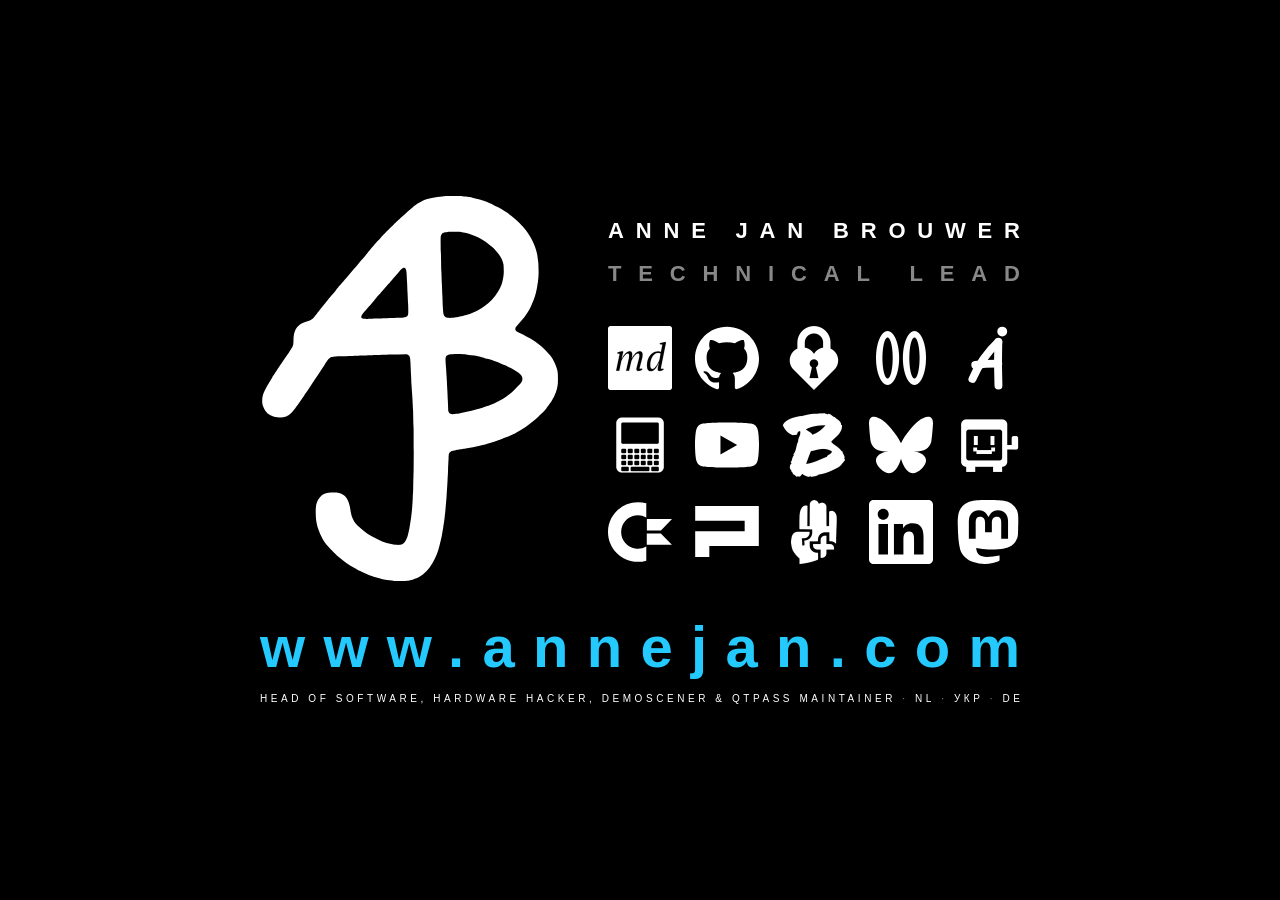
<file: index.html>
<!DOCTYPE html>
<html lang="en">
  <head>
    <meta charset="utf-8" />
    <meta name="viewport" content="width=device-width, initial-scale=1" />
    <title>Anne Jan Brouwer – technical lead, open source and hardware</title>
    <meta name="description" content="Anne Jan Brouwer (the_JinX): technical lead, 20+ years in software, infrastructure and hardware. Head of Engineering, Badge.Team co-founder, QtPass maintainer." />
    <meta name="author" content="Anne Jan Brouwer" />
    <meta name="google-site-verification" content="LHCblJujsrwv8VXX79l2VZ6NIiQAtNWG8qFaHrk1K-w" />
    <meta name="color-scheme" content="dark" />
    <meta name="theme-color" content="#000000" />
    <link rel="me" href="https://mastodon.social/@annejan" />
    <link rel="icon" href="/favicon.ico" sizes="any" />
    <link rel="canonical" href="https://annejan.com/" />
    <meta property="og:type" content="profile" />
    <meta property="og:locale" content="en_GB" />
    <meta property="og:url" content="https://annejan.com/" />
    <meta property="og:site_name" content="Anne Jan Brouwer" />
    <meta property="og:title" content="Anne Jan Brouwer – technical lead, open source and hardware" />
    <meta property="og:description" content="Anne Jan Brouwer (the_JinX): technical lead, 20+ years in software, infrastructure and hardware. Head of Engineering, Badge.Team co-founder, QtPass maintainer." />
    <meta property="og:image" content="https://annejan.com/og.png" />
    <meta property="og:image:width" content="1200" />
    <meta property="og:image:height" content="630" />
    <meta property="og:image:alt" content="AJB monogram with the name Anne Jan Brouwer" />
    <meta property="profile:first_name" content="Anne Jan" />
    <meta property="profile:last_name" content="Brouwer" />
    <meta name="twitter:card" content="summary_large_image" />
    <meta name="twitter:image:alt" content="AJB monogram with the name Anne Jan Brouwer" />
    <meta name="fediverse:creator" content="@annejan@mastodon.social" />
    <link rel="apple-touch-icon" href="/apple-touch-icon.png" />
    <link rel="author" href="/humans.txt" type="text/plain" />
    <script type="application/ld+json">
      {
        "@context": "https://schema.org",
        "@type": "Person",
        "@id": "https://annejan.com/#person",
        "name": "Anne Jan Brouwer",
        "alternateName": "the_JinX",
        "url": "https://annejan.com/",
        "jobTitle": "Head of Engineering",
        "worksFor": {
          "@type": "GovernmentOrganization",
          "name": "Dutch Ministry of Health, Welfare and Sport",
          "url": "https://www.rijksoverheid.nl/ministeries/ministerie-van-volksgezondheid-welzijn-en-sport"
        },
        "memberOf": [
          {
            "@type": "Organization",
            "name": "Badge.Team",
            "url": "https://badge.team/"
          },
          {
            "@type": "Organization",
            "name": "deFEEST",
            "url": "https://www.pouet.net/groups.php?which=11310"
          }
        ],
        "knowsAbout": [
          "Software engineering",
          "DevSecOps",
          "Open source",
          "Embedded systems",
          "ESP32",
          "FPGA",
          "C",
          "C++",
          "Python",
          "PHP",
          "Rust",
          "Linux",
          "FreeBSD",
          "SBOM",
          "Cyber Resilience Act"
        ],
        "sameAs": [
          "https://www.linkedin.com/in/annejanbrouwer/",
          "https://github.com/annejan",
          "https://mastodon.social/@annejan",
          "https://maindeck.eu/md/annejanbrouwer",
          "https://bsky.app/profile/annejan.com",
          "https://www.youtube.com/@AnneJan",
          "https://www.pouet.net/user.php?who=25361",
          "https://csdb.dk/scener/?id=13647"
        ]
      }
    </script>
    <script type="application/ld+json">
      {
        "@context": "https://schema.org",
        "@type": "WebSite",
        "@id": "https://annejan.com/#website",
        "name": "Anne Jan Brouwer",
        "alternateName": [
          "annejan.com"
        ],
        "url": "https://annejan.com/",
        "publisher": {
          "@id": "https://annejan.com/#person"
        }
      }
    </script>
    <link rel="stylesheet" href="/style.css" />
    <script src="/fx/ajb-draw.js"></script>
    <script src="/site.js" defer></script>
    <script src="/fx/transit.js" defer></script>
  </head>
  <body class="home">
    <main id="card">
      <img id="mark" src="/ajb.svg" width="603" height="781" alt="AJB monogram of Anne Jan Brouwer" />
      <header>
        <h1>Anne Jan Brouwer</h1>
        <h2>Technical lead</h2>
      </header>
      <ul class="social">
        <li>
          <a href="/ai-key/" class="zoom" title="The AI key">
            <svg viewBox="24 -4 486 778" aria-hidden="true"><g fill="none" stroke="currentColor" stroke-width="96" stroke-linecap="round" stroke-linejoin="round"><path d="M78 640 Q190 380 392 190"/><path d="M392 190 Q384 470 394 720"/><path d="M112 470 Q250 452 392 454"/></g><circle cx="440" cy="64" r="60"/></svg>
            <span class="sr">The AI key</span>
          </a>
        </li>
        <li>
          <a href="https://www.linkedin.com/in/annejanbrouwer/" title="LinkedIn">
            <!-- SPDX-SnippetBegin -->
            <!-- SPDX-SnippetCopyrightText: Simple Icons contributors -->
            <!-- SPDX-License-Identifier: CC0-1.0 -->
            <svg viewBox="0 0 24 24" aria-hidden="true"><path d="M20.447 20.452h-3.554v-5.569c0-1.328-.027-3.037-1.852-3.037-1.853 0-2.136 1.445-2.136 2.939v5.667H9.351V9h3.414v1.561h.046c.477-.9 1.637-1.85 3.37-1.85 3.601 0 4.267 2.37 4.267 5.455v6.286zM5.337 7.433c-1.144 0-2.063-.926-2.063-2.065 0-1.138.92-2.063 2.063-2.063 1.14 0 2.064.925 2.064 2.063 0 1.139-.925 2.065-2.064 2.065zm1.782 13.019H3.555V9h3.564v11.452zM22.225 0H1.771C.792 0 0 .774 0 1.729v20.542C0 23.227.792 24 1.771 24h20.451C23.2 24 24 23.227 24 22.271V1.729C24 .774 23.2 0 22.222 0h.003z"/></svg>
            <!-- SPDX-SnippetEnd -->
            <span class="sr">LinkedIn</span>
          </a>
        </li>
        <li>
          <a href="https://github.com/annejan/" title="GitHub">
            <!-- SPDX-SnippetBegin -->
            <!-- SPDX-SnippetCopyrightText: Simple Icons contributors -->
            <!-- SPDX-License-Identifier: CC0-1.0 -->
            <svg viewBox="0 0 24 24" aria-hidden="true"><path d="M12 .297c-6.63 0-12 5.373-12 12 0 5.303 3.438 9.8 8.205 11.385.6.113.82-.258.82-.577 0-.285-.01-1.04-.015-2.04-3.338.724-4.042-1.61-4.042-1.61C4.422 18.07 3.633 17.7 3.633 17.7c-1.087-.744.084-.729.084-.729 1.205.084 1.838 1.236 1.838 1.236 1.07 1.835 2.809 1.305 3.495.998.108-.776.417-1.305.76-1.605-2.665-.3-5.466-1.332-5.466-5.93 0-1.31.465-2.38 1.235-3.22-.135-.303-.54-1.523.105-3.176 0 0 1.005-.322 3.3 1.23.96-.267 1.98-.399 3-.405 1.02.006 2.04.138 3 .405 2.28-1.552 3.285-1.23 3.285-1.23.645 1.653.24 2.873.12 3.176.765.84 1.23 1.91 1.23 3.22 0 4.61-2.805 5.625-5.475 5.92.42.36.81 1.096.81 2.22 0 1.606-.015 2.896-.015 3.286 0 .315.21.69.825.57C20.565 22.092 24 17.592 24 12.297c0-6.627-5.373-12-12-12"/></svg>
            <!-- SPDX-SnippetEnd -->
            <span class="sr">GitHub</span>
          </a>
        </li>
        <li>
          <a href="https://maindeck.eu/md/annejanbrouwer" title="MainDeck">
            <span class="icon maindeck" aria-hidden="true"></span>
            <span class="sr">MainDeck</span>
          </a>
        </li>
        <li>
          <a href="https://qtpass.org/" title="QtPass">
            <span class="icon qtpass" aria-hidden="true"></span>
            <span class="sr">QtPass</span>
          </a>
        </li>
        <li>
          <a href="https://badge.team/" title="Badge.Team">
            <span class="icon badgeteam" aria-hidden="true"></span>
            <span class="sr">Badge.Team</span>
          </a>
        </li>
        <li>
          <a href="/konsool/" class="zoom" title="Konsool apps">
            <span class="icon konsool" aria-hidden="true"></span>
            <span class="sr">Konsool apps</span>
          </a>
        </li>
        <li>
          <a href="/portals/" class="zoom" title="Portals for the Konsool">
            <span class="icon portals" aria-hidden="true"></span>
            <span class="sr">Portals for the Konsool</span>
          </a>
        </li>
        <li>
          <a href="/tic80/" class="zoom" title="TIC-80 for the Konsool">
            <span class="icon tic80" aria-hidden="true"></span>
            <span class="sr">TIC-80 for the Konsool</span>
          </a>
        </li>
        <li>
          <a href="https://aidtoukraine.nl/" title="Aid to Ukraine">
            <span class="icon aidtoukraine" aria-hidden="true"></span>
            <span class="sr">Aid to Ukraine</span>
          </a>
        </li>
        <li>
          <a href="https://mastodon.social/@annejan" rel="me" title="Mastodon">
            <!-- SPDX-SnippetBegin -->
            <!-- SPDX-SnippetCopyrightText: Simple Icons contributors -->
            <!-- SPDX-License-Identifier: CC0-1.0 -->
            <svg viewBox="0 0 24 24" aria-hidden="true"><path d="M23.268 5.313c-.35-2.578-2.617-4.61-5.304-5.004C17.51.242 15.792 0 11.813 0h-.03c-3.98 0-4.835.242-5.288.309C3.882.692 1.496 2.518.917 5.127.64 6.412.61 7.837.661 9.143c.074 1.874.088 3.745.26 5.611.118 1.24.325 2.47.62 3.68.55 2.237 2.777 4.098 4.96 4.857 2.336.792 4.849.923 7.256.38.265-.061.527-.132.786-.213.585-.184 1.27-.39 1.774-.753a.057.057 0 0 0 .023-.043v-1.809a.052.052 0 0 0-.02-.041.053.053 0 0 0-.046-.01 20.282 20.282 0 0 1-4.709.545c-2.73 0-3.463-1.284-3.674-1.818a5.593 5.593 0 0 1-.319-1.433.053.053 0 0 1 .066-.054c1.517.363 3.072.546 4.632.546.376 0 .75 0 1.125-.01 1.57-.044 3.224-.124 4.768-.422.038-.008.077-.015.11-.024 2.435-.464 4.753-1.92 4.989-5.604.008-.145.03-1.52.03-1.67.002-.512.167-3.63-.024-5.545zm-3.748 9.195h-2.561V8.29c0-1.309-.55-1.976-1.67-1.976-1.23 0-1.846.79-1.846 2.35v3.403h-2.546V8.663c0-1.56-.617-2.35-1.848-2.35-1.112 0-1.668.668-1.67 1.977v6.218H4.822V8.102c0-1.31.337-2.35 1.011-3.12.696-.77 1.608-1.164 2.74-1.164 1.311 0 2.302.5 2.962 1.498l.638 1.06.638-1.06c.66-.999 1.65-1.498 2.96-1.498 1.13 0 2.043.395 2.74 1.164.675.77 1.012 1.81 1.012 3.12z"/></svg>
            <!-- SPDX-SnippetEnd -->
            <span class="sr">Mastodon</span>
          </a>
        </li>
        <li>
          <a href="https://bsky.app/profile/annejan.com" title="Bluesky">
            <!-- SPDX-SnippetBegin -->
            <!-- SPDX-SnippetCopyrightText: Simple Icons contributors -->
            <!-- SPDX-License-Identifier: CC0-1.0 -->
            <svg viewBox="0 0 24 24" aria-hidden="true"><path d="M5.202 2.857C7.954 4.922 10.913 9.11 12 11.358c1.087-2.247 4.046-6.436 6.798-8.501C20.783 1.366 24 .213 24 3.883c0 .732-.42 6.156-.667 7.037-.856 3.061-3.978 3.842-6.755 3.37 4.854.826 6.089 3.562 3.422 6.299-5.065 5.196-7.28-1.304-7.847-2.97-.104-.305-.152-.448-.153-.327 0-.121-.05.022-.153.327-.568 1.666-2.782 8.166-7.847 2.97-2.667-2.737-1.432-5.473 3.422-6.3-2.777.473-5.899-.308-6.755-3.369C.42 10.04 0 4.615 0 3.883c0-3.67 3.217-2.517 5.202-1.026"/></svg>
            <!-- SPDX-SnippetEnd -->
            <span class="sr">Bluesky</span>
          </a>
        </li>
        <li>
          <a href="https://www.youtube.com/@AnneJan" title="YouTube">
            <!-- SPDX-SnippetBegin -->
            <!-- SPDX-SnippetCopyrightText: Simple Icons contributors -->
            <!-- SPDX-License-Identifier: CC0-1.0 -->
            <svg viewBox="0 0 24 24" aria-hidden="true"><path d="M23.498 6.186a3.016 3.016 0 0 0-2.122-2.136C19.505 3.545 12 3.545 12 3.545s-7.505 0-9.377.505A3.017 3.017 0 0 0 .502 6.186C0 8.07 0 12 0 12s0 3.93.502 5.814a3.016 3.016 0 0 0 2.122 2.136c1.871.505 9.376.505 9.376.505s7.505 0 9.377-.505a3.015 3.015 0 0 0 2.122-2.136C24 15.93 24 12 24 12s0-3.93-.502-5.814zM9.545 15.568V8.432L15.818 12l-6.273 3.568z"/></svg>
            <!-- SPDX-SnippetEnd -->
            <span class="sr">YouTube</span>
          </a>
        </li>
        <li>
          <a href="https://www.pouet.net/user.php?who=25361" title="pouët.net">
            <span class="icon pouet" aria-hidden="true"></span>
            <span class="sr">pouët.net</span>
          </a>
        </li>
        <li>
          <a href="https://csdb.dk/scener/?id=13647" title="CSDb">
            <!-- SPDX-SnippetBegin -->
            <!-- SPDX-SnippetCopyrightText: Simple Icons contributors -->
            <!-- SPDX-License-Identifier: CC0-1.0 -->
            <svg viewBox="0 0 24 24" aria-hidden="true"><path d="M11.202.798C5.016.798 0 5.814 0 12s5.016 11.202 11.202 11.202c1.094 0 2.153-.157 3.154-.45v-5.335a6.27 6.27 0 1 1 0-10.839v-5.33c-1-.293-2.057-.45-3.154-.45Zm3.375 6.343v4.304h5.27L24 7.14Zm-.037 5.377v4.304h9.423l-4.156-4.304z"/></svg>
            <!-- SPDX-SnippetEnd -->
            <span class="sr">CSDb</span>
          </a>
        </li>
      </ul>
      <p class="www">www.annejan.com</p>
      <p class="tag"><a class="fade" href="/portfolio/">Head of Software, hardware hacker, demoscener &amp; QtPass maintainer</a>&nbsp;·&nbsp;<a class="fade" href="/portfolio/nl/" lang="nl" hreflang="nl" title="Cv in het Nederlands">NL</a>&nbsp;·&nbsp;<a class="fade" href="/portfolio/uk/" lang="uk" hreflang="uk" title="Резюме українською">УКР</a>&nbsp;·&nbsp;<a class="fade" href="/portfolio/de/" lang="de" hreflang="de" title="Lebenslauf auf Deutsch">DE</a></p>
    </main>
  </body>
</html>
</file>
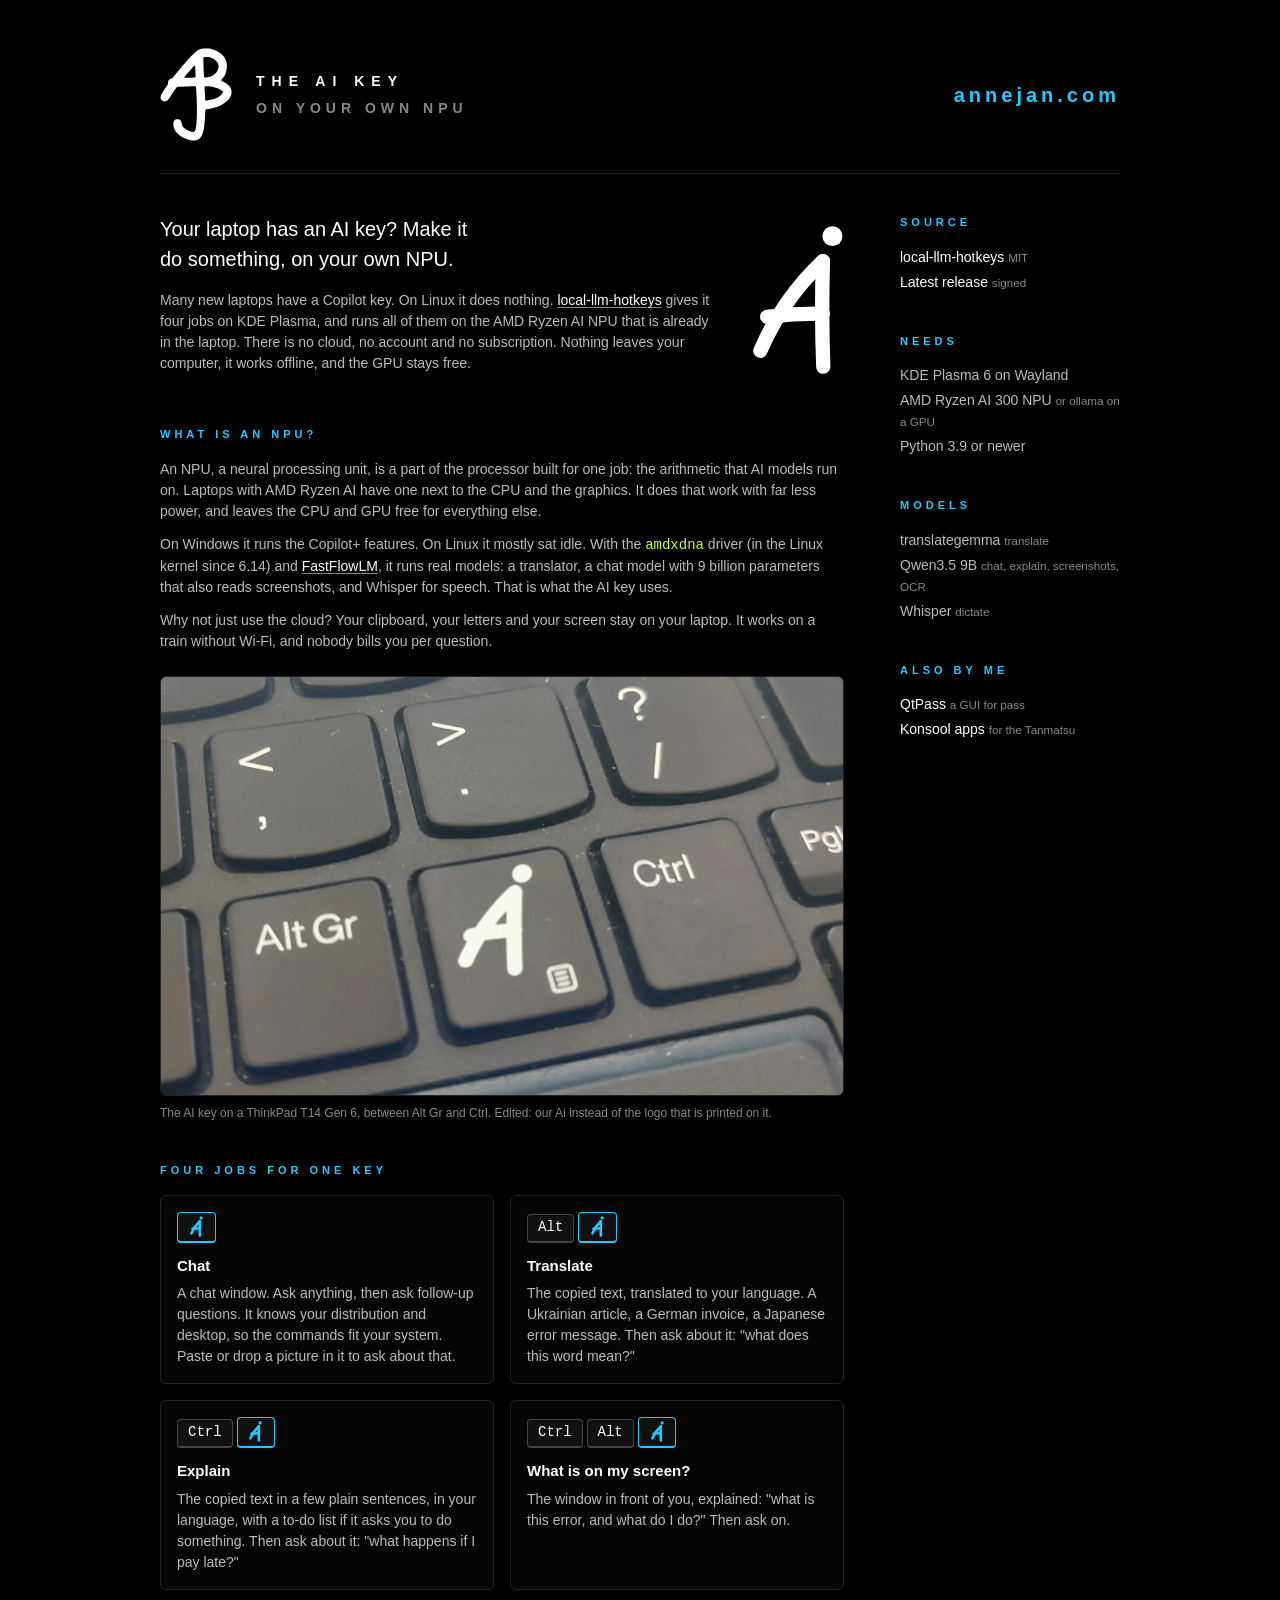
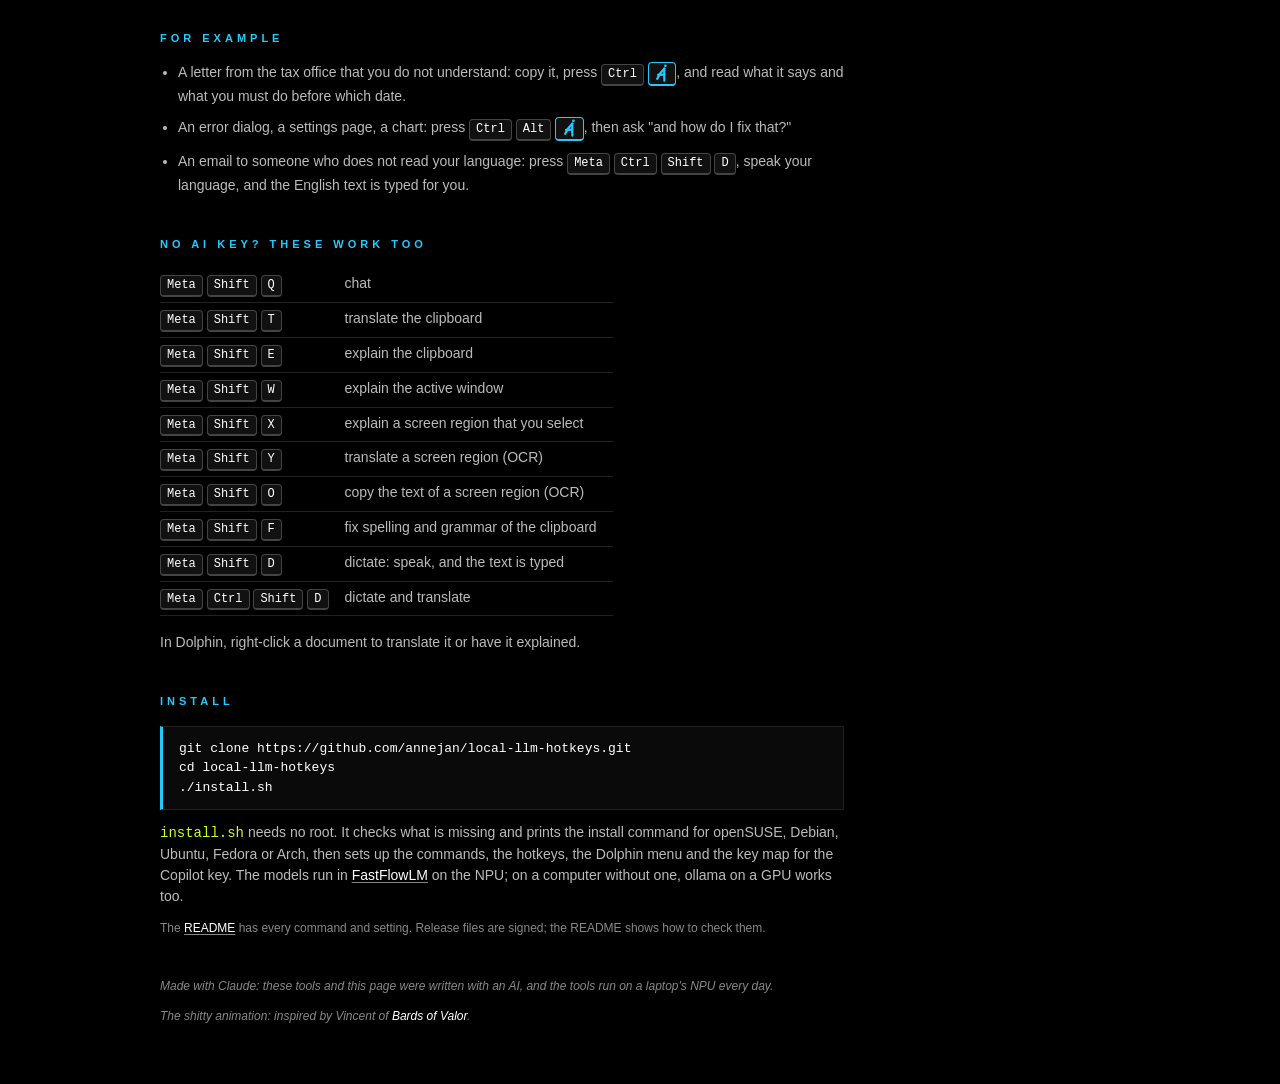
<file: ai-key/index.html>
<!DOCTYPE html>
<html lang="en">
  <head>
    <meta charset="utf-8" />
    <meta name="viewport" content="width=device-width, initial-scale=1" />
    <title>The AI key, on your own NPU – Anne Jan Brouwer</title>
    <meta name="description" content="Your laptop has an AI key? local-llm-hotkeys gives it four jobs on KDE Plasma: chat, translate, explain text and screenshots. Everything runs on the AMD Ryzen AI NPU in the laptop, offline." />
    <meta name="author" content="Anne Jan Brouwer" />
    <meta name="theme-color" content="#000000" />
    <link rel="icon" href="/ai-key/icon-32.png" sizes="32x32" type="image/png" />
    <link rel="icon" href="/ai-key/icon.svg" type="image/svg+xml" />
    <link rel="apple-touch-icon" href="/ai-key/apple-touch-icon.png" />
    <link rel="canonical" href="https://annejan.com/ai-key/" />
    <meta property="og:type" content="website" />
    <meta property="og:url" content="https://annejan.com/ai-key/" />
    <meta property="og:site_name" content="Anne Jan Brouwer" />
    <meta property="og:title" content="The AI key, on your own NPU" />
    <meta property="og:description" content="Make the Copilot key on your Linux laptop do something: chat, translate and explain, on the NPU, offline." />
    <meta property="og:image" content="https://annejan.com/ai-key/og.jpg" />
    <meta property="og:image:type" content="image/jpeg" />
    <meta property="og:image:width" content="1200" />
    <meta property="og:image:height" content="630" />
    <meta property="og:image:alt" content="A laptop key with a hand-drawn Ai on it, glowing cyan, next to the words: The AI key, on your own NPU, annejan.com/ai-key." />
    <meta name="twitter:card" content="summary_large_image" />
    <meta name="twitter:image:alt" content="A laptop key with a hand-drawn Ai on it, glowing cyan, next to the words: The AI key, on your own NPU, annejan.com/ai-key." />
    <meta name="fediverse:creator" content="@annejan@mastodon.social" />
    <script type="application/ld+json">
      {
        "@context": "https://schema.org",
        "@type": "SoftwareApplication",
        "name": "local-llm-hotkeys",
        "url": "https://annejan.com/ai-key/",
        "description": "KDE Plasma hotkeys for the Copilot (AI) key: chat, translate and explain text and screenshots, and dictate, with local models on the AMD Ryzen AI NPU.",
        "applicationCategory": "UtilitiesApplication",
        "operatingSystem": "Linux (KDE Plasma 6)",
        "softwareVersion": "0.2.0",
        "image": "https://annejan.com/ai-key/og.jpg",
        "license": "https://opensource.org/licenses/MIT",
        "author": {
          "@type": "Person",
          "@id": "https://annejan.com/#person",
          "name": "Anne Jan Brouwer",
          "url": "https://annejan.com/"
        },
        "downloadUrl": "https://github.com/annejan/local-llm-hotkeys/releases/latest",
        "codeRepository": "https://github.com/annejan/local-llm-hotkeys",
        "isAccessibleForFree": true,
        "offers": {
          "@type": "Offer",
          "price": "0",
          "priceCurrency": "EUR"
        }
      }
    </script>
    <link rel="stylesheet" href="/style.css" />
    <link rel="stylesheet" href="/ai-key/ai-key.css" />
    <script src="/ai-key/arrive.js"></script>
    <script src="/fx/transit.js" defer></script>
    <script src="/ai-key/agent.js" defer></script>
  </head>
  <body class="cv app">
    <div class="page">
      <header>
        <a href="/#draw" id="home" class="fade" title="Home"><img src="/ajb.svg" width="603" height="781" alt="Anne Jan Brouwer – home" /></a>
        <div>
          <h1>The AI key</h1>
          <h2>On your own NPU</h2>
        </div>
        <p class="www">annejan.com</p>
      </header>

      <div class="columns">
        <main>
          <section class="intro">
            <div>
              <p class="lede">Your laptop has an AI key? Make it do something, on your own NPU.</p>
              <p>Many new laptops have a Copilot key. On Linux it does nothing. <a href="https://github.com/annejan/local-llm-hotkeys">local-llm-hotkeys</a> gives it four jobs on KDE Plasma, and runs all of them on the AMD Ryzen AI NPU that is already in the laptop. There is no cloud, no account and no subscription. Nothing leaves your computer, it works offline, and the GPU stays free.</p>
            </div>
            <button type="button" class="mark-button" aria-label="Ai"><img class="mark" src="/ai-key/ai.svg" width="462" height="754" alt="" /></button>
          </section>

          <section class="npu" aria-labelledby="npu-title">
            <h3 id="npu-title">What is an NPU?</h3>
            <p>An NPU, a neural processing unit, is a part of the processor built for one job: the arithmetic that AI models run on. Laptops with AMD Ryzen AI have one next to the CPU and the graphics. It does that work with far less power, and leaves the CPU and GPU free for everything else.</p>
            <p>On Windows it runs the Copilot+ features. On Linux it mostly sat idle. With the <code>amdxdna</code> driver (in the Linux kernel since 6.14) and <a href="https://fastflowlm.com/">FastFlowLM</a>, it runs real models: a translator, a chat model with 9 billion parameters that also reads screenshots, and Whisper for speech. That is what the AI key uses.</p>
            <p>Why not just use the cloud? Your clipboard, your letters and your screen stay on your laptop. It works on a train without Wi-Fi, and nobody bills you per question.</p>
            <figure class="photo">
              <img src="/ai-key/keyboard.webp" srcset="/ai-key/keyboard.webp 1200w, /ai-key/keyboard-2x.webp 2000w" sizes="(max-width: 760px) 100vw, 680px" width="1200" height="736" loading="lazy" alt="A ThinkPad keyboard: Alt Gr, then the AI key with a hand-drawn Ai on it, then Ctrl." />
              <figcaption>The AI key on a ThinkPad T14 Gen 6, between Alt Gr and Ctrl. Edited: our Ai instead of the logo that is printed on it.</figcaption>
            </figure>
          </section>

          <section aria-labelledby="jobs-title">
            <h3 id="jobs-title">Four jobs for one key</h3>
            <ul class="jobs">
              <li>
                <p class="combo"><kbd class="ai" title="Copilot key"><span class="glyph" aria-hidden="true"></span><span class="sr">Copilot</span></kbd></p>
                <h4>Chat</h4>
                <p>A chat window. Ask anything, then ask follow-up questions. It knows your distribution and desktop, so the commands fit your system. Paste or drop a picture in it to ask about that.</p>
              </li>
              <li>
                <p class="combo"><kbd>Alt</kbd> <kbd class="ai" title="Copilot key"><span class="glyph" aria-hidden="true"></span><span class="sr">Copilot</span></kbd></p>
                <h4>Translate</h4>
                <p>The copied text, translated to your language. A Ukrainian article, a German invoice, a Japanese error message. Then ask about it: "what does this word mean?"</p>
              </li>
              <li>
                <p class="combo"><kbd>Ctrl</kbd> <kbd class="ai" title="Copilot key"><span class="glyph" aria-hidden="true"></span><span class="sr">Copilot</span></kbd></p>
                <h4>Explain</h4>
                <p>The copied text in a few plain sentences, in your language, with a to-do list if it asks you to do something. Then ask about it: "what happens if I pay late?"</p>
              </li>
              <li>
                <p class="combo"><kbd>Ctrl</kbd> <kbd>Alt</kbd> <kbd class="ai" title="Copilot key"><span class="glyph" aria-hidden="true"></span><span class="sr">Copilot</span></kbd></p>
                <h4>What is on my screen?</h4>
                <p>The window in front of you, explained: "what is this error, and what do I do?" Then ask on.</p>
              </li>
            </ul>
          </section>

          <section aria-labelledby="examples-title">
            <h3 id="examples-title">For example</h3>
            <ul class="examples">
              <li>A letter from the tax office that you do not understand: copy it, press <kbd>Ctrl</kbd> <kbd class="ai" title="Copilot key"><span class="glyph" aria-hidden="true"></span><span class="sr">Copilot</span></kbd>, and read what it says and what you must do before which date.</li>
              <li>An error dialog, a settings page, a chart: press <kbd>Ctrl</kbd> <kbd>Alt</kbd> <kbd class="ai" title="Copilot key"><span class="glyph" aria-hidden="true"></span><span class="sr">Copilot</span></kbd>, then ask "and how do I fix that?"</li>
              <li>An email to someone who does not read your language: press <kbd>Meta</kbd> <kbd>Ctrl</kbd> <kbd>Shift</kbd> <kbd>D</kbd>, speak your language, and the English text is typed for you.</li>
            </ul>
          </section>

          <section aria-labelledby="keys-title">
            <h3 id="keys-title">No AI key? These work too</h3>
            <table class="keys">
              <tr><th><kbd>Meta</kbd> <kbd>Shift</kbd> <kbd>Q</kbd></th><td>chat</td></tr>
              <tr><th><kbd>Meta</kbd> <kbd>Shift</kbd> <kbd>T</kbd></th><td>translate the clipboard</td></tr>
              <tr><th><kbd>Meta</kbd> <kbd>Shift</kbd> <kbd>E</kbd></th><td>explain the clipboard</td></tr>
              <tr><th><kbd>Meta</kbd> <kbd>Shift</kbd> <kbd>W</kbd></th><td>explain the active window</td></tr>
              <tr><th><kbd>Meta</kbd> <kbd>Shift</kbd> <kbd>X</kbd></th><td>explain a screen region that you select</td></tr>
              <tr><th><kbd>Meta</kbd> <kbd>Shift</kbd> <kbd>Y</kbd></th><td>translate a screen region (OCR)</td></tr>
              <tr><th><kbd>Meta</kbd> <kbd>Shift</kbd> <kbd>O</kbd></th><td>copy the text of a screen region (OCR)</td></tr>
              <tr><th><kbd>Meta</kbd> <kbd>Shift</kbd> <kbd>F</kbd></th><td>fix spelling and grammar of the clipboard</td></tr>
              <tr><th><kbd>Meta</kbd> <kbd>Shift</kbd> <kbd>D</kbd></th><td>dictate: speak, and the text is typed</td></tr>
              <tr><th><kbd>Meta</kbd> <kbd>Ctrl</kbd> <kbd>Shift</kbd> <kbd>D</kbd></th><td>dictate and translate</td></tr>
            </table>
            <p>In Dolphin, right-click a document to translate it or have it explained.</p>
          </section>

          <section aria-labelledby="install-title">
            <h3 id="install-title">Install</h3>
<pre class="chamber"><code>git clone https://github.com/annejan/local-llm-hotkeys.git
cd local-llm-hotkeys
./install.sh</code></pre>
            <p><code>install.sh</code> needs no root. It checks what is missing and prints the install command for openSUSE, Debian, Ubuntu, Fedora or Arch, then sets up the commands, the hotkeys, the Dolphin menu and the key map for the Copilot key. The models run in <a href="https://github.com/FastFlowLM/FastFlowLM">FastFlowLM</a> on the NPU; on a computer without one, ollama on a GPU works too.</p>
            <p class="note">The <a href="https://github.com/annejan/local-llm-hotkeys#readme">README</a> has every command and setting. Release files are signed; the README shows how to check them.</p>
          </section>

          <p class="made">Made with Claude: these tools and this page were written with an AI, and the tools run on a laptop's NPU every day.</p>
          <p class="made">The shitty animation: inspired by Vincent of <a href="https://bardsofvalor.nl/">Bards of Valor</a>.</p>
        </main>

        <aside>
          <section>
            <h3>Source</h3>
            <ul>
              <li><a href="https://github.com/annejan/local-llm-hotkeys">local-llm-hotkeys</a> <small>MIT</small></li>
              <li><a href="https://github.com/annejan/local-llm-hotkeys/releases/latest">Latest release</a> <small>signed</small></li>
            </ul>
          </section>
          <section>
            <h3>Needs</h3>
            <ul>
              <li>KDE Plasma 6 on Wayland</li>
              <li>AMD Ryzen AI 300 NPU <small>or ollama on a GPU</small></li>
              <li>Python 3.9 or newer</li>
            </ul>
          </section>
          <section>
            <h3>Models</h3>
            <ul>
              <li>translategemma <small>translate</small></li>
              <li>Qwen3.5 9B <small>chat, explain, screenshots, OCR</small></li>
              <li>Whisper <small>dictate</small></li>
            </ul>
          </section>
          <section>
            <h3>Also by me</h3>
            <ul>
              <li><a href="https://qtpass.org/">QtPass</a> <small>a GUI for pass</small></li>
              <li><a href="/konsool/?Anne%20Jan%20Brouwer">Konsool apps</a> <small>for the Tanmatsu</small></li>
            </ul>
          </section>
        </aside>
      </div>
    </div>
  </body>
</html>
</file>
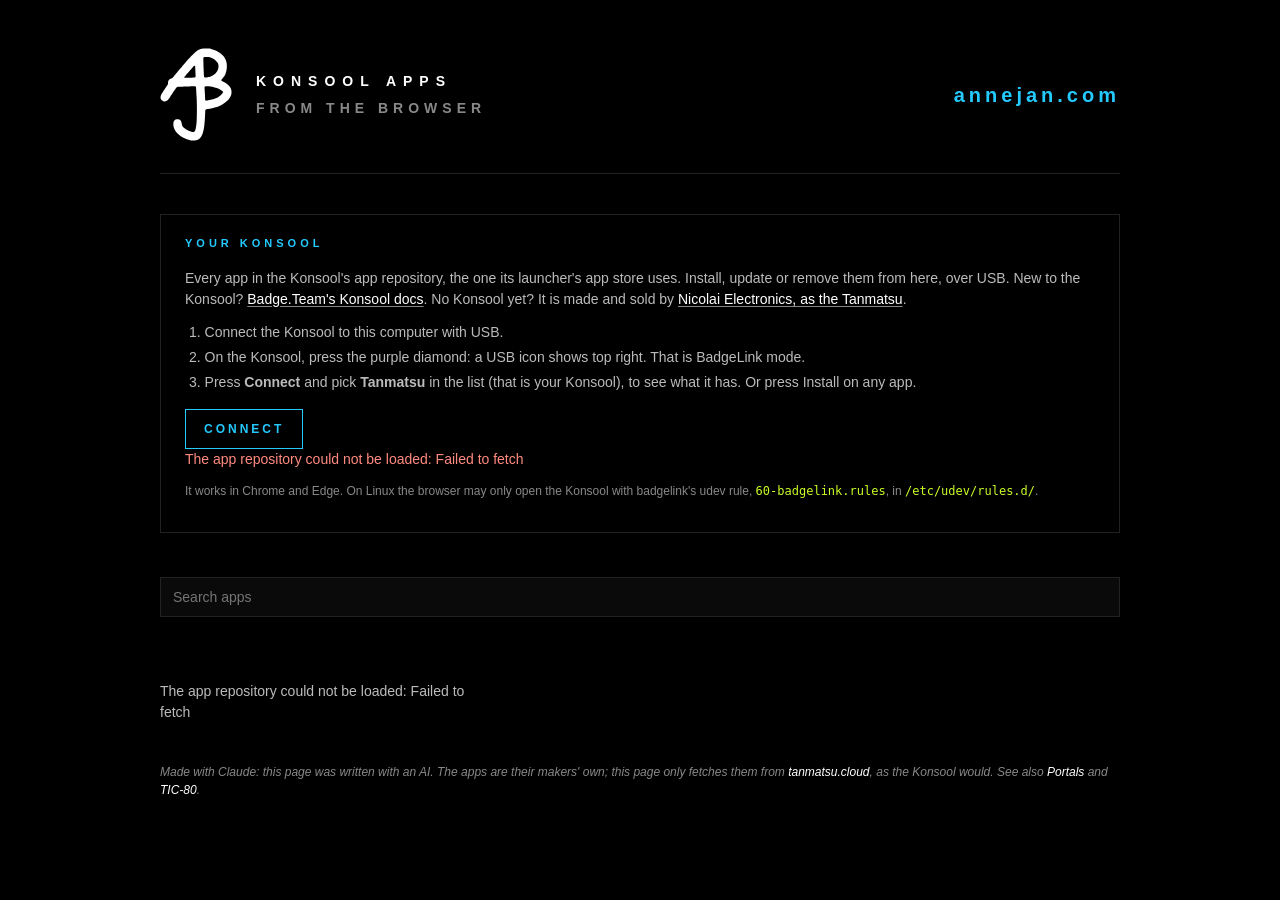
<file: konsool/index.html>
<!DOCTYPE html>
<html lang="en">
  <head>
    <meta charset="utf-8" />
    <meta name="viewport" content="width=device-width, initial-scale=1" />
    <title>Konsool apps – Anne Jan Brouwer</title>
    <meta name="description" content="Every app in the Konsool's (Tanmatsu's) app repository, to install, update or remove from the browser, over USB." />
    <meta name="author" content="Anne Jan Brouwer" />
    <meta name="theme-color" content="#000000" />
    <link rel="icon" href="/favicon.ico" sizes="any" />
    <link rel="canonical" href="https://annejan.com/konsool/" />
    <meta property="og:type" content="website" />
    <meta property="og:url" content="https://annejan.com/konsool/" />
    <meta property="og:site_name" content="Anne Jan Brouwer" />
    <meta property="og:title" content="Konsool apps" />
    <meta property="og:description" content="The Konsool's app store, in the browser: install apps on your badge over USB." />
    <meta property="og:image" content="https://annejan.com/og.png" />
    <meta property="og:image:width" content="1200" />
    <meta property="og:image:height" content="630" />
    <meta property="og:image:alt" content="AJB monogram with the name Anne Jan Brouwer" />
    <meta name="twitter:card" content="summary_large_image" />
    <meta name="fediverse:creator" content="@annejan@mastodon.social" />
    <link rel="stylesheet" href="/style.css" />
    <link rel="stylesheet" href="/konsool/konsool.css" />
    <script src="/fx/transit.js" defer></script>
    <script src="/konsool/badgelink.js" defer></script>
    <script src="/konsool/konsool.js" defer></script>
    <script src="/konsool/store.js" defer></script>
  </head>
  <body class="cv app">
    <div class="page">
      <header>
        <a href="/" id="home" class="fade" title="Home"><img src="/ajb.svg" width="603" height="781" alt="Anne Jan Brouwer – home" /></a>
        <div>
          <h1>Konsool apps</h1>
          <h2>From the browser</h2>
        </div>
        <p class="www">annejan.com</p>
      </header>

      <main class="store">
        <section class="konsool" aria-labelledby="connect-title">
          <h3 id="connect-title">Your Konsool</h3>
          <p>Every app in the Konsool's app repository, the one its launcher's app store uses. Install, update or remove them from here, over USB. New to the Konsool? <a href="https://badge.team/docs/badges/konsool/">Badge.Team's Konsool docs</a>. No Konsool yet? It is made and sold by <a href="https://nicolaielectronics.nl/tanmatsu/">Nicolai Electronics, as the Tanmatsu</a>.</p>
          <ol>
            <li>Connect the Konsool to this computer with USB.</li>
            <li>On the Konsool, press the purple diamond: a USB icon shows top right. That is BadgeLink mode.</li>
            <li>Press <strong>Connect</strong> and pick <strong>Tanmatsu</strong> in the list (that is your Konsool), to see what it has. Or press Install on any app.</li>
          </ol>
          <div class="actions">
            <button type="button" id="connect" class="install">Connect</button>
            <button type="button" id="update-all" class="install" hidden>Update all</button>
          </div>
          <p id="badge-status" class="status" role="status"></p>
          <p class="note">It works in Chrome and Edge. On Linux the browser may only open the Konsool with badgelink's udev rule, <code>60-badgelink.rules</code>, in <code>/etc/udev/rules.d/</code>.</p>
        </section>

        <section class="filters" aria-label="Find an app">
          <p id="repo" class="note"></p>
          <input id="search" type="search" placeholder="Search apps" aria-label="Search apps" autocomplete="off" />
          <div id="categories" class="chips" role="group" aria-label="Categories"></div>
          <div id="only" class="chips" role="group" aria-label="Show" hidden>
            <button type="button" data-only="" aria-pressed="true">every app</button>
            <button type="button" data-only="installed" aria-pressed="false">on my Konsool</button>
            <button type="button" data-only="updates" aria-pressed="false">updates</button>
          </div>
          <p id="shown" class="note" role="status"></p>
        </section>

        <section id="apps" class="cards" aria-label="Apps">
          <p>Loading the app repository…</p>
        </section>
        <p id="none" hidden>No app matches.</p>

        <p class="made">Made with Claude: this page was written with an AI. The apps are their makers' own; this page only fetches them from <a href="https://tanmatsu.cloud/">tanmatsu.cloud</a>, as the Konsool would. See also <a href="/portals/">Portals</a> and <a href="/tic80/">TIC-80</a>.</p>
      </main>
    </div>

    <template id="app-card">
      <article class="card">
        <img class="icon" width="64" height="64" alt="" loading="lazy" />
        <div class="body">
          <h4 class="name"><a></a></h4>
          <p class="facts"></p>
          <p class="about"></p>
          <details class="more"><summary>More</summary><dl></dl></details>
          <p class="badge" hidden></p>
          <div class="actions"></div>
          <div class="progress" role="progressbar" aria-label="Install progress" aria-valuemin="0" aria-valuemax="100" aria-valuenow="0" hidden><div class="bar"></div></div>
          <p class="line" role="status"></p>
        </div>
      </article>
    </template>
  </body>
</html>
</file>
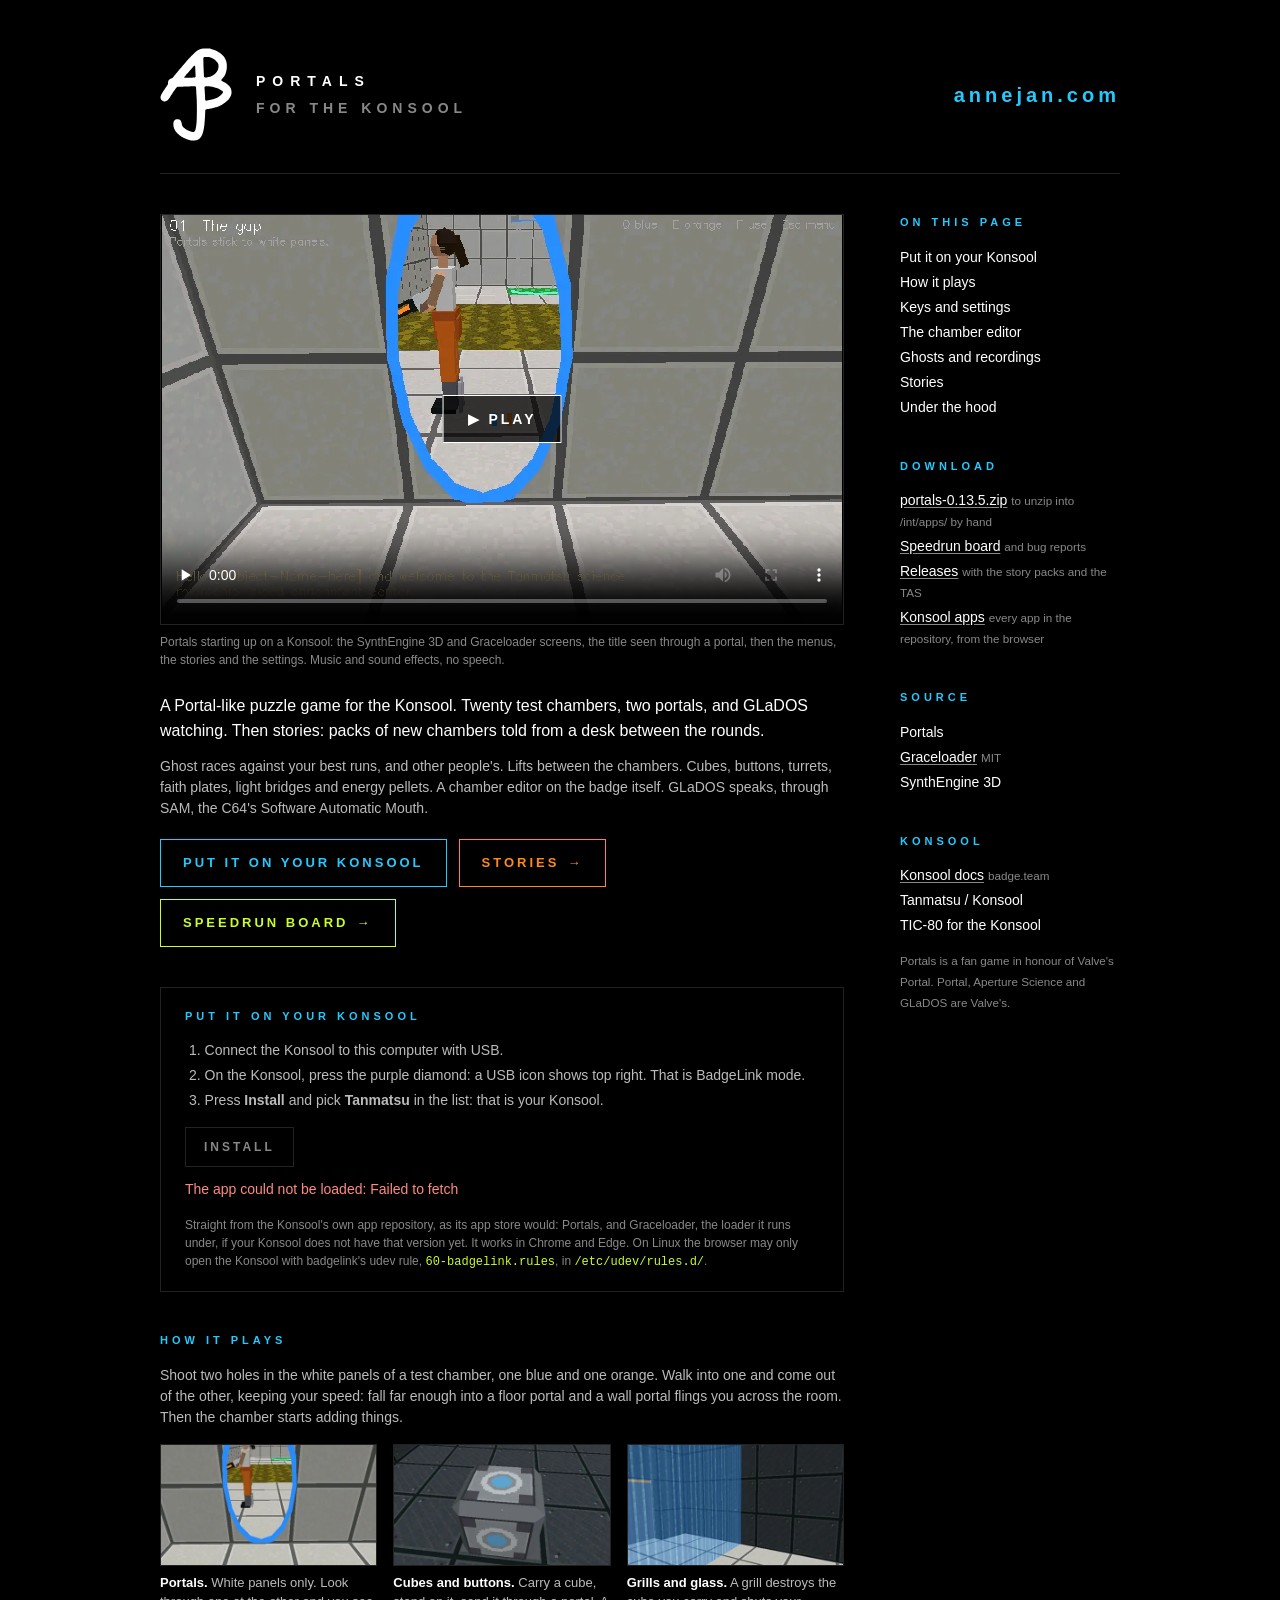
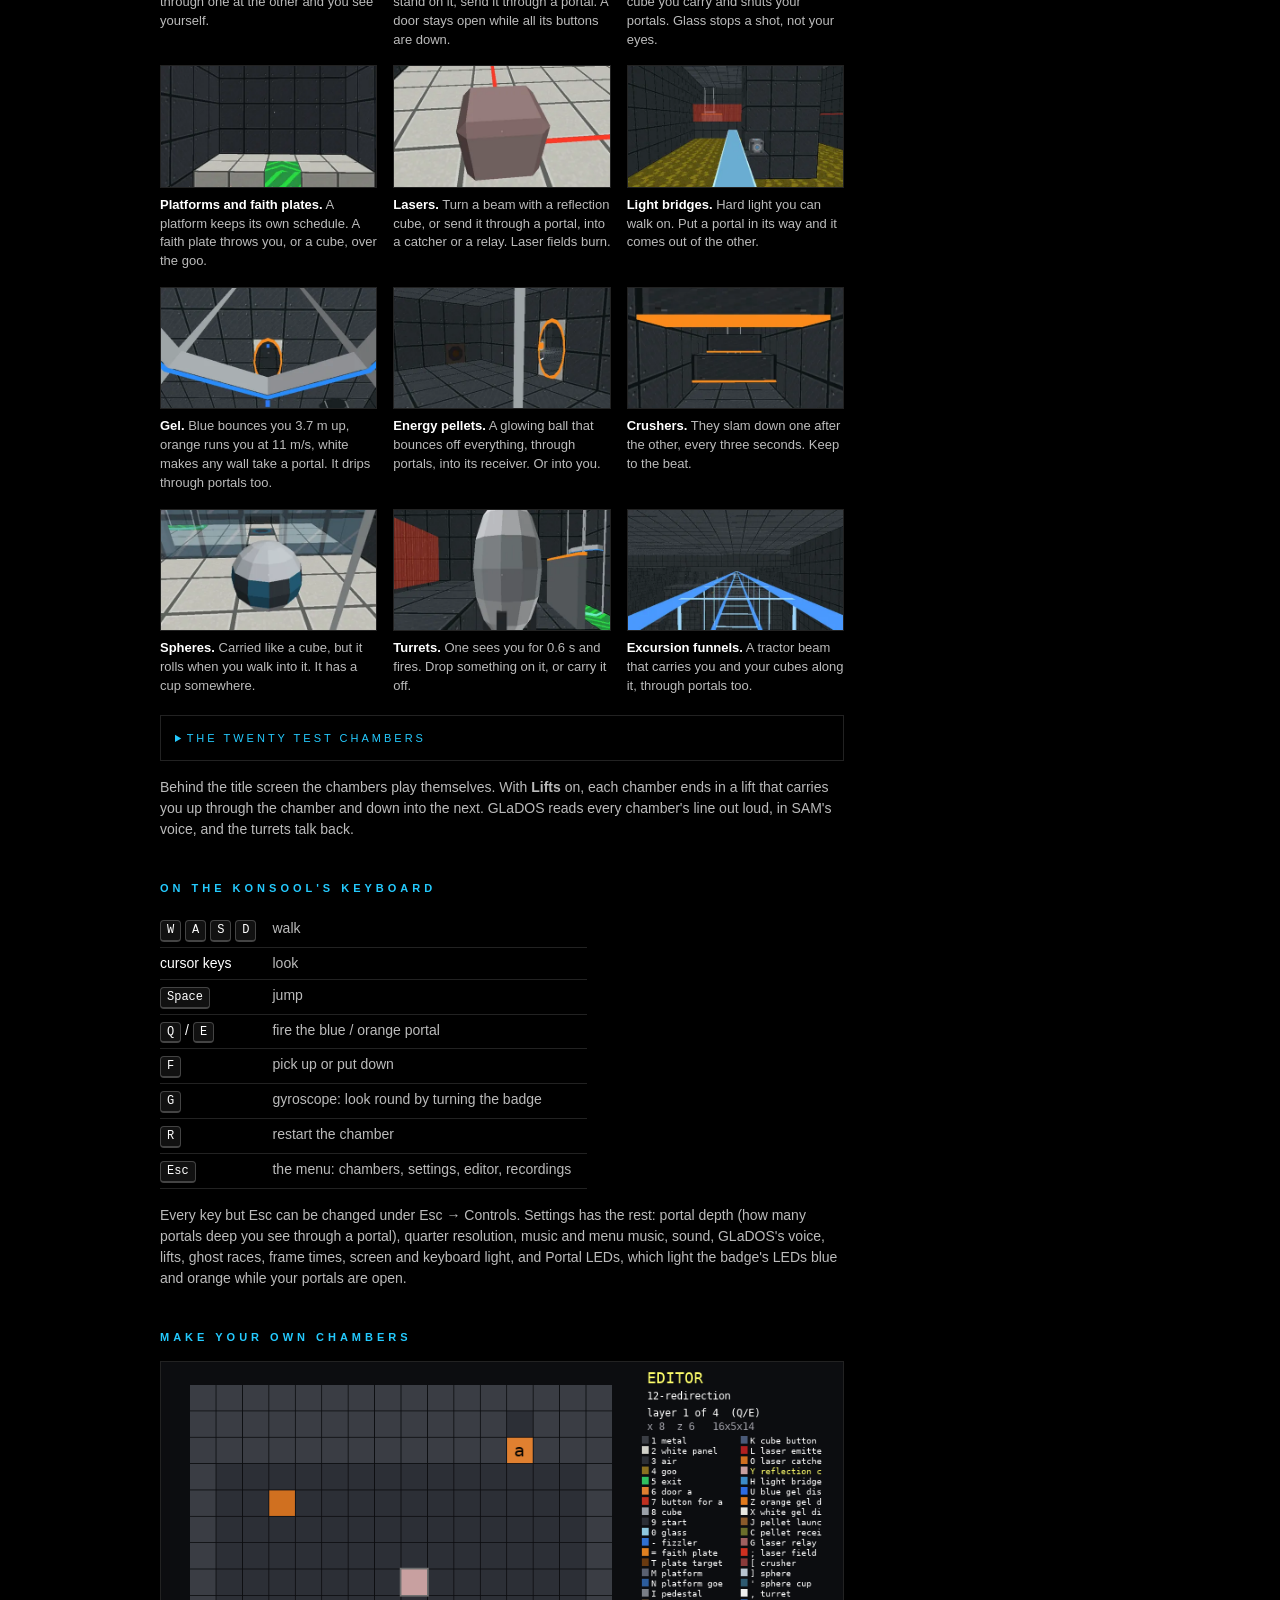
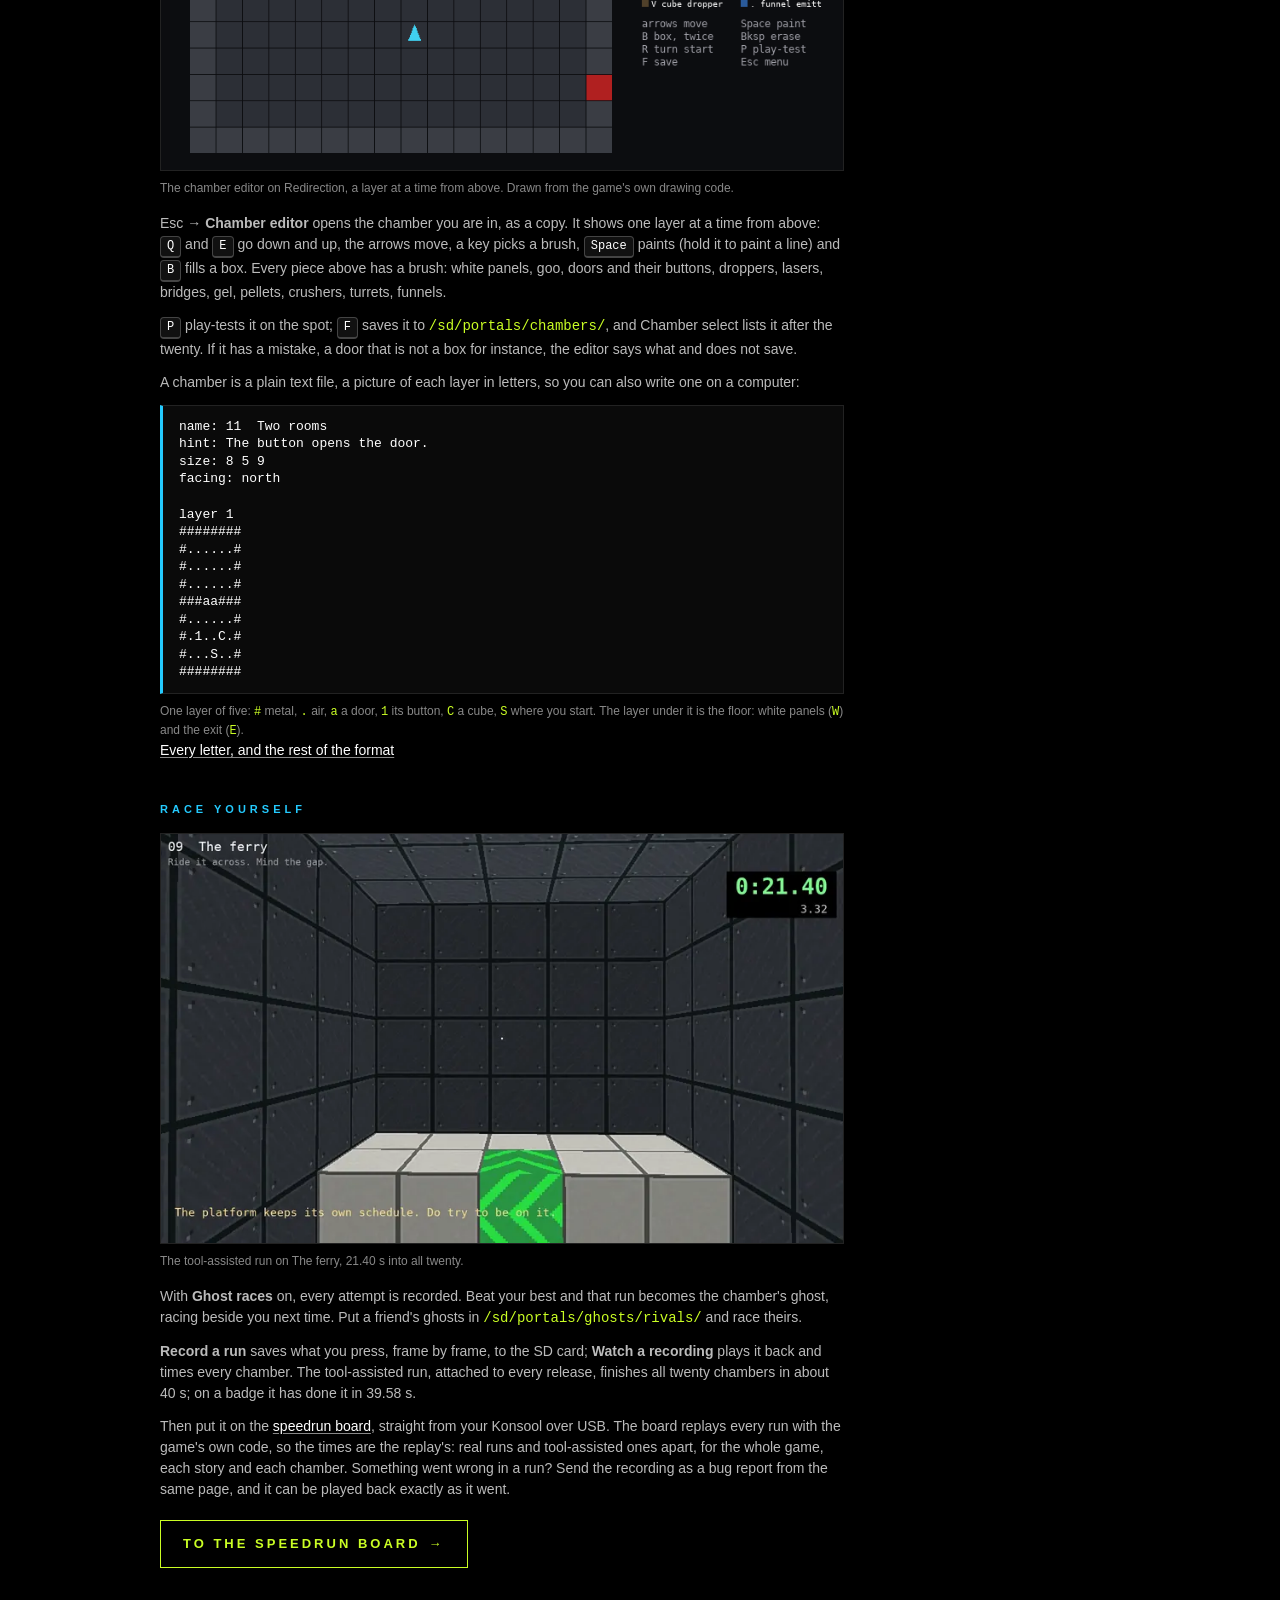
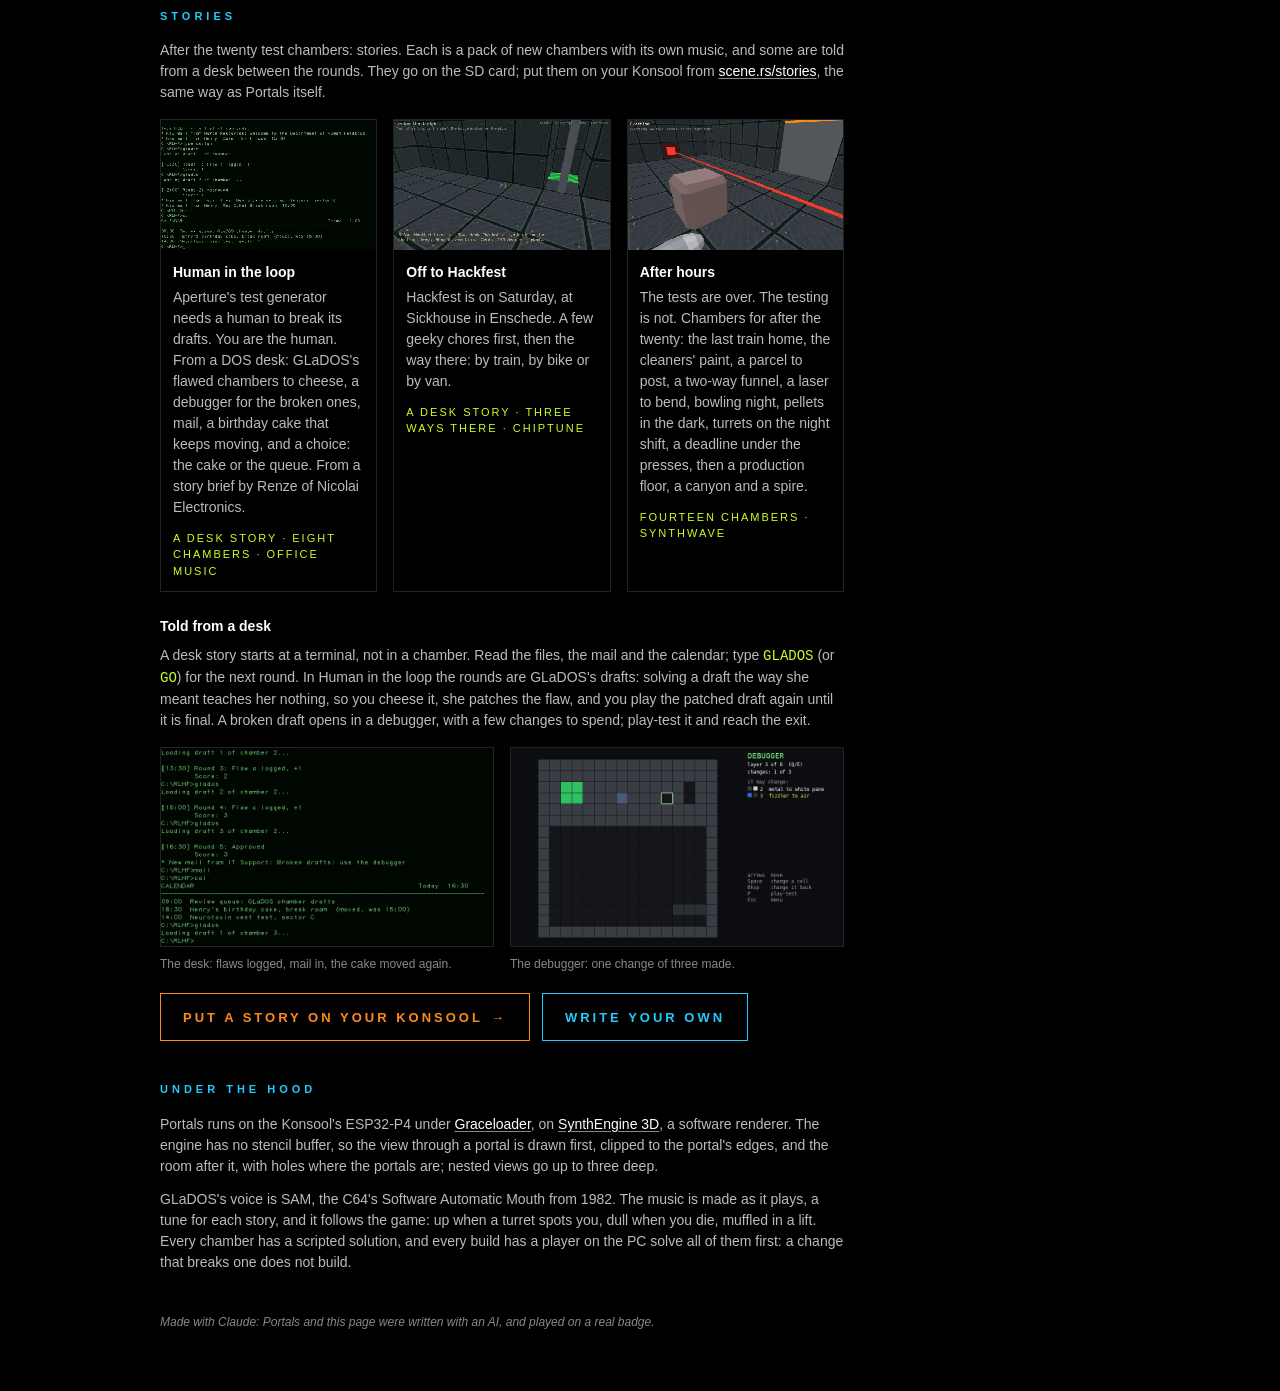
<file: portals/index.html>
<!DOCTYPE html>
<html lang="en">
  <head>
    <meta charset="utf-8" />
    <meta name="viewport" content="width=device-width, initial-scale=1" />
    <title>Portals for the Konsool – Anne Jan Brouwer</title>
    <meta name="description" content="Portals: a Portal-like puzzle game for the Konsool (Tanmatsu). Twenty test chambers, stories, ghost races and GLaDOS. Put it on your Konsool from this page, over USB." />
    <meta name="author" content="Anne Jan Brouwer" />
    <meta name="theme-color" content="#000000" />
    <link rel="icon" href="/favicon.ico" sizes="any" />
    <link rel="canonical" href="https://annejan.com/portals/" />
    <meta property="og:type" content="website" />
    <meta property="og:url" content="https://annejan.com/portals/" />
    <meta property="og:site_name" content="Anne Jan Brouwer" />
    <meta property="og:title" content="Portals for the Konsool" />
    <meta property="og:description" content="A Portal-like puzzle game for the Konsool. Put it on your badge from the browser, over USB." />
    <meta property="og:image" content="https://annejan.com/portals/poster.webp" />
    <meta property="og:image:width" content="800" />
    <meta property="og:image:height" content="480" />
    <meta property="og:image:alt" content="A test chamber in Portals, seen through a blue portal" />
    <meta name="twitter:card" content="summary_large_image" />
    <meta name="fediverse:creator" content="@annejan@mastodon.social" />
    <script type="application/ld+json">
      {
        "@context": "https://schema.org",
        "@type": "VideoGame",
        "name": "Portals",
        "url": "https://annejan.com/portals/",
        "description": "A Portal-like puzzle game for the Konsool (Tanmatsu): twenty test chambers, stories, ghost races and GLaDOS.",
        "image": "https://annejan.com/portals/poster.webp",
        "applicationCategory": "GameApplication",
        "gamePlatform": "Konsool (Tanmatsu)",
        "availableOnDevice": "Konsool (Tanmatsu)",
        "author": {
          "@type": "Person",
          "@id": "https://annejan.com/#person",
          "name": "Anne Jan Brouwer",
          "url": "https://annejan.com/"
        },
        "downloadUrl": "https://github.com/annejan/tanmatsu-portals-grace/releases",
        "isAccessibleForFree": true,
        "offers": {
          "@type": "Offer",
          "price": "0",
          "priceCurrency": "EUR"
        }
      }
    </script>
    <link rel="stylesheet" href="/style.css" />
    <link rel="stylesheet" href="/konsool/konsool.css" />
    <script src="/fx/transit.js" defer></script>
    <script src="/konsool/badgelink.js" defer></script>
    <script src="/konsool/konsool.js" defer></script>
    <script src="/konsool/install.js" defer></script>
    <script src="/konsool/video.js" defer></script>
  </head>
  <body class="cv app">
    <div class="page">
      <header>
        <a href="/" id="home" class="fade" title="Home"><img src="/ajb.svg" width="603" height="781" alt="Anne Jan Brouwer – home" /></a>
        <div>
          <h1>Portals</h1>
          <h2>For the Konsool</h2>
        </div>
        <p class="www">annejan.com</p>
      </header>

      <div class="columns">
        <main>
          <section>
            <div class="yt playable">
              <video class="film" src="/portals/portals-startup.mp4" poster="/portals/poster.webp" width="800" height="480" controls preload="none" aria-describedby="film-about"></video>
              <button type="button" class="yt-play" aria-label="Play the film of Portals starting up"><span aria-hidden="true">▶</span> Play</button>
            </div>
            <p class="caption" id="film-about">Portals starting up on a Konsool: the SynthEngine 3D and Graceloader screens, the title seen through a portal, then the menus, the stories and the settings. Music and sound effects, no speech.</p>
            <p class="lede">A Portal-like puzzle game for the Konsool. Twenty test chambers, two portals, and GLaDOS watching. Then stories: packs of new chambers told from a desk between the rounds.</p>
            <p>Ghost races against your best runs, and other people's. Lifts between the chambers. Cubes, buttons, turrets, faith plates, light bridges and energy pellets. A chamber editor on the badge itself. GLaDOS speaks, through SAM, the C64's Software Automatic Mouth.</p>
            <p class="ctas"><a class="cta" href="#install-title">Put it on your Konsool</a> <a class="cta orange" href="https://scene.rs/stories/">Stories <span aria-hidden="true">→</span></a> <a class="cta lime" href="https://scene.rs/runs/">Speedrun board <span aria-hidden="true">→</span></a></p>
          </section>

          <section class="konsool" data-app="com.annejan.portals" aria-labelledby="install-title">
            <h3 id="install-title">Put it on your Konsool</h3>
            <ol>
              <li>Connect the Konsool to this computer with USB.</li>
              <li>On the Konsool, press the purple diamond: a USB icon shows top right. That is BadgeLink mode.</li>
              <li>Press <strong>Install</strong> and pick <strong>Tanmatsu</strong> in the list: that is your Konsool.</li>
            </ol>
            <ul class="apps" aria-live="polite"></ul>
            <div class="actions">
              <button type="button" class="install">Install</button>
              <button type="button" class="start" hidden>Start it</button>
            </div>
            <div class="progress" role="progressbar" aria-label="Install progress" aria-valuemin="0" aria-valuemax="100" aria-valuenow="0" hidden><div class="bar"></div></div>
            <p class="status" role="status"></p>
            <p class="note">Straight from the Konsool's own app repository, as its app store would: Portals, and Graceloader, the loader it runs under, if your Konsool does not have that version yet. It works in Chrome and Edge. On Linux the browser may only open the Konsool with badgelink's udev rule, <code>60-badgelink.rules</code>, in <code>/etc/udev/rules.d/</code>.</p>
          </section>

          <section aria-labelledby="play-title">
            <h3 id="play-title">How it plays</h3>
            <p>Shoot two holes in the white panels of a test chamber, one blue and one orange. Walk into one and come out of the other, keeping your speed: fall far enough into a floor portal and a wall portal flings you across the room. Then the chamber starts adding things.</p>
            <div class="feats">
              <figure><img src="/portals/feat/portals.webp" width="480" height="270" alt="The player seen through a blue portal" loading="lazy" /><figcaption><b>Portals.</b> White panels only. Look through one at the other and you see yourself.</figcaption></figure>
              <figure><img src="/portals/feat/cubes.webp" width="480" height="270" alt="A cube on a floor button" loading="lazy" /><figcaption><b>Cubes and buttons.</b> Carry a cube, stand on it, send it through a portal. A door stays open while all its buttons are down.</figcaption></figure>
              <figure><img src="/portals/feat/fizzlers.webp" width="480" height="270" alt="A blue fizzler grill across a room" loading="lazy" /><figcaption><b>Grills and glass.</b> A grill destroys the cube you carry and shuts your portals. Glass stops a shot, not your eyes.</figcaption></figure>
              <figure><img src="/portals/feat/platforms.webp" width="480" height="270" alt="A moving platform over goo" loading="lazy" /><figcaption><b>Platforms and faith plates.</b> A platform keeps its own schedule. A faith plate throws you, or a cube, over the goo.</figcaption></figure>
              <figure><img src="/portals/feat/lasers.webp" width="480" height="270" alt="A reflection cube in a red laser beam" loading="lazy" /><figcaption><b>Lasers.</b> Turn a beam with a reflection cube, or send it through a portal, into a catcher or a relay. Laser fields burn.</figcaption></figure>
              <figure><img src="/portals/feat/bridges.webp" width="480" height="270" alt="A light bridge over goo" loading="lazy" /><figcaption><b>Light bridges.</b> Hard light you can walk on. Put a portal in its way and it comes out of the other.</figcaption></figure>
              <figure><img src="/portals/feat/gel.webp" width="480" height="270" alt="Blue gel under an orange portal" loading="lazy" /><figcaption><b>Gel.</b> Blue bounces you 3.7 m up, orange runs you at 11 m/s, white makes any wall take a portal. It drips through portals too.</figcaption></figure>
              <figure><img src="/portals/feat/pellets.webp" width="480" height="270" alt="An orange portal by a pellet receiver" loading="lazy" /><figcaption><b>Energy pellets.</b> A glowing ball that bounces off everything, through portals, into its receiver. Or into you.</figcaption></figure>
              <figure><img src="/portals/feat/crushers.webp" width="480" height="270" alt="Crushers in a corridor" loading="lazy" /><figcaption><b>Crushers.</b> They slam down one after the other, every three seconds. Keep to the beat.</figcaption></figure>
              <figure><img src="/portals/feat/spheres.webp" width="480" height="270" alt="A sphere on a white floor" loading="lazy" /><figcaption><b>Spheres.</b> Carried like a cube, but it rolls when you walk into it. It has a cup somewhere.</figcaption></figure>
              <figure><img src="/portals/feat/turrets.webp" width="480" height="270" alt="A turret in a test chamber" loading="lazy" /><figcaption><b>Turrets.</b> One sees you for 0.6 s and fires. Drop something on it, or carry it off.</figcaption></figure>
              <figure><img src="/portals/feat/funnels.webp" width="480" height="270" alt="An excursion funnel across a canyon" loading="lazy" /><figcaption><b>Excursion funnels.</b> A tractor beam that carries you and your cubes along it, through portals too.</figcaption></figure>
            </div>
            <details class="chambers">
              <summary>The twenty test chambers</summary>
              <ol>
                <li><b>The gap</b>: get across a pit of goo.</li>
                <li><b>The ledge</b>: up onto a ledge no jump reaches.</li>
                <li><b>The fling</b>: fall 10 m into a floor portal and fly out of a wall.</li>
                <li><b>The button</b>: a cube on a button holds a door open.</li>
                <li><b>Delivery</b>: the cube is up on a ledge, the button down below.</li>
                <li><b>Faith plate</b>: a plate throws you over the goo.</li>
                <li><b>The grill</b>: send the cube across through a portal instead.</li>
                <li><b>Through the glass</b>: you can see the exit, not shoot at it. Look over it.</li>
                <li><b>The ferry</b>: ride a moving platform across the goo.</li>
                <li><b>Two buttons</b>: a door that needs both at once.</li>
                <li><b>Against the clock</b>: three seconds of door, four seconds of walk.</li>
                <li><b>Redirection</b>: a laser, a catcher out of its line, and a cube to turn the beam.</li>
                <li><b>Hard light</b>: a bridge pointing the wrong way.</li>
                <li><b>Repulsion</b>: blue gel in the wrong place, a ledge too high.</li>
                <li><b>Catch</b>: an energy pellet, and a receiver out of its line.</li>
                <li><b>Relay</b>: a platform that waits for a laser, and a laser field on the ledge you hoped to use.</li>
                <li><b>Gauntlet</b>: a corridor under three crushers.</li>
                <li><b>Edgeless</b>: a sphere, and a cup behind glass.</li>
                <li><b>Sentry</b>: a turret guards the exit. It cannot see straight up.</li>
                <li><b>Excursion</b>: a tractor beam, and a ledge across the goo, high up.</li>
              </ol>
            </details>
            <p>Behind the title screen the chambers play themselves. With <strong>Lifts</strong> on, each chamber ends in a lift that carries you up through the chamber and down into the next. GLaDOS reads every chamber's line out loud, in SAM's voice, and the turrets talk back.</p>
          </section>

          <section aria-labelledby="keys-title">
            <h3 id="keys-title">On the Konsool's keyboard</h3>
            <table class="keys">
              <tbody>
                <tr><th scope="row"><kbd>W</kbd> <kbd>A</kbd> <kbd>S</kbd> <kbd>D</kbd></th><td>walk</td></tr>
                <tr><th scope="row">cursor keys</th><td>look</td></tr>
                <tr><th scope="row"><kbd>Space</kbd></th><td>jump</td></tr>
                <tr><th scope="row"><kbd>Q</kbd> / <kbd>E</kbd></th><td>fire the blue / orange portal</td></tr>
                <tr><th scope="row"><kbd>F</kbd></th><td>pick up or put down</td></tr>
                <tr><th scope="row"><kbd>G</kbd></th><td>gyroscope: look round by turning the badge</td></tr>
                <tr><th scope="row"><kbd>R</kbd></th><td>restart the chamber</td></tr>
                <tr><th scope="row"><kbd>Esc</kbd></th><td>the menu: chambers, settings, editor, recordings</td></tr>
              </tbody>
            </table>
            <p>Every key but Esc can be changed under Esc → Controls. Settings has the rest: portal depth (how many portals deep you see through a portal), quarter resolution, music and menu music, sound, GLaDOS's voice, lifts, ghost races, frame times, screen and keyboard light, and Portal LEDs, which light the badge's LEDs blue and orange while your portals are open.</p>
          </section>

          <section aria-labelledby="editor-title">
            <h3 id="editor-title">Make your own chambers</h3>
            <figure class="shot"><img src="/portals/feat/editor.webp" width="800" height="480" alt="The chamber editor: a top-down map of Redirection, with a list of brushes" loading="lazy" /><figcaption>The chamber editor on Redirection, a layer at a time from above. Drawn from the game's own drawing code.</figcaption></figure>
            <p>Esc → <strong>Chamber editor</strong> opens the chamber you are in, as a copy. It shows one layer at a time from above: <kbd>Q</kbd> and <kbd>E</kbd> go down and up, the arrows move, a key picks a brush, <kbd>Space</kbd> paints (hold it to paint a line) and <kbd>B</kbd> fills a box. Every piece above has a brush: white panels, goo, doors and their buttons, droppers, lasers, bridges, gel, pellets, crushers, turrets, funnels.</p>
            <p><kbd>P</kbd> play-tests it on the spot; <kbd>F</kbd> saves it to <code>/sd/portals/chambers/</code>, and Chamber select lists it after the twenty. If it has a mistake, a door that is not a box for instance, the editor says what and does not save.</p>
            <p>A chamber is a plain text file, a picture of each layer in letters, so you can also write one on a computer:</p>
            <pre class="chamber"><code>name: 11  Two rooms
hint: The button opens the door.
size: 8 5 9
facing: north

layer 1
########
#......#
#......#
#......#
###aa###
#......#
#.1..C.#
#...S..#
########</code></pre>
            <p class="caption">One layer of five: <code>#</code> metal, <code>.</code> air, <code>a</code> a door, <code>1</code> its button, <code>C</code> a cube, <code>S</code> where you start. The layer under it is the floor: white panels (<code>W</code>) and the exit (<code>E</code>).</p>
            <p><a href="https://github.com/annejan/tanmatsu-portals-grace/blob/main/chambers/README.md">Every letter, and the rest of the format</a></p>
          </section>

          <section aria-labelledby="race-title">
            <h3 id="race-title">Race yourself</h3>
            <figure class="shot"><img src="/portals/feat/tas.webp" width="800" height="480" alt="The ferry chamber with a race timer in the corner" loading="lazy" /><figcaption>The tool-assisted run on The ferry, 21.40 s into all twenty.</figcaption></figure>
            <p>With <strong>Ghost races</strong> on, every attempt is recorded. Beat your best and that run becomes the chamber's ghost, racing beside you next time. Put a friend's ghosts in <code>/sd/portals/ghosts/rivals/</code> and race theirs.</p>
            <p><strong>Record a run</strong> saves what you press, frame by frame, to the SD card; <strong>Watch a recording</strong> plays it back and times every chamber. The tool-assisted run, attached to every release, finishes all twenty chambers in about 40 s; on a badge it has done it in 39.58 s.</p>
            <p>Then put it on the <a href="https://scene.rs/runs/">speedrun board</a>, straight from your Konsool over USB. The board replays every run with the game's own code, so the times are the replay's: real runs and tool-assisted ones apart, for the whole game, each story and each chamber. Something went wrong in a run? Send the recording as a bug report from the same page, and it can be played back exactly as it went.</p>
            <p class="ctas"><a class="cta lime" href="https://scene.rs/runs/">To the speedrun board <span aria-hidden="true">→</span></a></p>
          </section>

          <section aria-labelledby="stories-title">
            <h3 id="stories-title">Stories</h3>
            <p>After the twenty test chambers: stories. Each is a pack of new chambers with its own music, and some are told from a desk between the rounds. They go on the SD card; put them on your Konsool from <a href="https://scene.rs/stories/">scene.rs/stories</a>, the same way as Portals itself.</p>
            <div class="stories">
              <article class="story">
                <img src="/portals/stories/human-in-the-loop.webp" width="400" height="240" alt="A round of Human in the loop" loading="lazy" />
                <h4>Human in the loop</h4>
                <p>Aperture's test generator needs a human to break its drafts. You are the human. From a DOS desk: GLaDOS's flawed chambers to cheese, a debugger for the broken ones, mail, a birthday cake that keeps moving, and a choice: the cake or the queue. From a story brief by Renze of Nicolai Electronics.</p>
                <p class="meta">A desk story · eight chambers · office music</p>
              </article>
              <article class="story">
                <img src="/portals/stories/hackfest.webp" width="400" height="240" alt="A round of Off to Hackfest" loading="lazy" />
                <h4>Off to Hackfest</h4>
                <p>Hackfest is on Saturday, at Sickhouse in Enschede. A few geeky chores first, then the way there: by train, by bike or by van.</p>
                <p class="meta">A desk story · three ways there · chiptune</p>
              </article>
              <article class="story">
                <img src="/portals/stories/after-hours.webp" width="400" height="240" alt="A chamber of After hours" loading="lazy" />
                <h4>After hours</h4>
                <p>The tests are over. The testing is not. Chambers for after the twenty: the last train home, the cleaners' paint, a parcel to post, a two-way funnel, a laser to bend, bowling night, pellets in the dark, turrets on the night shift, a deadline under the presses, then a production floor, a canyon and a spire.</p>
                <p class="meta">Fourteen chambers · synthwave</p>
              </article>
            </div>
            <h4 class="sub">Told from a desk</h4>
            <p>A desk story starts at a terminal, not in a chamber. Read the files, the mail and the calendar; type <code>GLADOS</code> (or <code>GO</code>) for the next round. In Human in the loop the rounds are GLaDOS's drafts: solving a draft the way she meant teaches her nothing, so you cheese it, she patches the flaw, and you play the patched draft again until it is final. A broken draft opens in a debugger, with a few changes to spend; play-test it and reach the exit.</p>
            <div class="pair">
              <figure><img src="/portals/feat/desk.webp" width="800" height="480" alt="The terminal: rounds logged, mail, the calendar" loading="lazy" /><figcaption>The desk: flaws logged, mail in, the cake moved again.</figcaption></figure>
              <figure><img src="/portals/feat/debugger.webp" width="800" height="480" alt="The debugger: a top-down map with a fizzler taken out" loading="lazy" /><figcaption>The debugger: one change of three made.</figcaption></figure>
            </div>
            <p class="ctas"><a class="cta orange" href="https://scene.rs/stories/">Put a story on your Konsool <span aria-hidden="true">→</span></a> <a class="cta" href="https://github.com/annejan/tanmatsu-portals-grace/blob/main/dlc/README.md">Write your own</a></p>
          </section>


          <section aria-labelledby="hood-title">
            <h3 id="hood-title">Under the hood</h3>
            <p>Portals runs on the Konsool's ESP32-P4 under <a href="https://github.com/nullislandspace/tanmatsu-graceloader">Graceloader</a>, on <a href="https://github.com/nullislandspace/synthengine3D">SynthEngine 3D</a>, a software renderer. The engine has no stencil buffer, so the view through a portal is drawn first, clipped to the portal's edges, and the room after it, with holes where the portals are; nested views go up to three deep.</p>
            <p>GLaDOS's voice is SAM, the C64's Software Automatic Mouth from 1982. The music is made as it plays, a tune for each story, and it follows the game: up when a turret spots you, dull when you die, muffled in a lift. Every chamber has a scripted solution, and every build has a player on the PC solve all of them first: a change that breaks one does not build.</p>
          </section>

          <p class="made">Made with Claude: Portals and this page were written with an AI, and played on a real badge.</p>
        </main>

        <aside>
          <section>
            <h3>On this page</h3>
            <ul>
              <li><a href="#install-title">Put it on your Konsool</a></li>
              <li><a href="#play-title">How it plays</a></li>
              <li><a href="#keys-title">Keys and settings</a></li>
              <li><a href="#editor-title">The chamber editor</a></li>
              <li><a href="#race-title">Ghosts and recordings</a></li>
              <li><a href="#stories-title">Stories</a></li>
              <li><a href="#hood-title">Under the hood</a></li>
            </ul>
          </section>
          <section>
            <h3>Download</h3>
            <ul>
              <li><a href="https://github.com/annejan/tanmatsu-portals-grace/releases/download/v0.13.5/portals-0.13.5.zip">portals-0.13.5.zip</a> <small>to unzip into /int/apps/ by hand</small></li>
              <li><a href="https://scene.rs/runs/">Speedrun board</a> <small>and bug reports</small></li>
              <li><a href="https://github.com/annejan/tanmatsu-portals-grace/releases">Releases</a> <small>with the story packs and the TAS</small></li>
              <li><a href="/konsool/">Konsool apps</a> <small>every app in the repository, from the browser</small></li>
            </ul>
          </section>
          <section>
            <h3>Source</h3>
            <ul>
              <li><a href="https://github.com/annejan/tanmatsu-portals-grace">Portals</a></li>
              <li><a href="https://github.com/nullislandspace/tanmatsu-graceloader">Graceloader</a> <small>MIT</small></li>
              <li><a href="https://github.com/nullislandspace/synthengine3D">SynthEngine 3D</a></li>
            </ul>
          </section>
          <section>
            <h3>Konsool</h3>
            <ul>
              <li><a href="https://badge.team/docs/badges/konsool/">Konsool docs</a> <small>badge.team</small></li>
              <li><a href="https://nicolaielectronics.nl/tanmatsu/">Tanmatsu / Konsool</a></li>
              <li><a href="/tic80/">TIC-80 for the Konsool</a></li>
            </ul>
          </section>
          <p><small>Portals is a fan game in honour of Valve's Portal. Portal, Aperture Science and GLaDOS are Valve's.</small></p>
        </aside>
      </div>
    </div>
  </body>
</html>
</file>
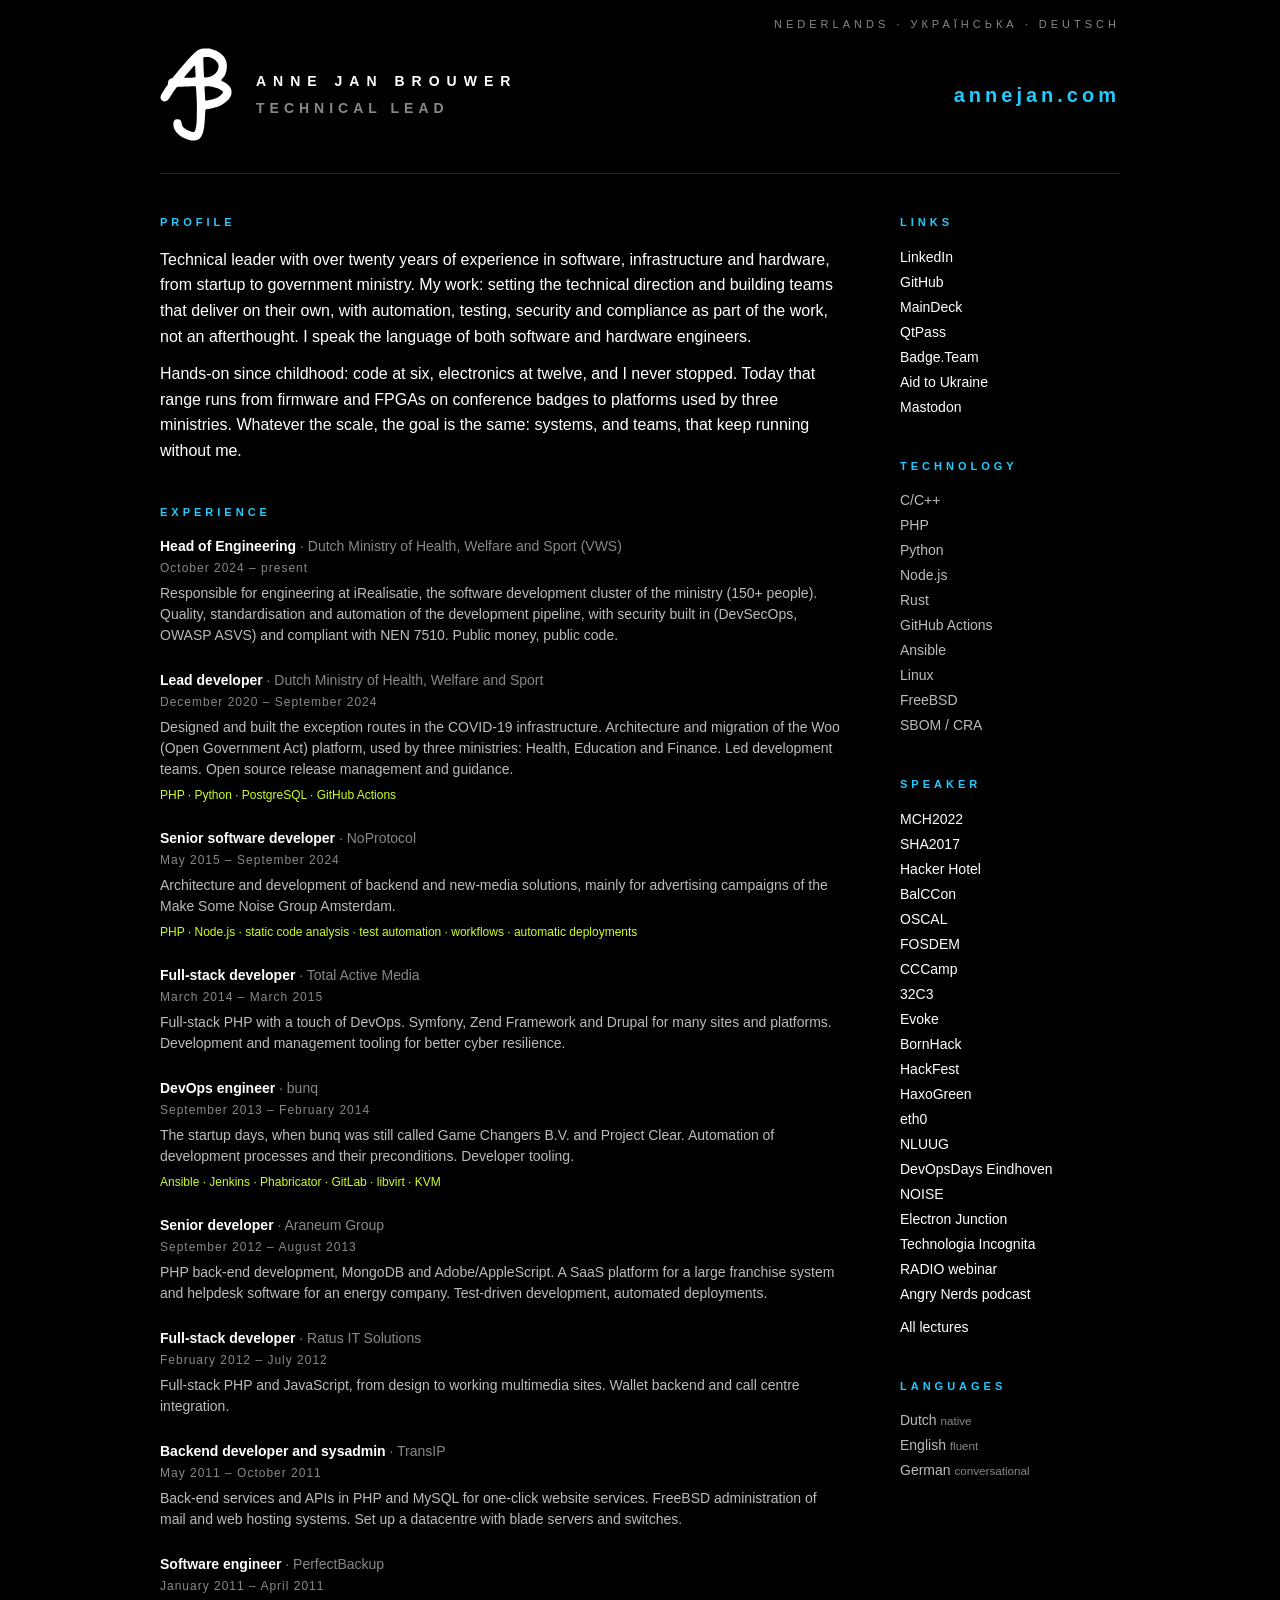
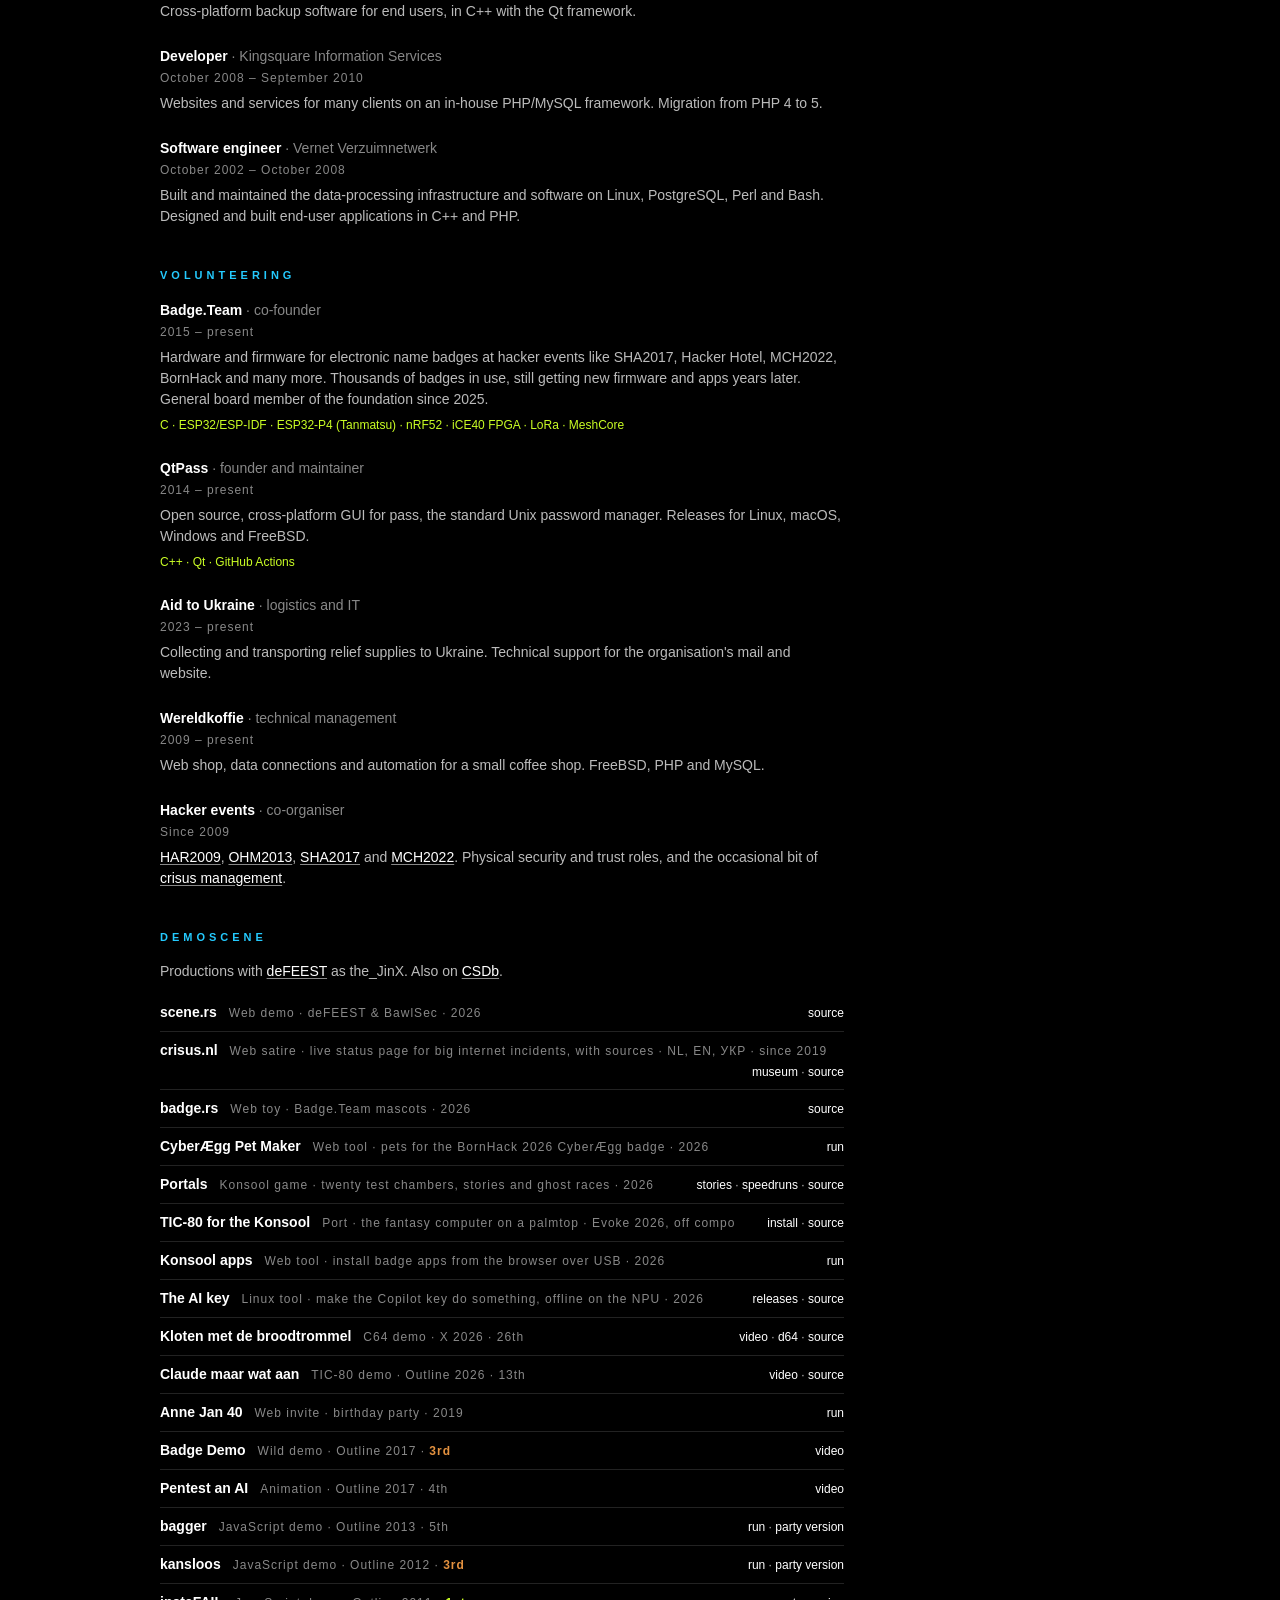
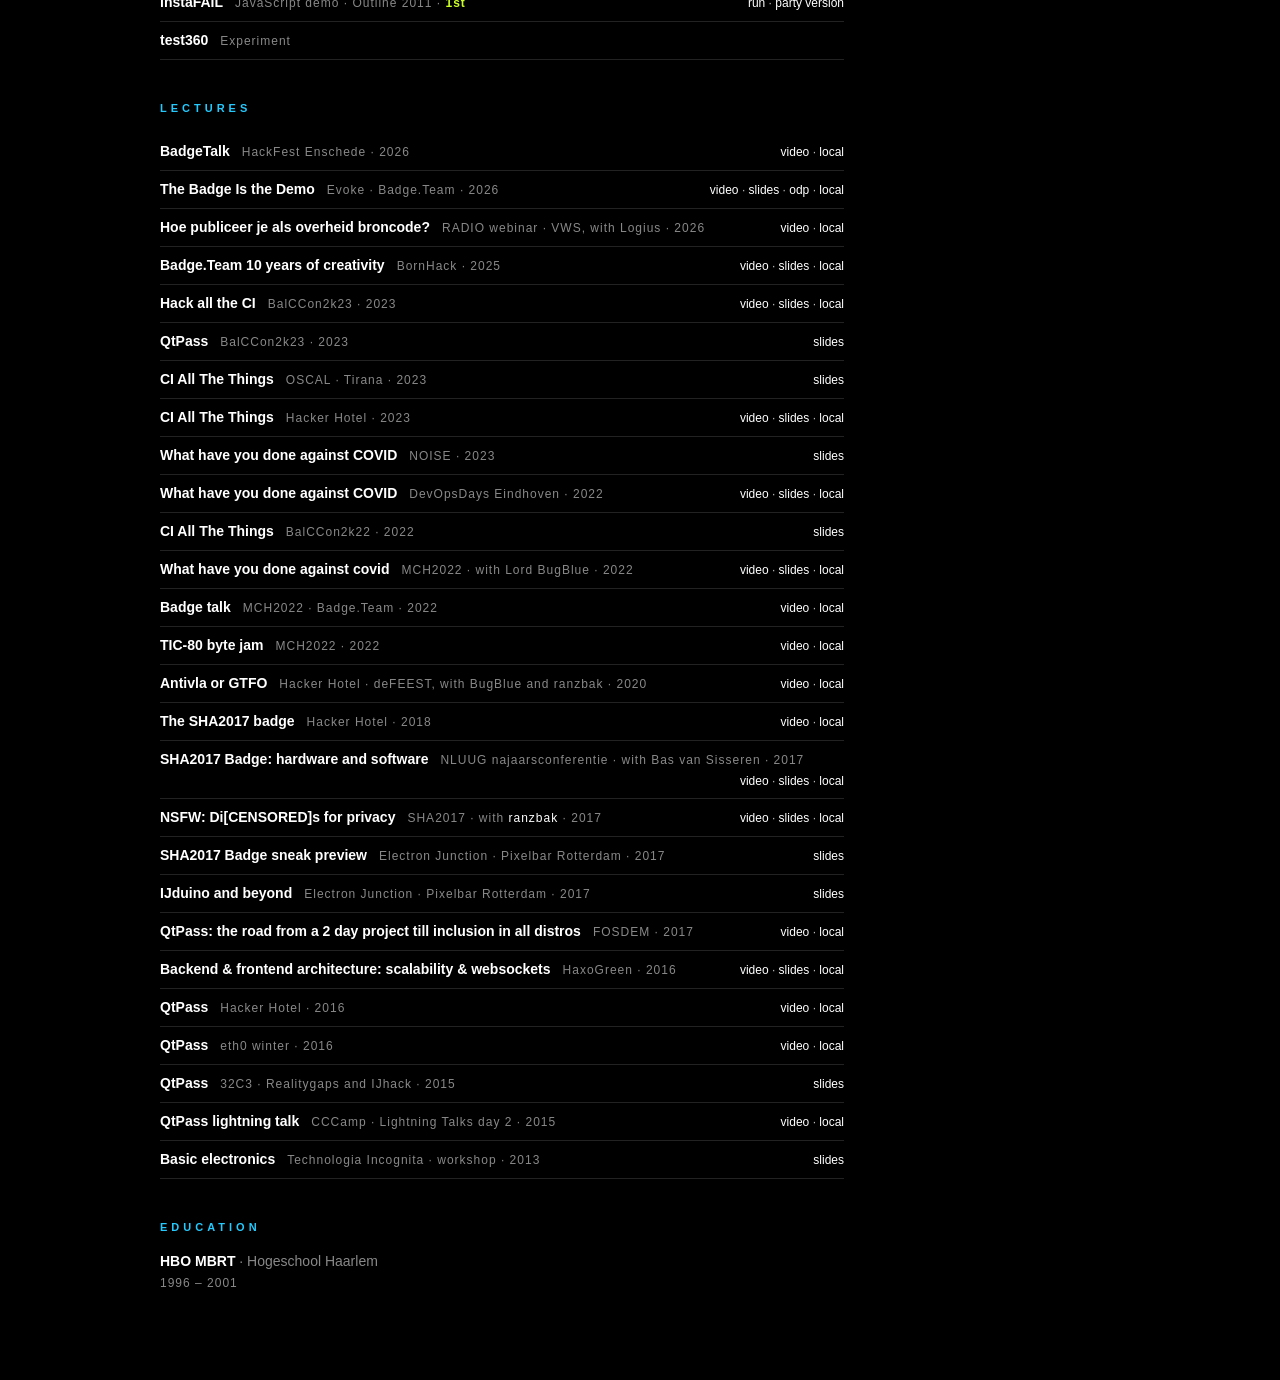
<file: portfolio/index.html>
<!DOCTYPE html>
<html lang="en">
  <head>
    <meta charset="utf-8" />
    <meta name="viewport" content="width=device-width, initial-scale=1" />
    <title>Anne Jan Brouwer – CV</title>
    <meta name="description" content="CV of Anne Jan Brouwer: Head of Engineering at the Dutch Ministry of Health (VWS), Badge.Team co-founder, QtPass maintainer and demoscener." />
    <meta name="author" content="Anne Jan Brouwer" />
    <meta name="theme-color" content="#000000" />
    <link rel="me" href="https://mastodon.social/@annejan" />
    <link rel="icon" href="/favicon.ico" sizes="any" />
    <link rel="canonical" href="https://annejan.com/portfolio/" />
    <link rel="alternate" hreflang="en" href="https://annejan.com/portfolio/" />
    <link rel="alternate" hreflang="nl" href="https://annejan.com/portfolio/nl/" />
    <link rel="alternate" hreflang="uk" href="https://annejan.com/portfolio/uk/" />
    <link rel="alternate" hreflang="de" href="https://annejan.com/portfolio/de/" />
    <link rel="alternate" hreflang="x-default" href="https://annejan.com/portfolio/" />
    <meta property="og:type" content="profile" />
    <meta property="og:url" content="https://annejan.com/portfolio/" />
    <meta property="og:site_name" content="Anne Jan Brouwer" />
    <meta property="og:locale" content="en_GB" />
    <meta property="og:locale:alternate" content="nl_NL" />
    <meta property="og:locale:alternate" content="uk_UA" />
    <meta property="og:locale:alternate" content="de_DE" />
    <meta property="og:title" content="Anne Jan Brouwer – CV" />
    <meta property="og:description" content="CV of Anne Jan Brouwer: Head of Engineering at the Dutch Ministry of Health (VWS), Badge.Team co-founder, QtPass maintainer and demoscener." />
    <meta property="og:image" content="https://annejan.com/og.png" />
    <meta property="og:image:width" content="1200" />
    <meta property="og:image:height" content="630" />
    <meta property="og:image:alt" content="AJB monogram with the name Anne Jan Brouwer" />
    <meta property="profile:first_name" content="Anne Jan" />
    <meta property="profile:last_name" content="Brouwer" />
    <meta name="twitter:card" content="summary_large_image" />
    <meta name="twitter:image:alt" content="AJB monogram with the name Anne Jan Brouwer" />
    <meta name="fediverse:creator" content="@annejan@mastodon.social" />
    <link rel="apple-touch-icon" href="/apple-touch-icon.png" />
    <link rel="author" href="/humans.txt" type="text/plain" />
    <script type="application/ld+json">
      {
        "@context": "https://schema.org",
        "@type": "ProfilePage",
        "url": "https://annejan.com/portfolio/",
        "inLanguage": "en",
        "mainEntity": {
          "@type": "Person",
          "@id": "https://annejan.com/#person",
          "name": "Anne Jan Brouwer",
          "alternateName": "the_JinX",
          "url": "https://annejan.com/",
          "jobTitle": "Head of Engineering",
          "worksFor": {
            "@type": "GovernmentOrganization",
            "name": "Dutch Ministry of Health, Welfare and Sport",
            "url": "https://www.rijksoverheid.nl/ministeries/ministerie-van-volksgezondheid-welzijn-en-sport"
          },
          "memberOf": [
            {
              "@type": "Organization",
              "name": "Badge.Team",
              "url": "https://badge.team/"
            },
            {
              "@type": "Organization",
              "name": "deFEEST",
              "url": "https://www.pouet.net/groups.php?which=11310"
            }
          ],
          "knowsAbout": [
            "Software engineering",
            "DevSecOps",
            "Open source",
            "Embedded systems",
            "ESP32",
            "FPGA",
            "C",
            "C++",
            "Python",
            "PHP",
            "Rust",
            "Linux",
            "FreeBSD",
            "SBOM",
            "Cyber Resilience Act"
          ],
          "sameAs": [
            "https://www.linkedin.com/in/annejanbrouwer/",
            "https://github.com/annejan",
            "https://mastodon.social/@annejan",
            "https://maindeck.eu/md/annejanbrouwer",
            "https://bsky.app/profile/annejan.com",
            "https://www.youtube.com/@AnneJan",
            "https://www.pouet.net/user.php?who=25361",
            "https://csdb.dk/scener/?id=13647"
          ]
        }
      }
    </script>
    <link rel="stylesheet" href="/style.css" />
    <script src="/site.js" defer></script>
  </head>
  <body class="cv">
    <div class="page">
      <header>
        <a href="/" id="home" class="fade" title="Home"><img src="/ajb.svg" width="603" height="781" alt="Anne Jan Brouwer – home" /></a>
        <div>
          <h1>Anne Jan Brouwer</h1>
          <h2>Technical lead</h2>
        </div>
        <p class="www">annejan.com</p>
        <nav class="lang" aria-label="Other languages"><a href="/portfolio/nl/" class="fade" lang="nl" hreflang="nl">Nederlands</a> · <a href="/portfolio/uk/" class="fade" lang="uk" hreflang="uk">Українська</a> · <a href="/portfolio/de/" class="fade" lang="de" hreflang="de">Deutsch</a></nav>
      </header>

      <div class="columns">
        <main>
          <section class="profile">
            <h3>Profile</h3>
            <p>Technical leader with over twenty years of experience in software, infrastructure and hardware, from startup to government ministry. My work: setting the technical direction and building teams that deliver on their own, with automation, testing, security and compliance as part of the work, not an afterthought. I speak the language of both software and hardware engineers.</p>
            <p>Hands-on since childhood: code at six, electronics at twelve, and I never stopped. Today that range runs from firmware and FPGAs on conference badges to platforms used by three ministries. Whatever the scale, the goal is the same: systems, and teams, that keep running without me.</p>
          </section>

          <section>
            <h3>Experience</h3>
            <article class="entry">
              <h4>Head of Engineering <span>· Dutch Ministry of Health, Welfare and Sport (VWS)</span></h4>
              <p class="when">October 2024 – present</p>
              <p>Responsible for engineering at iRealisatie, the software development cluster of the ministry (150+ people). Quality, standardisation and automation of the development pipeline, with security built in (DevSecOps, OWASP ASVS) and compliant with NEN 7510. Public money, public code.</p>
            </article>
            <article class="entry">
              <h4>Lead developer <span>· Dutch Ministry of Health, Welfare and Sport</span></h4>
              <p class="when">December 2020 – September 2024</p>
              <p>Designed and built the exception routes in the COVID-19 infrastructure. Architecture and migration of the Woo (Open Government Act) platform, used by three ministries: Health, Education and Finance. Led development teams. Open source release management and guidance.</p>
              <p class="tech">PHP · Python · PostgreSQL · GitHub Actions</p>
            </article>
            <article class="entry">
              <h4>Senior software developer <span>· NoProtocol</span></h4>
              <p class="when">May 2015 – September 2024</p>
              <p>Architecture and development of backend and new-media solutions, mainly for advertising campaigns of the Make Some Noise Group Amsterdam.</p>
              <p class="tech">PHP · Node.js · static code analysis · test automation · workflows · automatic deployments</p>
            </article>
            <article class="entry">
              <h4>Full-stack developer <span>· Total Active Media</span></h4>
              <p class="when">March 2014 – March 2015</p>
              <p>Full-stack PHP with a touch of DevOps. Symfony, Zend Framework and Drupal for many sites and platforms. Development and management tooling for better cyber resilience.</p>
            </article>
            <article class="entry">
              <h4>DevOps engineer <span>· bunq</span></h4>
              <p class="when">September 2013 – February 2014</p>
              <p>The startup days, when bunq was still called Game Changers B.V. and Project Clear. Automation of development processes and their preconditions. Developer tooling.</p>
              <p class="tech">Ansible · Jenkins · Phabricator · GitLab · libvirt · KVM</p>
            </article>
            <article class="entry">
              <h4>Senior developer <span>· Araneum Group</span></h4>
              <p class="when">September 2012 – August 2013</p>
              <p>PHP back-end development, MongoDB and Adobe/AppleScript. A SaaS platform for a large franchise system and helpdesk software for an energy company. Test-driven development, automated deployments.</p>
            </article>
            <article class="entry">
              <h4>Full-stack developer <span>· Ratus IT Solutions</span></h4>
              <p class="when">February 2012 – July 2012</p>
              <p>Full-stack PHP and JavaScript, from design to working multimedia sites. Wallet backend and call centre integration.</p>
            </article>
            <article class="entry">
              <h4>Backend developer and sysadmin <span>· TransIP</span></h4>
              <p class="when">May 2011 – October 2011</p>
              <p>Back-end services and APIs in PHP and MySQL for one-click website services. FreeBSD administration of mail and web hosting systems. Set up a datacentre with blade servers and switches.</p>
            </article>
            <article class="entry">
              <h4>Software engineer <span>· PerfectBackup</span></h4>
              <p class="when">January 2011 – April 2011</p>
              <p>Cross-platform backup software for end users, in C++ with the Qt framework.</p>
            </article>
            <article class="entry">
              <h4>Developer <span>· Kingsquare Information Services</span></h4>
              <p class="when">October 2008 – September 2010</p>
              <p>Websites and services for many clients on an in-house PHP/MySQL framework. Migration from PHP 4 to 5.</p>
            </article>
            <article class="entry">
              <h4>Software engineer <span>· Vernet Verzuimnetwerk</span></h4>
              <p class="when">October 2002 – October 2008</p>
              <p>Built and maintained the data-processing infrastructure and software on Linux, PostgreSQL, Perl and Bash. Designed and built end-user applications in C++ and PHP.</p>
            </article>
          </section>

          <section>
            <h3>Volunteering</h3>
            <article class="entry">
              <h4><a href="https://badge.team/">Badge.Team</a> <span>· co-founder</span></h4>
              <p class="when">2015 – present</p>
              <p>Hardware and firmware for electronic name badges at hacker events like SHA2017, Hacker Hotel, MCH2022, BornHack and many more. Thousands of badges in use, still getting new firmware and apps years later. General board member of the foundation since 2025.</p>
              <p class="tech">C · ESP32/ESP-IDF · ESP32-P4 (Tanmatsu) · nRF52 · iCE40 FPGA · LoRa · MeshCore</p>
            </article>
            <article class="entry">
              <h4><a href="https://qtpass.org/">QtPass</a> <span>· founder and maintainer</span></h4>
              <p class="when">2014 – present</p>
              <p>Open source, cross-platform GUI for pass, the standard Unix password manager. Releases for Linux, macOS, Windows and FreeBSD.</p>
              <p class="tech">C++ · Qt · GitHub Actions</p>
            </article>
            <article class="entry">
              <h4><a href="https://aidtoukraine.nl/">Aid to Ukraine</a> <span>· logistics and IT</span></h4>
              <p class="when">2023 – present</p>
              <p>Collecting and transporting relief supplies to Ukraine. Technical support for the organisation's mail and website.</p>
            </article>
            <article class="entry">
              <h4><a href="https://wereldkoffie.eu/">Wereldkoffie</a> <span>· technical management</span></h4>
              <p class="when">2009 – present</p>
              <p>Web shop, data connections and automation for a small coffee shop. FreeBSD, PHP and MySQL.</p>
            </article>
            <article class="entry">
              <h4>Hacker events <span>· co-organiser</span></h4>
              <p class="when">Since 2009</p>
              <p><a href="https://en.wikipedia.org/wiki/Hacking_at_Random">HAR2009</a>, <a href="https://en.wikipedia.org/wiki/Observe._Hack._Make.">OHM2013</a>, <a href="https://en.wikipedia.org/wiki/Still_Hacking_Anyway">SHA2017</a> and <a href="https://mch2022.org/">MCH2022</a>. Physical security and trust roles, and the occasional bit of <a href="https://crisus.nl/museum/" title="The Crisus-museum">crisus management</a>.</p>
            </article>
          </section>

          <section>
            <h3>Demoscene</h3>
            <p>Productions with <a href="https://www.pouet.net/groups.php?which=11310">deFEEST</a> as the_JinX. Also on <a href="https://csdb.dk/group/?id=7324">CSDb</a>.</p>
            <ul class="prods">
              <li><a href="https://scene.rs/">scene.rs</a> <span class="meta">Web demo · deFEEST &amp; BawlSec · 2026</span> <small><a href="https://github.com/annejan/scene.rs">source</a></small></li>
              <li><a href="https://crisus.nl/">crisus.nl</a> <span class="meta">Web satire · live status page for big internet incidents, with sources · NL, EN, УКР · since 2019</span> <small><a href="https://crisus.nl/museum/">museum</a> · <a href="https://github.com/annejan/crisus">source</a></small></li>
              <li><a href="https://badge.rs/">badge.rs</a> <span class="meta">Web toy · Badge.Team mascots · 2026</span> <small><a href="https://github.com/annejan/badge.rs">source</a></small></li>
              <li><a href="https://scene.rs/pets/">CyberÆgg Pet Maker</a> <span class="meta">Web tool · pets for the BornHack 2026 CyberÆgg badge · 2026</span> <small><a href="https://scene.rs/pets/">run</a></small></li>
              <li><a href="/portals/">Portals</a> <span class="meta">Konsool game · twenty test chambers, stories and ghost races · 2026</span> <small><a href="https://scene.rs/stories/">stories</a> · <a href="https://scene.rs/runs/">speedruns</a> · <a href="https://github.com/annejan/tanmatsu-portals-grace">source</a></small></li>
              <li><a href="/tic80/">TIC-80 for the Konsool</a> <span class="meta">Port · the fantasy computer on a palmtop · Evoke 2026, off compo</span> <small><a href="/tic80/">install</a> · <a href="https://github.com/annejan/TIC-80">source</a></small></li>
              <li><a href="/konsool/">Konsool apps</a> <span class="meta">Web tool · install badge apps from the browser over USB · 2026</span> <small><a href="/konsool/">run</a></small></li>
              <li><a href="/ai-key/">The AI key</a> <span class="meta">Linux tool · make the Copilot key do something, offline on the NPU · 2026</span> <small><a href="https://github.com/annejan/local-llm-hotkeys/releases">releases</a> · <a href="https://github.com/annejan/local-llm-hotkeys">source</a></small></li>
              <li><a href="https://www.pouet.net/prod.php?which=106371">Kloten met de broodtrommel</a> <span class="meta">C64 demo · X 2026 · <span>26th</span></span> <small><a href="https://www.youtube.com/watch?v=Cj4rynml_qI">video</a> · <a href="https://csdb.dk/getinternalfile.php/280599/defeest-kloten_met_de_broodtrommel.d64">d64</a> · <a href="https://github.com/annejan/x2026-kloten">source</a></small></li>
              <li><a href="https://www.pouet.net/prod.php?which=106370">Claude maar wat aan</a> <span class="meta">TIC-80 demo · Outline 2026 · <span>13th</span></span> <small><a href="https://youtu.be/_vUn_xbWBt8">video</a> · <a href="https://github.com/annejan/outline26-claude-tic80">source</a></small></li>
              <li><a href="/40/">Anne Jan 40</a> <span class="meta">Web invite · birthday party · 2019</span> <small><a href="/40/">run</a></small></li>
              <li><a href="https://www.pouet.net/prod.php?which=70207">Badge Demo</a> <span class="meta">Wild demo · Outline 2017 · <span class="bronze">3rd</span></span> <small><a href="https://files.scene.org/view/parties/2017/outline17/realtime_wild/anus_badge.mp4">video</a></small></li>
              <li><a href="https://www.pouet.net/prod.php?which=70203">Pentest an AI</a> <span class="meta">Animation · Outline 2017 · <span>4th</span></span> <small><a href="https://files.scene.org/view/parties/2017/outline17/animation/pentest.mp4">video</a></small></li>
              <li><a href="https://www.pouet.net/prod.php?which=61378">bagger</a> <span class="meta">JavaScript demo · Outline 2013 · <span>5th</span></span> <small><a href="/bagger/">run</a> · <a href="/baggerParty/">party version</a></small></li>
              <li><a href="https://www.pouet.net/prod.php?which=60479">kansloos</a> <span class="meta">JavaScript demo · Outline 2012 · <span class="bronze">3rd</span></span> <small><a href="/kansloos/">run</a> · <a href="/kansloosParty/">party version</a></small></li>
              <li><a href="https://www.pouet.net/prod.php?which=57074">instaFAIL</a> <span class="meta">JavaScript demo · Outline 2011 · <span class="win">1st</span></span> <small><a href="/html5/instafail/">run</a> · <a href="/html5/instafailParty/">party version</a></small></li>
              <li><a href="https://test360.etv.cx/">test360</a> <span class="meta">Experiment</span></li>
            </ul>
          </section>

          <section>
            <h3 id="lectures">Lectures</h3>
            <ul class="prods">
              <li id="talk-hackfest2026"><a href="https://www.youtube.com/watch?v=Emeso7DEwWg">BadgeTalk</a> <span class="meta">HackFest Enschede · 2026</span> <small><a href="https://www.youtube.com/watch?v=Emeso7DEwWg">video</a> · <a href="/media/talks/2026-hackfest-badge-talk.mp4">local</a></small></li>
              <li id="talk-evoke2026"><a href="https://www.youtube.com/watch?v=uQaWGJzJJSU">The Badge Is the Demo</a> <span class="meta">Evoke · Badge.Team · 2026</span> <small><a href="https://www.youtube.com/watch?v=uQaWGJzJJSU">video</a> · <a href="/media/talks/2026-evoke-the-badge-is-the-demo.pdf">slides</a> · <a href="/media/The%20Badge%20Is%20the%20Demo.odp">odp</a> · <a href="/media/talks/2026-evoke-the-badge-is-the-demo.mp4">local</a></small></li>
              <li id="talk-radio"><a href="https://www.it-academieoverheid.nl/documenten/videos/2026/01/28/radio-webinar-publiceren-broncode">Hoe publiceer je als overheid broncode?</a> <span class="meta">RADIO webinar · VWS, with Logius · 2026</span> <small><a href="https://www.it-academieoverheid.nl/documenten/videos/2026/01/28/radio-webinar-publiceren-broncode">video</a> · <a href="/media/talks/2026-radio-webinar-hoe-publiceer-je-als-overheid-broncode.webm">local</a></small></li>
              <li id="talk-bornhack2025"><a href="https://media.bornhack.dk/files/a3f3a2e1-1a91-48c8-b96c-12bd86ac499a/">Badge.Team 10 years of creativity</a> <span class="meta">BornHack · 2025</span> <small><a href="https://media.bornhack.dk/files/a3f3a2e1-1a91-48c8-b96c-12bd86ac499a/">video</a> · <a href="/media/talks/2025-bornhack-badge-team-10-years.pdf">slides</a> · <a href="/media/talks/2025-bornhack-badge-team-10-years.mp4">local</a></small></li>
              <li id="talk-balccon2023"><a href="https://www.youtube.com/watch?v=7obrpUBH7Gs">Hack all the CI</a> <span class="meta">BalCCon2k23 · 2023</span> <small><a href="https://www.youtube.com/watch?v=7obrpUBH7Gs">video</a> · <a href="/media/talks/2023-balccon-hack-all-the-ci.pdf">slides</a> · <a href="/media/talks/2023-balccon-hack-all-the-ci.mp4">local</a></small></li>
              <li><a href="/media/talks/2023-balccon-qtpass.pdf">QtPass</a> <span class="meta">BalCCon2k23 · 2023</span> <small><a href="/media/talks/2023-balccon-qtpass.pdf">slides</a></small></li>
              <li id="talk-oscal2023"><a href="/media/talks/2023-oscal-ci-all-the-things.pdf">CI All The Things</a> <span class="meta">OSCAL · Tirana · 2023</span> <small><a href="/media/talks/2023-oscal-ci-all-the-things.pdf">slides</a></small></li>
              <li id="talk-hackerhotel2023"><a href="https://www.youtube.com/watch?v=_Aq9qJQ34iM">CI All The Things</a> <span class="meta">Hacker Hotel · 2023</span> <small><a href="https://www.youtube.com/watch?v=_Aq9qJQ34iM">video</a> · <a href="/media/talks/2023-hackerhotel-ci-all-the-things.pdf">slides</a> · <a href="/media/talks/2023-hackerhotel-ci-all-the-things.mp4">local</a></small></li>
              <li id="talk-noise2023"><a href="/media/talks/2023-noise-what-have-you-done-against-covid.pdf">What have you done against COVID</a> <span class="meta">NOISE · 2023</span> <small><a href="/media/talks/2023-noise-what-have-you-done-against-covid.pdf">slides</a></small></li>
              <li id="talk-devops2022"><a href="https://devopsdays.org/events/2022-eindhoven/program/anne-jan-brouwer/">What have you done against COVID</a> <span class="meta">DevOpsDays Eindhoven · 2022</span> <small><a href="https://www.youtube.com/watch?v=WabmLksFLKc">video</a> · <a href="/media/talks/2022-devopsdays-eindhoven-what-have-you-done-against-covid.pdf">slides</a> · <a href="/media/talks/2022-devopsdays-eindhoven-what-have-you-done-against-covid.mp4">local</a></small></li>
              <li id="talk-balccon2022"><a href="/media/talks/2022-balccon-ci-all-the-things.pdf">CI All The Things</a> <span class="meta">BalCCon2k22 · 2022</span> <small><a href="/media/talks/2022-balccon-ci-all-the-things.pdf">slides</a></small></li>
              <li id="talk-mch2022"><a href="https://media.ccc.de/v/mch2022-121-what-have-you-done-against-covid-a-personal-retrospective-">What have you done against covid</a> <span class="meta">MCH2022 · with Lord BugBlue · 2022</span> <small><a href="https://media.ccc.de/v/mch2022-121-what-have-you-done-against-covid-a-personal-retrospective-">video</a> · <a href="/media/talks/2022-mch-what-have-you-done-against-covid.pdf">slides</a> · <a href="/media/talks/2022-mch-what-have-you-done-against-covid.mp4">local</a></small></li>
              <li><a href="https://media.ccc.de/v/mch2022-205-badge-talk">Badge talk</a> <span class="meta">MCH2022 · Badge.Team · 2022</span> <small><a href="https://media.ccc.de/v/mch2022-205-badge-talk">video</a> · <a href="/media/talks/2022-mch-badge-talk.mp4">local</a></small></li>
              <li><a href="https://media.ccc.de/v/mch2022-226-tic-80-byte-jam">TIC-80 byte jam</a> <span class="meta">MCH2022 · 2022</span> <small><a href="https://media.ccc.de/v/mch2022-226-tic-80-byte-jam">video</a> · <a href="/media/talks/2022-mch-tic-80-byte-jam.mp4">local</a></small></li>
              <li id="talk-hackerhotel2020"><a href="https://www.youtube.com/watch?v=CzmhaymSG-8">Antivla or GTFO</a> <span class="meta">Hacker Hotel · deFEEST, with BugBlue and ranzbak · 2020</span> <small><a href="https://www.youtube.com/watch?v=CzmhaymSG-8">video</a> · <a href="/media/talks/2020-hackerhotel-antivla-or-gtfo.mp4">local</a></small></li>
              <li id="talk-hackerhotel2018"><a href="https://www.youtube.com/watch?v=xDUodBziSWo">The SHA2017 badge</a> <span class="meta">Hacker Hotel · 2018</span> <small><a href="https://www.youtube.com/watch?v=xDUodBziSWo">video</a> · <a href="/media/talks/2018-hackerhotel-the-sha2017-badge.mp4">local</a></small></li>
              <li id="talk-nluug2017"><a href="https://www.nluug.nl/activiteiten/events/nj17/abstracts/ab17.html">SHA2017 Badge: hardware and software</a> <span class="meta">NLUUG najaarsconferentie · with Bas van Sisseren · 2017</span> <small><a href="https://www.youtube.com/watch?v=dz6WVGG7Log">video</a> · <a href="/media/talks/2017-nluug-sha2017-badge-hardware-and-software.pdf">slides</a> · <a href="/media/talks/2017-nluug-sha2017-badge.mp4">local</a></small></li>
              <li id="talk-sha2017"><a href="https://media.ccc.de/v/SHA2017-49-nsfw_di_censored_s_for_privacy">NSFW: Di[CENSORED]s for privacy</a> <span class="meta">SHA2017 · with <a href="https://ranzbak.nl/">ranzbak</a> · 2017</span> <small><a href="https://media.ccc.de/v/SHA2017-49-nsfw_di_censored_s_for_privacy">video</a> · <a href="/media/talks/2017-sha2017-nsfw-di-censored-s-for-privacy.pdf">slides</a> · <a href="/media/talks/2017-sha2017-nsfw-di-censored-s-for-privacy.mp4">local</a></small></li>
              <li id="talk-electronjunction2017"><a href="/media/talks/2017-electron-junction-sha2017-badge-sneak-preview.pdf">SHA2017 Badge sneak preview</a> <span class="meta">Electron Junction · Pixelbar Rotterdam · 2017</span> <small><a href="/media/talks/2017-electron-junction-sha2017-badge-sneak-preview.pdf">slides</a></small></li>
              <li><a href="/media/talks/2017-electron-junction-ijduino-and-beyond.pdf">IJduino and beyond</a> <span class="meta">Electron Junction · Pixelbar Rotterdam · 2017</span> <small><a href="/media/talks/2017-electron-junction-ijduino-and-beyond.pdf">slides</a></small></li>
              <li id="talk-fosdem2017"><a href="https://archive.fosdem.org/2017/schedule/event/qtpass/">QtPass: the road from a 2 day project till inclusion in all distros</a> <span class="meta">FOSDEM · 2017</span> <small><a href="https://archive.fosdem.org/2017/schedule/event/qtpass/">video</a> · <a href="/media/talks/2017-fosdem-qtpass.webm">local</a></small></li>
              <li id="talk-haxogreen2016"><a href="https://www.youtube.com/watch?v=OoTIOTev8_g">Backend &amp; frontend architecture: scalability &amp; websockets</a> <span class="meta">HaxoGreen · 2016</span> <small><a href="https://www.youtube.com/watch?v=OoTIOTev8_g">video</a> · <a href="/media/talks/2016-haxogreen-backend-frontend-architecture.pdf">slides</a> · <a href="/media/talks/2016-haxogreen-backend-frontend-architecture.mp4">local</a></small></li>
              <li id="talk-hackerhotel2016"><a href="https://www.youtube.com/watch?v=bc02HwIVnmA">QtPass</a> <span class="meta">Hacker Hotel · 2016</span> <small><a href="https://www.youtube.com/watch?v=bc02HwIVnmA">video</a> · <a href="/media/talks/2016-hackerhotel-qtpass.mp4">local</a></small></li>
              <li id="talk-eth02016"><a href="https://www.youtube.com/watch?v=tKxG6p7GnFE">QtPass</a> <span class="meta">eth0 winter · 2016</span> <small><a href="https://www.youtube.com/watch?v=tKxG6p7GnFE">video</a> · <a href="/media/talks/2016-eth0-winter-qtpass.mp4">local</a></small></li>
              <li id="talk-32c3"><a href="/media/talks/2015-32c3-qtpass.pdf">QtPass</a> <span class="meta">32C3 · Realitygaps and IJhack · 2015</span> <small><a href="/media/talks/2015-32c3-qtpass.pdf">slides</a></small></li>
              <li id="talk-cccamp2015"><a href="https://media.ccc.de/v/camp2015-6862-lightning_talks_day_2">QtPass lightning talk</a> <span class="meta">CCCamp · Lightning Talks day 2 · 2015</span> <small><a href="https://media.ccc.de/v/camp2015-6862-lightning_talks_day_2">video</a> · <a href="/media/talks/2015-cccamp-qtpass-lightning-talk.mp4">local</a></small></li>
              <li id="talk-techinc2013"><a href="/media/talks/2013-techinc-basic-electronics.pdf">Basic electronics</a> <span class="meta">Technologia Incognita · workshop · 2013</span> <small><a href="/media/talks/2013-techinc-basic-electronics.pdf">slides</a></small></li>
            </ul>
          </section>


          <section>
            <h3>Education</h3>
            <article class="entry">
              <h4>HBO MBRT <span>· Hogeschool Haarlem</span></h4>
              <p class="when">1996 – 2001</p>
            </article>
          </section>
        </main>

        <aside>
          <section>
            <h3>Links</h3>
            <ul>
              <li><a href="https://www.linkedin.com/in/annejanbrouwer/">LinkedIn</a></li>
              <li><a href="https://github.com/annejan">GitHub</a></li>
              <li><a href="https://maindeck.eu/md/annejanbrouwer">MainDeck</a></li>
              <li><a href="https://qtpass.org/">QtPass</a></li>
              <li><a href="https://badge.team/">Badge.Team</a></li>
              <li><a href="https://aidtoukraine.nl/">Aid to Ukraine</a></li>
              <li><a href="https://mastodon.social/@annejan" rel="me">Mastodon</a></li>
            </ul>
          </section>
          <section>
            <h3>Technology</h3>
            <ul>
              <li>C/C++</li>
              <li>PHP</li>
              <li>Python</li>
              <li>Node.js</li>
              <li>Rust</li>
              <li>GitHub Actions</li>
              <li>Ansible</li>
              <li>Linux</li>
              <li>FreeBSD</li>
              <li>SBOM / CRA</li>
            </ul>
          </section>
          <section>
            <h3>Speaker</h3>
            <ul>
              <li><a href="#talk-mch2022">MCH2022</a></li>
              <li><a href="#talk-sha2017">SHA2017</a></li>
              <li><a href="#talk-hackerhotel2023">Hacker Hotel</a></li>
              <li><a href="#talk-balccon2023">BalCCon</a></li>
              <li><a href="#talk-oscal2023">OSCAL</a></li>
              <li><a href="#talk-fosdem2017">FOSDEM</a></li>
              <li><a href="#talk-cccamp2015">CCCamp</a></li>
              <li><a href="#talk-32c3">32C3</a></li>
              <li><a href="#talk-evoke2026">Evoke</a></li>
              <li><a href="#talk-bornhack2025">BornHack</a></li>
              <li><a href="#talk-hackfest2026">HackFest</a></li>
              <li><a href="#talk-haxogreen2016">HaxoGreen</a></li>
              <li><a href="#talk-eth02016">eth0</a></li>
              <li><a href="#talk-nluug2017">NLUUG</a></li>
              <li><a href="#talk-devops2022">DevOpsDays Eindhoven</a></li>
              <li><a href="#talk-noise2023">NOISE</a></li>
              <li><a href="#talk-electronjunction2017">Electron Junction</a></li>
              <li><a href="#talk-techinc2013">Technologia Incognita</a></li>
              <li><a href="#talk-radio">RADIO webinar</a></li>
              <li><a href="https://www.youtube.com/c/angrynerdspodcast">Angry Nerds podcast</a></li>
            </ul>
            <p><a href="#lectures">All lectures</a></p>
          </section>
          <section>
            <h3>Languages</h3>
            <ul>
              <li>Dutch <small>native</small></li>
              <li>English <small>fluent</small></li>
              <li>German <small>conversational</small></li>
            </ul>
          </section>
        </aside>
      </div>
    </div>
  </body>
</html>
</file>
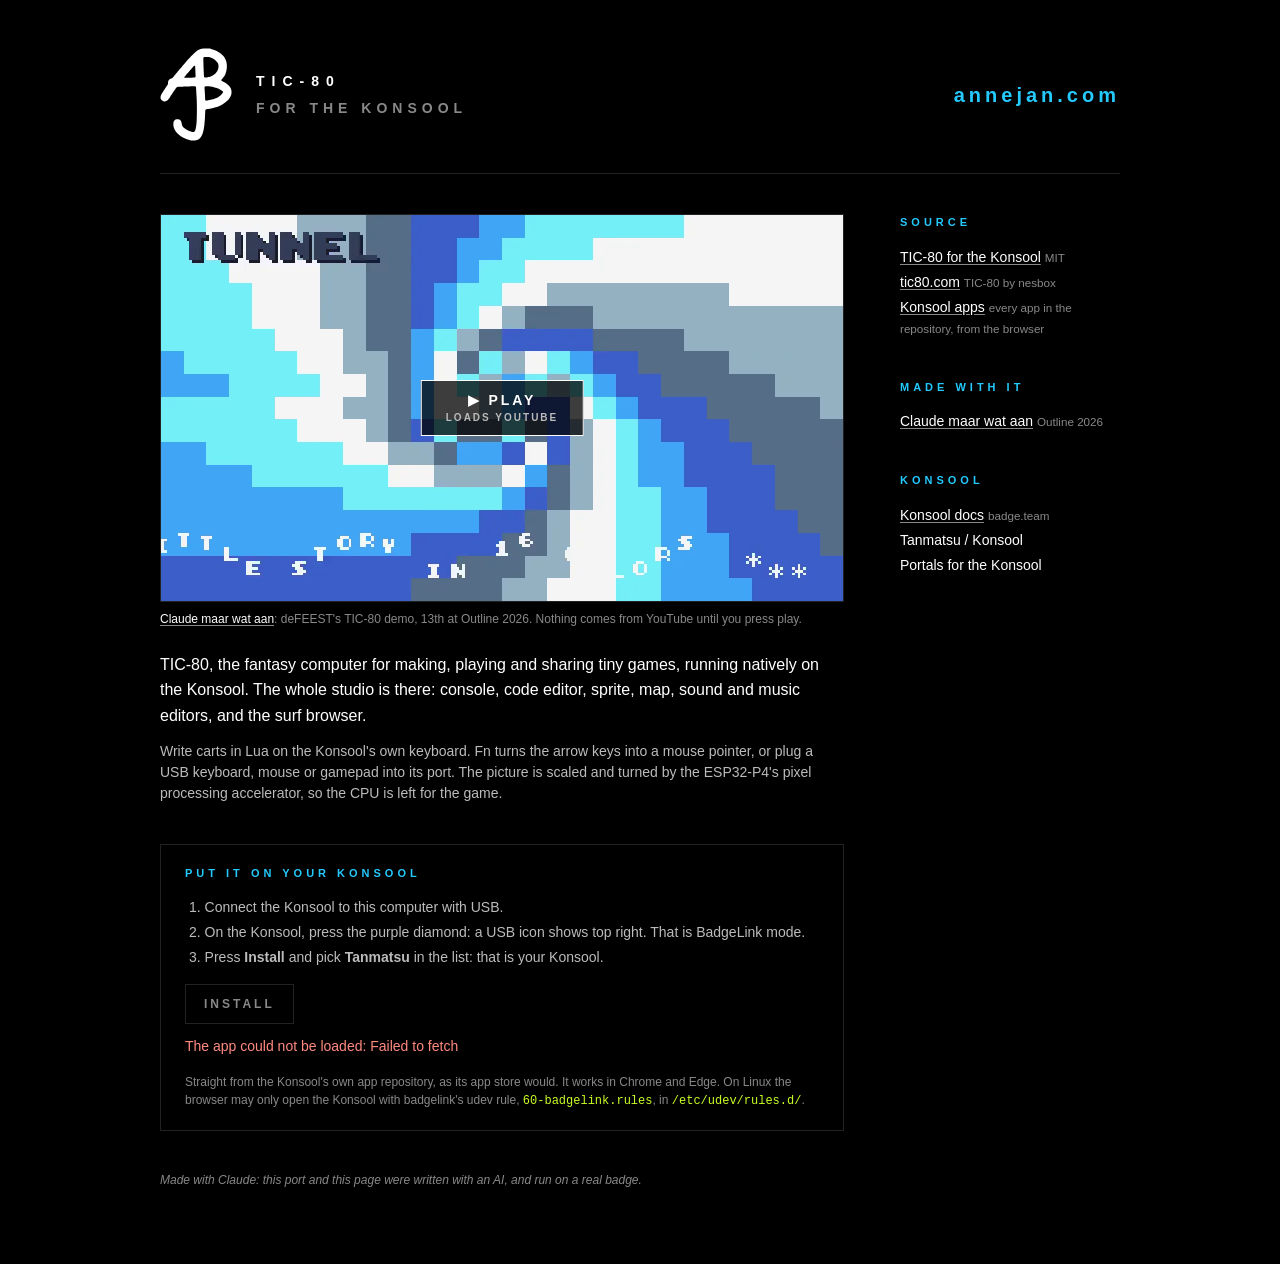
<file: tic80/index.html>
<!DOCTYPE html>
<html lang="en">
  <head>
    <meta charset="utf-8" />
    <meta name="viewport" content="width=device-width, initial-scale=1" />
    <title>TIC-80 for the Konsool – Anne Jan Brouwer</title>
    <meta name="description" content="TIC-80, the fantasy computer, running natively on the Konsool (Tanmatsu): the whole studio, on a palmtop with a keyboard. Put it on your Konsool from this page, over USB." />
    <meta name="author" content="Anne Jan Brouwer" />
    <meta name="theme-color" content="#000000" />
    <link rel="icon" href="/favicon.ico" sizes="any" />
    <link rel="canonical" href="https://annejan.com/tic80/" />
    <meta property="og:type" content="website" />
    <meta property="og:url" content="https://annejan.com/tic80/" />
    <meta property="og:site_name" content="Anne Jan Brouwer" />
    <meta property="og:title" content="TIC-80 for the Konsool" />
    <meta property="og:description" content="The TIC-80 fantasy computer on the Konsool. Put it on your badge from the browser, over USB." />
    <meta property="og:image" content="https://annejan.com/tic80/demo.webp" />
    <meta property="og:image:width" content="960" />
    <meta property="og:image:height" content="544" />
    <meta property="og:image:alt" content="The tunnel from Claude maar wat aan, a TIC-80 demo" />
    <meta name="twitter:card" content="summary_large_image" />
    <meta name="fediverse:creator" content="@annejan@mastodon.social" />
    <link rel="stylesheet" href="/style.css" />
    <link rel="stylesheet" href="/konsool/konsool.css" />
    <script src="/fx/transit.js" defer></script>
    <script src="/konsool/badgelink.js" defer></script>
    <script src="/konsool/konsool.js" defer></script>
    <script src="/konsool/install.js" defer></script>
    <script src="/konsool/video.js" defer></script>
  </head>
  <body class="cv app">
    <div class="page">
      <header>
        <a href="/" id="home" class="fade" title="Home"><img src="/ajb.svg" width="603" height="781" alt="Anne Jan Brouwer – home" /></a>
        <div>
          <h1>TIC-80</h1>
          <h2>For the Konsool</h2>
        </div>
        <p class="www">annejan.com</p>
      </header>

      <div class="columns">
        <main>
          <section>
            <div class="yt" data-yt="_vUn_xbWBt8" data-title="Claude maar wat aan: a TIC-80 demo by deFEEST, Outline 2026">
              <img class="film" src="/tic80/demo.webp" width="960" height="544" alt="The tunnel from Claude maar wat aan, a TIC-80 demo" />
              <button type="button" class="yt-play" aria-label="Play Claude maar wat aan (loads YouTube)"><span aria-hidden="true">▶</span> Play <small>loads YouTube</small></button>
            </div>
            <p class="caption"><a href="https://www.pouet.net/prod.php?which=106370">Claude maar wat aan</a>: deFEEST's TIC-80 demo, 13th at Outline 2026. Nothing comes from YouTube until you press play.</p>
            <p class="lede">TIC-80, the fantasy computer for making, playing and sharing tiny games, running natively on the Konsool. The whole studio is there: console, code editor, sprite, map, sound and music editors, and the surf browser.</p>
            <p>Write carts in Lua on the Konsool's own keyboard. Fn turns the arrow keys into a mouse pointer, or plug a USB keyboard, mouse or gamepad into its port. The picture is scaled and turned by the ESP32-P4's pixel processing accelerator, so the CPU is left for the game.</p>
          </section>

          <section class="konsool" data-app="com.annejan.tic80" aria-labelledby="install-title">
            <h3 id="install-title">Put it on your Konsool</h3>
            <ol>
              <li>Connect the Konsool to this computer with USB.</li>
              <li>On the Konsool, press the purple diamond: a USB icon shows top right. That is BadgeLink mode.</li>
              <li>Press <strong>Install</strong> and pick <strong>Tanmatsu</strong> in the list: that is your Konsool.</li>
            </ol>
            <ul class="apps" aria-live="polite"></ul>
            <div class="actions">
              <button type="button" class="install">Install</button>
              <button type="button" class="start" hidden>Start it</button>
            </div>
            <div class="progress" role="progressbar" aria-label="Install progress" aria-valuemin="0" aria-valuemax="100" aria-valuenow="0" hidden><div class="bar"></div></div>
            <p class="status" role="status"></p>
            <p class="note">Straight from the Konsool's own app repository, as its app store would. It works in Chrome and Edge. On Linux the browser may only open the Konsool with badgelink's udev rule, <code>60-badgelink.rules</code>, in <code>/etc/udev/rules.d/</code>.</p>
          </section>

          <p class="made">Made with Claude: this port and this page were written with an AI, and run on a real badge.</p>
        </main>

        <aside>
          <section>
            <h3>Source</h3>
            <ul>
              <li><a href="https://github.com/annejan/TIC-80">TIC-80 for the Konsool</a> <small>MIT</small></li>
              <li><a href="https://tic80.com/">tic80.com</a> <small>TIC-80 by nesbox</small></li>
              <li><a href="/konsool/">Konsool apps</a> <small>every app in the repository, from the browser</small></li>
            </ul>
          </section>
          <section>
            <h3>Made with it</h3>
            <ul>
              <li><a href="https://www.pouet.net/prod.php?which=106370">Claude maar wat aan</a> <small>Outline 2026</small></li>
            </ul>
          </section>
          <section>
            <h3>Konsool</h3>
            <ul>
              <li><a href="https://badge.team/docs/badges/konsool/">Konsool docs</a> <small>badge.team</small></li>
              <li><a href="https://nicolaielectronics.nl/tanmatsu/">Tanmatsu / Konsool</a></li>
              <li><a href="/portals/">Portals for the Konsool</a></li>
            </ul>
          </section>
        </aside>
      </div>
    </div>
  </body>
</html>
</file>
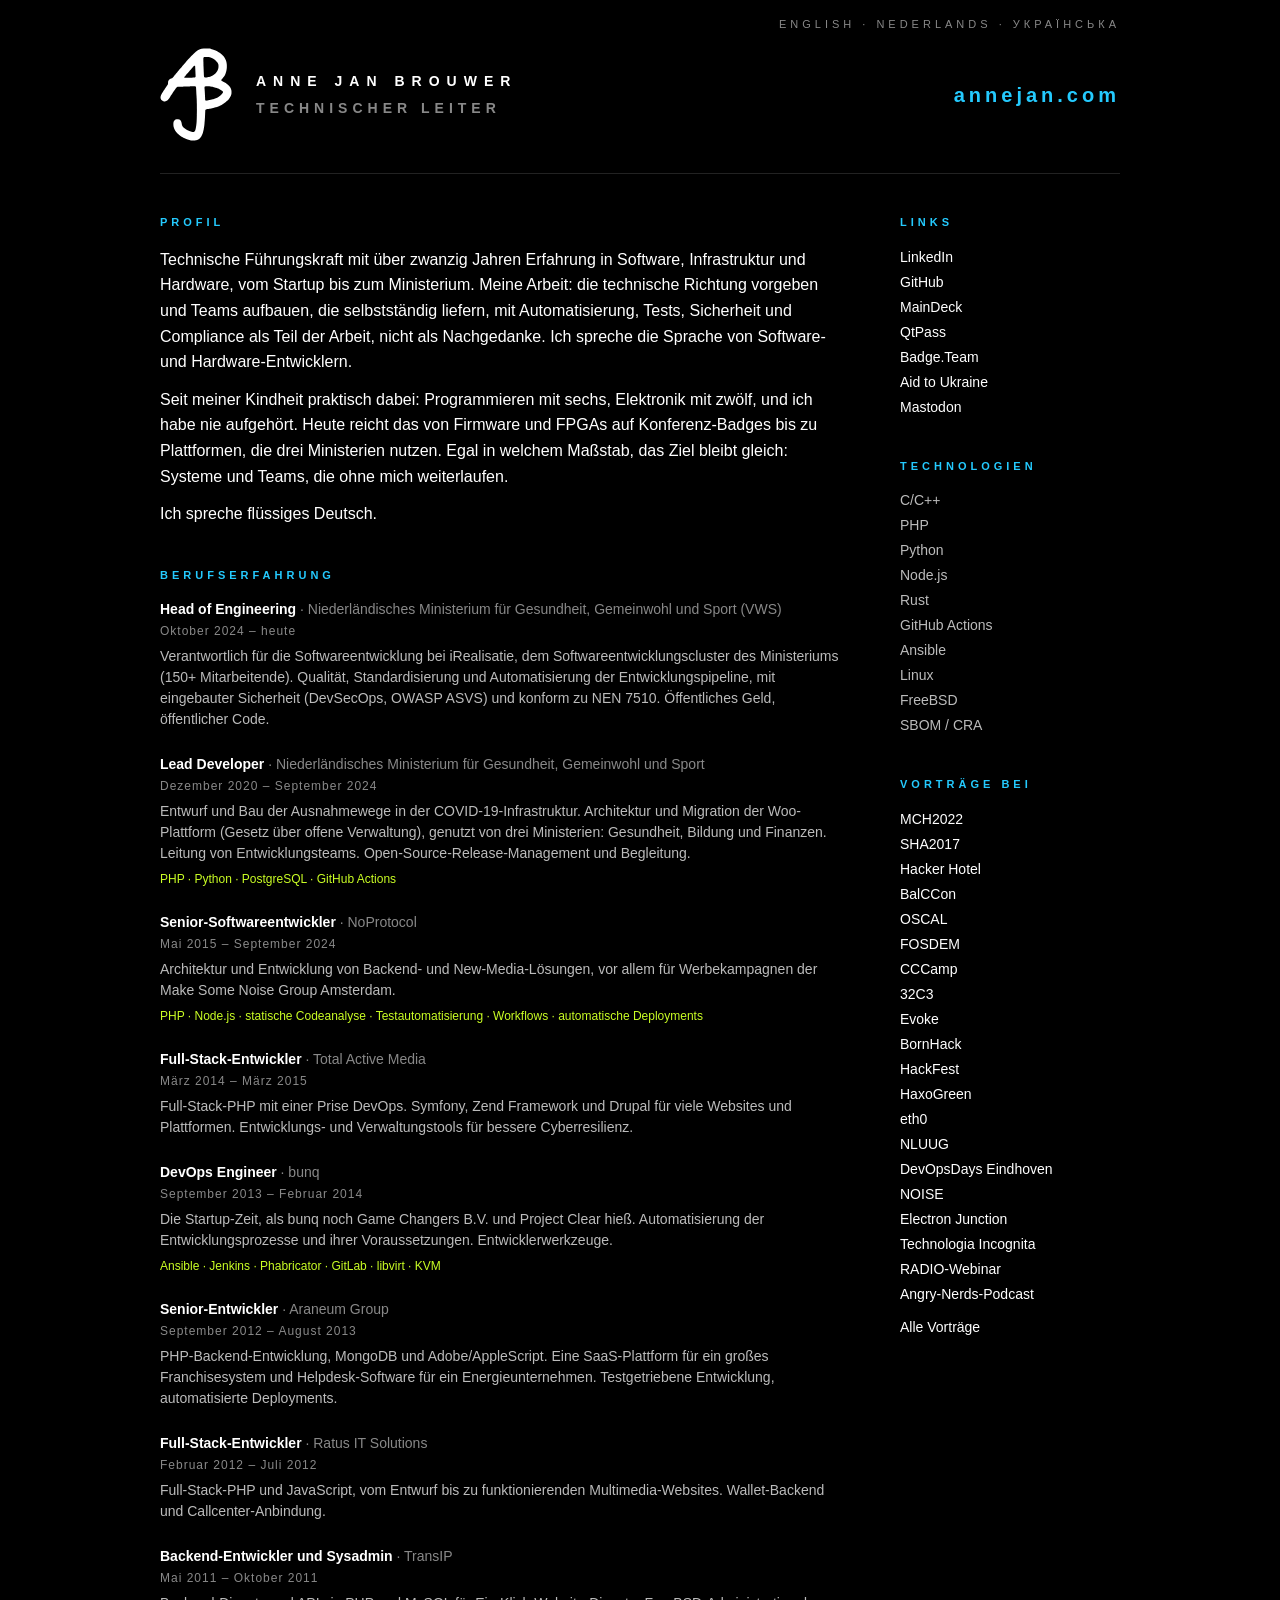
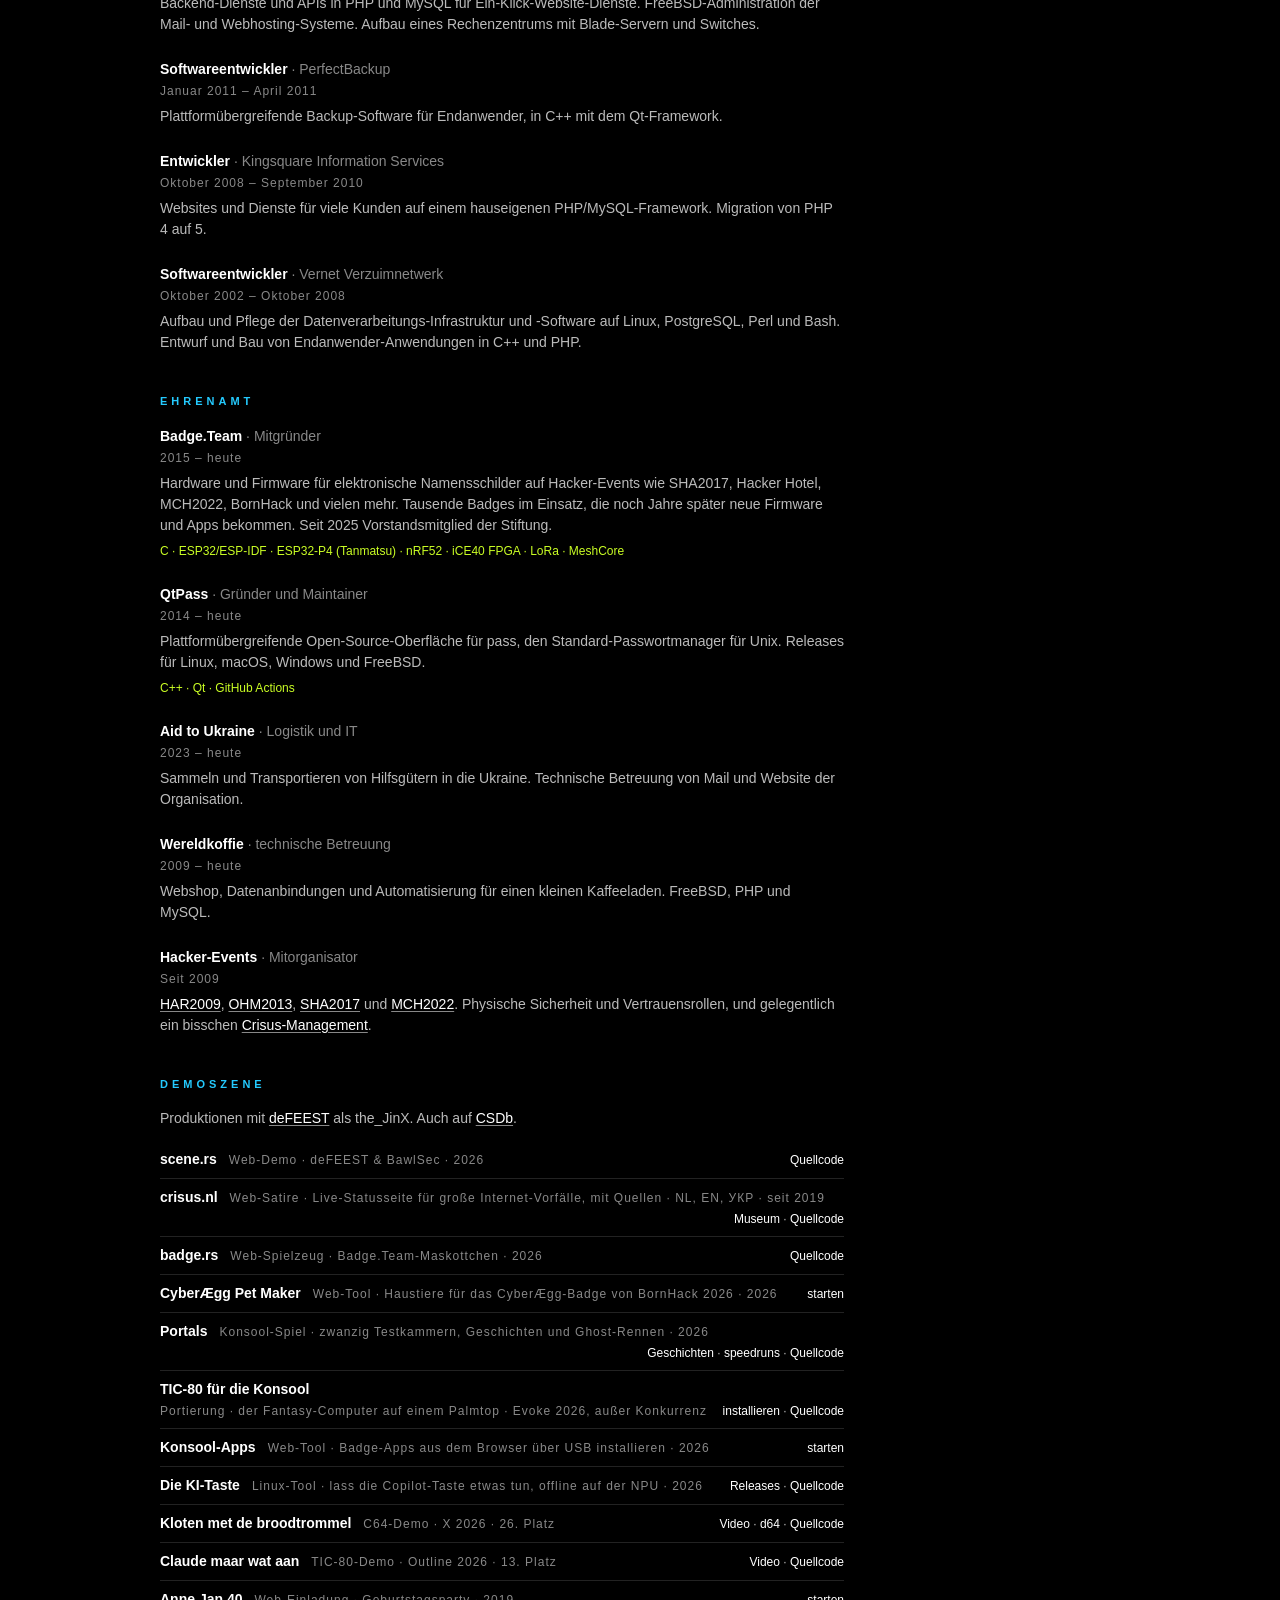
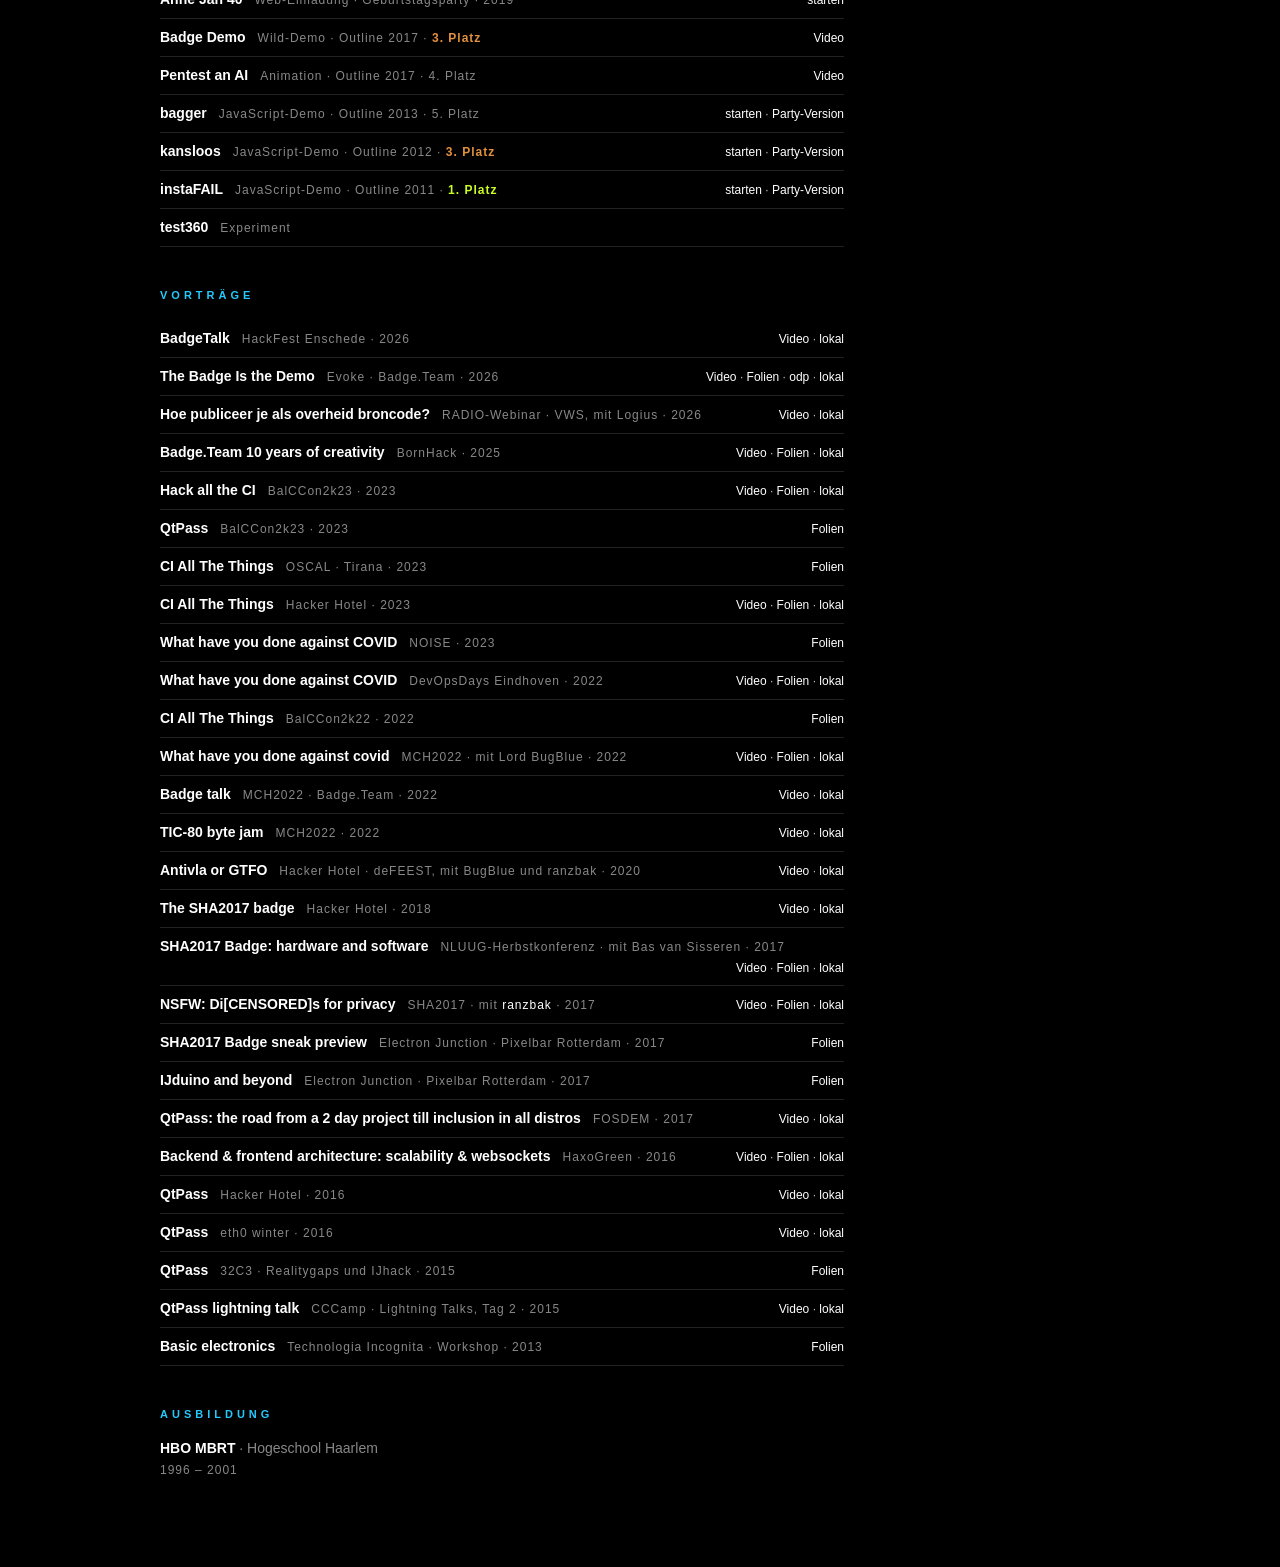
<file: portfolio/de/index.html>
<!DOCTYPE html>
<html lang="de">
  <head>
    <meta charset="utf-8" />
    <meta name="viewport" content="width=device-width, initial-scale=1" />
    <title>Anne Jan Brouwer – Lebenslauf</title>
    <meta name="description" content="Lebenslauf von Anne Jan Brouwer: Head of Engineering im niederländischen Gesundheitsministerium (VWS), Mitgründer von Badge.Team, Maintainer von QtPass und Demoszener." />
    <meta name="author" content="Anne Jan Brouwer" />
    <meta name="theme-color" content="#000000" />
    <link rel="me" href="https://mastodon.social/@annejan" />
    <link rel="icon" href="/favicon.ico" sizes="any" />
    <link rel="canonical" href="https://annejan.com/portfolio/de/" />
    <link rel="alternate" hreflang="en" href="https://annejan.com/portfolio/" />
    <link rel="alternate" hreflang="nl" href="https://annejan.com/portfolio/nl/" />
    <link rel="alternate" hreflang="uk" href="https://annejan.com/portfolio/uk/" />
    <link rel="alternate" hreflang="de" href="https://annejan.com/portfolio/de/" />
    <link rel="alternate" hreflang="x-default" href="https://annejan.com/portfolio/" />
    <meta property="og:type" content="profile" />
    <meta property="og:url" content="https://annejan.com/portfolio/de/" />
    <meta property="og:site_name" content="Anne Jan Brouwer" />
    <meta property="og:locale" content="de_DE" />
    <meta property="og:locale:alternate" content="en_GB" />
    <meta property="og:locale:alternate" content="nl_NL" />
    <meta property="og:locale:alternate" content="uk_UA" />
    <meta property="og:title" content="Anne Jan Brouwer – Lebenslauf" />
    <meta property="og:description" content="Lebenslauf von Anne Jan Brouwer: Head of Engineering im niederländischen Gesundheitsministerium (VWS), Mitgründer von Badge.Team, Maintainer von QtPass und Demoszener." />
    <meta property="og:image" content="https://annejan.com/og.png" />
    <meta property="og:image:width" content="1200" />
    <meta property="og:image:height" content="630" />
    <meta property="og:image:alt" content="AJB-Monogramm mit dem Namen Anne Jan Brouwer" />
    <meta property="profile:first_name" content="Anne Jan" />
    <meta property="profile:last_name" content="Brouwer" />
    <meta name="twitter:card" content="summary_large_image" />
    <meta name="twitter:image:alt" content="AJB-Monogramm mit dem Namen Anne Jan Brouwer" />
    <meta name="fediverse:creator" content="@annejan@mastodon.social" />
    <link rel="apple-touch-icon" href="/apple-touch-icon.png" />
    <link rel="author" href="/humans.txt" type="text/plain" />
    <script type="application/ld+json">
      {
        "@context": "https://schema.org",
        "@type": "ProfilePage",
        "url": "https://annejan.com/portfolio/de/",
        "inLanguage": "de",
        "mainEntity": {
          "@type": "Person",
          "@id": "https://annejan.com/#person",
          "name": "Anne Jan Brouwer",
          "alternateName": "the_JinX",
          "url": "https://annejan.com/",
          "jobTitle": "Head of Engineering",
          "worksFor": {
            "@type": "GovernmentOrganization",
            "name": "Dutch Ministry of Health, Welfare and Sport",
            "url": "https://www.rijksoverheid.nl/ministeries/ministerie-van-volksgezondheid-welzijn-en-sport"
          },
          "memberOf": [
            {
              "@type": "Organization",
              "name": "Badge.Team",
              "url": "https://badge.team/"
            },
            {
              "@type": "Organization",
              "name": "deFEEST",
              "url": "https://www.pouet.net/groups.php?which=11310"
            }
          ],
          "knowsAbout": [
            "Software engineering",
            "DevSecOps",
            "Open source",
            "Embedded systems",
            "ESP32",
            "FPGA",
            "C",
            "C++",
            "Python",
            "PHP",
            "Rust",
            "Linux",
            "FreeBSD",
            "SBOM",
            "Cyber Resilience Act"
          ],
          "sameAs": [
            "https://www.linkedin.com/in/annejanbrouwer/",
            "https://github.com/annejan",
            "https://mastodon.social/@annejan",
            "https://maindeck.eu/md/annejanbrouwer",
            "https://bsky.app/profile/annejan.com",
            "https://www.youtube.com/@AnneJan",
            "https://www.pouet.net/user.php?who=25361",
            "https://csdb.dk/scener/?id=13647"
          ]
        }
      }
    </script>
    <link rel="stylesheet" href="/style.css" />
    <script src="/site.js" defer></script>
  </head>
  <body class="cv">
    <div class="page">
      <header>
        <a href="/" id="home" class="fade" title="Home"><img src="/ajb.svg" width="603" height="781" alt="Anne Jan Brouwer – Startseite" /></a>
        <div>
          <h1>Anne Jan Brouwer</h1>
          <h2>Technischer Leiter</h2>
        </div>
        <p class="www">annejan.com</p>
        <nav class="lang" aria-label="Andere Sprachen"><a href="/portfolio/" class="fade" lang="en" hreflang="en">English</a> · <a href="/portfolio/nl/" class="fade" lang="nl" hreflang="nl">Nederlands</a> · <a href="/portfolio/uk/" class="fade" lang="uk" hreflang="uk">Українська</a></nav>
      </header>

      <div class="columns">
        <main>
          <section class="profile">
            <h3>Profil</h3>
            <p>Technische Führungskraft mit über zwanzig Jahren Erfahrung in Software, Infrastruktur und Hardware, vom Startup bis zum Ministerium. Meine Arbeit: die technische Richtung vorgeben und Teams aufbauen, die selbstständig liefern, mit Automatisierung, Tests, Sicherheit und Compliance als Teil der Arbeit, nicht als Nachgedanke. Ich spreche die Sprache von Software- und Hardware-Entwicklern.</p>
            <p>Seit meiner Kindheit praktisch dabei: Programmieren mit sechs, Elektronik mit zwölf, und ich habe nie aufgehört. Heute reicht das von Firmware und FPGAs auf Konferenz-Badges bis zu Plattformen, die drei Ministerien nutzen. Egal in welchem Maßstab, das Ziel bleibt gleich: Systeme und Teams, die ohne mich weiterlaufen.</p>
            <p>Ich spreche flüssiges Deutsch.</p>
          </section>

          <section>
            <h3>Berufserfahrung</h3>
            <article class="entry">
              <h4>Head of Engineering <span>· Niederländisches Ministerium für Gesundheit, Gemeinwohl und Sport (VWS)</span></h4>
              <p class="when">Oktober 2024 – heute</p>
              <p>Verantwortlich für die Softwareentwicklung bei iRealisatie, dem Softwareentwicklungscluster des Ministeriums (150+ Mitarbeitende). Qualität, Standardisierung und Automatisierung der Entwicklungspipeline, mit eingebauter Sicherheit (DevSecOps, OWASP ASVS) und konform zu NEN 7510. Öffentliches Geld, öffentlicher Code.</p>
            </article>
            <article class="entry">
              <h4>Lead Developer <span>· Niederländisches Ministerium für Gesundheit, Gemeinwohl und Sport</span></h4>
              <p class="when">Dezember 2020 – September 2024</p>
              <p>Entwurf und Bau der Ausnahmewege in der COVID-19-Infrastruktur. Architektur und Migration der Woo-Plattform (Gesetz über offene Verwaltung), genutzt von drei Ministerien: Gesundheit, Bildung und Finanzen. Leitung von Entwicklungsteams. Open-Source-Release-Management und Begleitung.</p>
              <p class="tech">PHP · Python · PostgreSQL · GitHub Actions</p>
            </article>
            <article class="entry">
              <h4>Senior-Softwareentwickler <span>· NoProtocol</span></h4>
              <p class="when">Mai 2015 – September 2024</p>
              <p>Architektur und Entwicklung von Backend- und New-Media-Lösungen, vor allem für Werbekampagnen der Make Some Noise Group Amsterdam.</p>
              <p class="tech">PHP · Node.js · statische Codeanalyse · Testautomatisierung · Workflows · automatische Deployments</p>
            </article>
            <article class="entry">
              <h4>Full-Stack-Entwickler <span>· Total Active Media</span></h4>
              <p class="when">März 2014 – März 2015</p>
              <p>Full-Stack-PHP mit einer Prise DevOps. Symfony, Zend Framework und Drupal für viele Websites und Plattformen. Entwicklungs- und Verwaltungstools für bessere Cyberresilienz.</p>
            </article>
            <article class="entry">
              <h4>DevOps Engineer <span>· bunq</span></h4>
              <p class="when">September 2013 – Februar 2014</p>
              <p>Die Startup-Zeit, als bunq noch Game Changers B.V. und Project Clear hieß. Automatisierung der Entwicklungsprozesse und ihrer Voraussetzungen. Entwicklerwerkzeuge.</p>
              <p class="tech">Ansible · Jenkins · Phabricator · GitLab · libvirt · KVM</p>
            </article>
            <article class="entry">
              <h4>Senior-Entwickler <span>· Araneum Group</span></h4>
              <p class="when">September 2012 – August 2013</p>
              <p>PHP-Backend-Entwicklung, MongoDB und Adobe/AppleScript. Eine SaaS-Plattform für ein großes Franchisesystem und Helpdesk-Software für ein Energieunternehmen. Testgetriebene Entwicklung, automatisierte Deployments.</p>
            </article>
            <article class="entry">
              <h4>Full-Stack-Entwickler <span>· Ratus IT Solutions</span></h4>
              <p class="when">Februar 2012 – Juli 2012</p>
              <p>Full-Stack-PHP und JavaScript, vom Entwurf bis zu funktionierenden Multimedia-Websites. Wallet-Backend und Callcenter-Anbindung.</p>
            </article>
            <article class="entry">
              <h4>Backend-Entwickler und Sysadmin <span>· TransIP</span></h4>
              <p class="when">Mai 2011 – Oktober 2011</p>
              <p>Backend-Dienste und APIs in PHP und MySQL für Ein-Klick-Website-Dienste. FreeBSD-Administration der Mail- und Webhosting-Systeme. Aufbau eines Rechenzentrums mit Blade-Servern und Switches.</p>
            </article>
            <article class="entry">
              <h4>Softwareentwickler <span>· PerfectBackup</span></h4>
              <p class="when">Januar 2011 – April 2011</p>
              <p>Plattformübergreifende Backup-Software für Endanwender, in C++ mit dem Qt-Framework.</p>
            </article>
            <article class="entry">
              <h4>Entwickler <span>· Kingsquare Information Services</span></h4>
              <p class="when">Oktober 2008 – September 2010</p>
              <p>Websites und Dienste für viele Kunden auf einem hauseigenen PHP/MySQL-Framework. Migration von PHP 4 auf 5.</p>
            </article>
            <article class="entry">
              <h4>Softwareentwickler <span>· Vernet Verzuimnetwerk</span></h4>
              <p class="when">Oktober 2002 – Oktober 2008</p>
              <p>Aufbau und Pflege der Datenverarbeitungs-Infrastruktur und -Software auf Linux, PostgreSQL, Perl und Bash. Entwurf und Bau von Endanwender-Anwendungen in C++ und PHP.</p>
            </article>
          </section>

          <section>
            <h3>Ehrenamt</h3>
            <article class="entry">
              <h4><a href="https://badge.team/">Badge.Team</a> <span>· Mitgründer</span></h4>
              <p class="when">2015 – heute</p>
              <p>Hardware und Firmware für elektronische Namensschilder auf Hacker-Events wie SHA2017, Hacker Hotel, MCH2022, BornHack und vielen mehr. Tausende Badges im Einsatz, die noch Jahre später neue Firmware und Apps bekommen. Seit 2025 Vorstandsmitglied der Stiftung.</p>
              <p class="tech">C · ESP32/ESP-IDF · ESP32-P4 (Tanmatsu) · nRF52 · iCE40 FPGA · LoRa · MeshCore</p>
            </article>
            <article class="entry">
              <h4><a href="https://qtpass.org/">QtPass</a> <span>· Gründer und Maintainer</span></h4>
              <p class="when">2014 – heute</p>
              <p>Plattformübergreifende Open-Source-Oberfläche für pass, den Standard-Passwortmanager für Unix. Releases für Linux, macOS, Windows und FreeBSD.</p>
              <p class="tech">C++ · Qt · GitHub Actions</p>
            </article>
            <article class="entry">
              <h4><a href="https://aidtoukraine.nl/">Aid to Ukraine</a> <span>· Logistik und IT</span></h4>
              <p class="when">2023 – heute</p>
              <p>Sammeln und Transportieren von Hilfsgütern in die Ukraine. Technische Betreuung von Mail und Website der Organisation.</p>
            </article>
            <article class="entry">
              <h4><a href="https://wereldkoffie.eu/">Wereldkoffie</a> <span>· technische Betreuung</span></h4>
              <p class="when">2009 – heute</p>
              <p>Webshop, Datenanbindungen und Automatisierung für einen kleinen Kaffeeladen. FreeBSD, PHP und MySQL.</p>
            </article>
            <article class="entry">
              <h4>Hacker-Events <span>· Mitorganisator</span></h4>
              <p class="when">Seit 2009</p>
              <p><a href="https://en.wikipedia.org/wiki/Hacking_at_Random">HAR2009</a>, <a href="https://en.wikipedia.org/wiki/Observe._Hack._Make.">OHM2013</a>, <a href="https://en.wikipedia.org/wiki/Still_Hacking_Anyway">SHA2017</a> und <a href="https://mch2022.org/">MCH2022</a>. Physische Sicherheit und Vertrauensrollen, und gelegentlich ein bisschen <a href="https://crisus.nl/museum/" title="Das Crisus-Museum">Crisus-Management</a>.</p>
            </article>
          </section>

          <section>
            <h3>Demoszene</h3>
            <p>Produktionen mit <a href="https://www.pouet.net/groups.php?which=11310">deFEEST</a> als the_JinX. Auch auf <a href="https://csdb.dk/group/?id=7324">CSDb</a>.</p>
            <ul class="prods">
              <li><a href="https://scene.rs/">scene.rs</a> <span class="meta">Web-Demo · deFEEST &amp; BawlSec · 2026</span> <small><a href="https://github.com/annejan/scene.rs">Quellcode</a></small></li>
              <li><a href="https://crisus.nl/">crisus.nl</a> <span class="meta">Web-Satire · Live-Statusseite für große Internet-Vorfälle, mit Quellen · NL, EN, УКР · seit 2019</span> <small><a href="https://crisus.nl/museum/">Museum</a> · <a href="https://github.com/annejan/crisus">Quellcode</a></small></li>
              <li><a href="https://badge.rs/">badge.rs</a> <span class="meta">Web-Spielzeug · Badge.Team-Maskottchen · 2026</span> <small><a href="https://github.com/annejan/badge.rs">Quellcode</a></small></li>
              <li><a href="https://scene.rs/pets/">CyberÆgg Pet Maker</a> <span class="meta">Web-Tool · Haustiere für das CyberÆgg-Badge von BornHack 2026 · 2026</span> <small><a href="https://scene.rs/pets/">starten</a></small></li>
              <li><a href="/portals/">Portals</a> <span class="meta">Konsool-Spiel · zwanzig Testkammern, Geschichten und Ghost-Rennen · 2026</span> <small><a href="https://scene.rs/stories/">Geschichten</a> · <a href="https://scene.rs/runs/">speedruns</a> · <a href="https://github.com/annejan/tanmatsu-portals-grace">Quellcode</a></small></li>
              <li><a href="/tic80/">TIC-80 für die Konsool</a> <span class="meta">Portierung · der Fantasy-Computer auf einem Palmtop · Evoke 2026, außer Konkurrenz</span> <small><a href="/tic80/">installieren</a> · <a href="https://github.com/annejan/TIC-80">Quellcode</a></small></li>
              <li><a href="/konsool/">Konsool-Apps</a> <span class="meta">Web-Tool · Badge-Apps aus dem Browser über USB installieren · 2026</span> <small><a href="/konsool/">starten</a></small></li>
              <li><a href="/ai-key/">Die KI-Taste</a> <span class="meta">Linux-Tool · lass die Copilot-Taste etwas tun, offline auf der NPU · 2026</span> <small><a href="https://github.com/annejan/local-llm-hotkeys/releases">Releases</a> · <a href="https://github.com/annejan/local-llm-hotkeys">Quellcode</a></small></li>
              <li><a href="https://www.pouet.net/prod.php?which=106371">Kloten met de broodtrommel</a> <span class="meta">C64-Demo · X 2026 · <span>26. Platz</span></span> <small><a href="https://www.youtube.com/watch?v=Cj4rynml_qI">Video</a> · <a href="https://csdb.dk/getinternalfile.php/280599/defeest-kloten_met_de_broodtrommel.d64">d64</a> · <a href="https://github.com/annejan/x2026-kloten">Quellcode</a></small></li>
              <li><a href="https://www.pouet.net/prod.php?which=106370">Claude maar wat aan</a> <span class="meta">TIC-80-Demo · Outline 2026 · <span>13. Platz</span></span> <small><a href="https://youtu.be/_vUn_xbWBt8">Video</a> · <a href="https://github.com/annejan/outline26-claude-tic80">Quellcode</a></small></li>
              <li><a href="/40/">Anne Jan 40</a> <span class="meta">Web-Einladung · Geburtstagsparty · 2019</span> <small><a href="/40/">starten</a></small></li>
              <li><a href="https://www.pouet.net/prod.php?which=70207">Badge Demo</a> <span class="meta">Wild-Demo · Outline 2017 · <span class="bronze">3. Platz</span></span> <small><a href="https://files.scene.org/view/parties/2017/outline17/realtime_wild/anus_badge.mp4">Video</a></small></li>
              <li><a href="https://www.pouet.net/prod.php?which=70203">Pentest an AI</a> <span class="meta">Animation · Outline 2017 · <span>4. Platz</span></span> <small><a href="https://files.scene.org/view/parties/2017/outline17/animation/pentest.mp4">Video</a></small></li>
              <li><a href="https://www.pouet.net/prod.php?which=61378">bagger</a> <span class="meta">JavaScript-Demo · Outline 2013 · <span>5. Platz</span></span> <small><a href="/bagger/">starten</a> · <a href="/baggerParty/">Party-Version</a></small></li>
              <li><a href="https://www.pouet.net/prod.php?which=60479">kansloos</a> <span class="meta">JavaScript-Demo · Outline 2012 · <span class="bronze">3. Platz</span></span> <small><a href="/kansloos/">starten</a> · <a href="/kansloosParty/">Party-Version</a></small></li>
              <li><a href="https://www.pouet.net/prod.php?which=57074">instaFAIL</a> <span class="meta">JavaScript-Demo · Outline 2011 · <span class="win">1. Platz</span></span> <small><a href="/html5/instafail/">starten</a> · <a href="/html5/instafailParty/">Party-Version</a></small></li>
              <li><a href="https://test360.etv.cx/">test360</a> <span class="meta">Experiment</span></li>
            </ul>
          </section>

          <section>
            <h3 id="lectures">Vorträge</h3>
            <ul class="prods">
              <li id="talk-hackfest2026"><a href="https://www.youtube.com/watch?v=Emeso7DEwWg">BadgeTalk</a> <span class="meta">HackFest Enschede · 2026</span> <small><a href="https://www.youtube.com/watch?v=Emeso7DEwWg">Video</a> · <a href="/media/talks/2026-hackfest-badge-talk.mp4">lokal</a></small></li>
              <li id="talk-evoke2026"><a href="https://www.youtube.com/watch?v=uQaWGJzJJSU">The Badge Is the Demo</a> <span class="meta">Evoke · Badge.Team · 2026</span> <small><a href="https://www.youtube.com/watch?v=uQaWGJzJJSU">Video</a> · <a href="/media/talks/2026-evoke-the-badge-is-the-demo.pdf">Folien</a> · <a href="/media/The%20Badge%20Is%20the%20Demo.odp">odp</a> · <a href="/media/talks/2026-evoke-the-badge-is-the-demo.mp4">lokal</a></small></li>
              <li id="talk-radio"><a href="https://www.it-academieoverheid.nl/documenten/videos/2026/01/28/radio-webinar-publiceren-broncode">Hoe publiceer je als overheid broncode?</a> <span class="meta">RADIO-Webinar · VWS, mit Logius · 2026</span> <small><a href="https://www.it-academieoverheid.nl/documenten/videos/2026/01/28/radio-webinar-publiceren-broncode">Video</a> · <a href="/media/talks/2026-radio-webinar-hoe-publiceer-je-als-overheid-broncode.webm">lokal</a></small></li>
              <li id="talk-bornhack2025"><a href="https://media.bornhack.dk/files/a3f3a2e1-1a91-48c8-b96c-12bd86ac499a/">Badge.Team 10 years of creativity</a> <span class="meta">BornHack · 2025</span> <small><a href="https://media.bornhack.dk/files/a3f3a2e1-1a91-48c8-b96c-12bd86ac499a/">Video</a> · <a href="/media/talks/2025-bornhack-badge-team-10-years.pdf">Folien</a> · <a href="/media/talks/2025-bornhack-badge-team-10-years.mp4">lokal</a></small></li>
              <li id="talk-balccon2023"><a href="https://www.youtube.com/watch?v=7obrpUBH7Gs">Hack all the CI</a> <span class="meta">BalCCon2k23 · 2023</span> <small><a href="https://www.youtube.com/watch?v=7obrpUBH7Gs">Video</a> · <a href="/media/talks/2023-balccon-hack-all-the-ci.pdf">Folien</a> · <a href="/media/talks/2023-balccon-hack-all-the-ci.mp4">lokal</a></small></li>
              <li><a href="/media/talks/2023-balccon-qtpass.pdf">QtPass</a> <span class="meta">BalCCon2k23 · 2023</span> <small><a href="/media/talks/2023-balccon-qtpass.pdf">Folien</a></small></li>
              <li id="talk-oscal2023"><a href="/media/talks/2023-oscal-ci-all-the-things.pdf">CI All The Things</a> <span class="meta">OSCAL · Tirana · 2023</span> <small><a href="/media/talks/2023-oscal-ci-all-the-things.pdf">Folien</a></small></li>
              <li id="talk-hackerhotel2023"><a href="https://www.youtube.com/watch?v=_Aq9qJQ34iM">CI All The Things</a> <span class="meta">Hacker Hotel · 2023</span> <small><a href="https://www.youtube.com/watch?v=_Aq9qJQ34iM">Video</a> · <a href="/media/talks/2023-hackerhotel-ci-all-the-things.pdf">Folien</a> · <a href="/media/talks/2023-hackerhotel-ci-all-the-things.mp4">lokal</a></small></li>
              <li id="talk-noise2023"><a href="/media/talks/2023-noise-what-have-you-done-against-covid.pdf">What have you done against COVID</a> <span class="meta">NOISE · 2023</span> <small><a href="/media/talks/2023-noise-what-have-you-done-against-covid.pdf">Folien</a></small></li>
              <li id="talk-devops2022"><a href="https://devopsdays.org/events/2022-eindhoven/program/anne-jan-brouwer/">What have you done against COVID</a> <span class="meta">DevOpsDays Eindhoven · 2022</span> <small><a href="https://www.youtube.com/watch?v=WabmLksFLKc">Video</a> · <a href="/media/talks/2022-devopsdays-eindhoven-what-have-you-done-against-covid.pdf">Folien</a> · <a href="/media/talks/2022-devopsdays-eindhoven-what-have-you-done-against-covid.mp4">lokal</a></small></li>
              <li id="talk-balccon2022"><a href="/media/talks/2022-balccon-ci-all-the-things.pdf">CI All The Things</a> <span class="meta">BalCCon2k22 · 2022</span> <small><a href="/media/talks/2022-balccon-ci-all-the-things.pdf">Folien</a></small></li>
              <li id="talk-mch2022"><a href="https://media.ccc.de/v/mch2022-121-what-have-you-done-against-covid-a-personal-retrospective-">What have you done against covid</a> <span class="meta">MCH2022 · mit Lord BugBlue · 2022</span> <small><a href="https://media.ccc.de/v/mch2022-121-what-have-you-done-against-covid-a-personal-retrospective-">Video</a> · <a href="/media/talks/2022-mch-what-have-you-done-against-covid.pdf">Folien</a> · <a href="/media/talks/2022-mch-what-have-you-done-against-covid.mp4">lokal</a></small></li>
              <li><a href="https://media.ccc.de/v/mch2022-205-badge-talk">Badge talk</a> <span class="meta">MCH2022 · Badge.Team · 2022</span> <small><a href="https://media.ccc.de/v/mch2022-205-badge-talk">Video</a> · <a href="/media/talks/2022-mch-badge-talk.mp4">lokal</a></small></li>
              <li><a href="https://media.ccc.de/v/mch2022-226-tic-80-byte-jam">TIC-80 byte jam</a> <span class="meta">MCH2022 · 2022</span> <small><a href="https://media.ccc.de/v/mch2022-226-tic-80-byte-jam">Video</a> · <a href="/media/talks/2022-mch-tic-80-byte-jam.mp4">lokal</a></small></li>
              <li id="talk-hackerhotel2020"><a href="https://www.youtube.com/watch?v=CzmhaymSG-8">Antivla or GTFO</a> <span class="meta">Hacker Hotel · deFEEST, mit BugBlue und ranzbak · 2020</span> <small><a href="https://www.youtube.com/watch?v=CzmhaymSG-8">Video</a> · <a href="/media/talks/2020-hackerhotel-antivla-or-gtfo.mp4">lokal</a></small></li>
              <li id="talk-hackerhotel2018"><a href="https://www.youtube.com/watch?v=xDUodBziSWo">The SHA2017 badge</a> <span class="meta">Hacker Hotel · 2018</span> <small><a href="https://www.youtube.com/watch?v=xDUodBziSWo">Video</a> · <a href="/media/talks/2018-hackerhotel-the-sha2017-badge.mp4">lokal</a></small></li>
              <li id="talk-nluug2017"><a href="https://www.nluug.nl/activiteiten/events/nj17/abstracts/ab17.html">SHA2017 Badge: hardware and software</a> <span class="meta">NLUUG-Herbstkonferenz · mit Bas van Sisseren · 2017</span> <small><a href="https://www.youtube.com/watch?v=dz6WVGG7Log">Video</a> · <a href="/media/talks/2017-nluug-sha2017-badge-hardware-and-software.pdf">Folien</a> · <a href="/media/talks/2017-nluug-sha2017-badge.mp4">lokal</a></small></li>
              <li id="talk-sha2017"><a href="https://media.ccc.de/v/SHA2017-49-nsfw_di_censored_s_for_privacy">NSFW: Di[CENSORED]s for privacy</a> <span class="meta">SHA2017 · mit <a href="https://ranzbak.nl/">ranzbak</a> · 2017</span> <small><a href="https://media.ccc.de/v/SHA2017-49-nsfw_di_censored_s_for_privacy">Video</a> · <a href="/media/talks/2017-sha2017-nsfw-di-censored-s-for-privacy.pdf">Folien</a> · <a href="/media/talks/2017-sha2017-nsfw-di-censored-s-for-privacy.mp4">lokal</a></small></li>
              <li id="talk-electronjunction2017"><a href="/media/talks/2017-electron-junction-sha2017-badge-sneak-preview.pdf">SHA2017 Badge sneak preview</a> <span class="meta">Electron Junction · Pixelbar Rotterdam · 2017</span> <small><a href="/media/talks/2017-electron-junction-sha2017-badge-sneak-preview.pdf">Folien</a></small></li>
              <li><a href="/media/talks/2017-electron-junction-ijduino-and-beyond.pdf">IJduino and beyond</a> <span class="meta">Electron Junction · Pixelbar Rotterdam · 2017</span> <small><a href="/media/talks/2017-electron-junction-ijduino-and-beyond.pdf">Folien</a></small></li>
              <li id="talk-fosdem2017"><a href="https://archive.fosdem.org/2017/schedule/event/qtpass/">QtPass: the road from a 2 day project till inclusion in all distros</a> <span class="meta">FOSDEM · 2017</span> <small><a href="https://archive.fosdem.org/2017/schedule/event/qtpass/">Video</a> · <a href="/media/talks/2017-fosdem-qtpass.webm">lokal</a></small></li>
              <li id="talk-haxogreen2016"><a href="https://www.youtube.com/watch?v=OoTIOTev8_g">Backend &amp; frontend architecture: scalability &amp; websockets</a> <span class="meta">HaxoGreen · 2016</span> <small><a href="https://www.youtube.com/watch?v=OoTIOTev8_g">Video</a> · <a href="/media/talks/2016-haxogreen-backend-frontend-architecture.pdf">Folien</a> · <a href="/media/talks/2016-haxogreen-backend-frontend-architecture.mp4">lokal</a></small></li>
              <li id="talk-hackerhotel2016"><a href="https://www.youtube.com/watch?v=bc02HwIVnmA">QtPass</a> <span class="meta">Hacker Hotel · 2016</span> <small><a href="https://www.youtube.com/watch?v=bc02HwIVnmA">Video</a> · <a href="/media/talks/2016-hackerhotel-qtpass.mp4">lokal</a></small></li>
              <li id="talk-eth02016"><a href="https://www.youtube.com/watch?v=tKxG6p7GnFE">QtPass</a> <span class="meta">eth0 winter · 2016</span> <small><a href="https://www.youtube.com/watch?v=tKxG6p7GnFE">Video</a> · <a href="/media/talks/2016-eth0-winter-qtpass.mp4">lokal</a></small></li>
              <li id="talk-32c3"><a href="/media/talks/2015-32c3-qtpass.pdf">QtPass</a> <span class="meta">32C3 · Realitygaps und IJhack · 2015</span> <small><a href="/media/talks/2015-32c3-qtpass.pdf">Folien</a></small></li>
              <li id="talk-cccamp2015"><a href="https://media.ccc.de/v/camp2015-6862-lightning_talks_day_2">QtPass lightning talk</a> <span class="meta">CCCamp · Lightning Talks, Tag 2 · 2015</span> <small><a href="https://media.ccc.de/v/camp2015-6862-lightning_talks_day_2">Video</a> · <a href="/media/talks/2015-cccamp-qtpass-lightning-talk.mp4">lokal</a></small></li>
              <li id="talk-techinc2013"><a href="/media/talks/2013-techinc-basic-electronics.pdf">Basic electronics</a> <span class="meta">Technologia Incognita · Workshop · 2013</span> <small><a href="/media/talks/2013-techinc-basic-electronics.pdf">Folien</a></small></li>
            </ul>
          </section>


          <section>
            <h3>Ausbildung</h3>
            <article class="entry">
              <h4>HBO MBRT <span>· Hogeschool Haarlem</span></h4>
              <p class="when">1996 – 2001</p>
            </article>
          </section>
        </main>

        <aside>
          <section>
            <h3>Links</h3>
            <ul>
              <li><a href="https://www.linkedin.com/in/annejanbrouwer/">LinkedIn</a></li>
              <li><a href="https://github.com/annejan">GitHub</a></li>
              <li><a href="https://maindeck.eu/md/annejanbrouwer">MainDeck</a></li>
              <li><a href="https://qtpass.org/">QtPass</a></li>
              <li><a href="https://badge.team/">Badge.Team</a></li>
              <li><a href="https://aidtoukraine.nl/">Aid to Ukraine</a></li>
              <li><a href="https://mastodon.social/@annejan" rel="me">Mastodon</a></li>
            </ul>
          </section>
          <section>
            <h3>Technologien</h3>
            <ul>
              <li>C/C++</li>
              <li>PHP</li>
              <li>Python</li>
              <li>Node.js</li>
              <li>Rust</li>
              <li>GitHub Actions</li>
              <li>Ansible</li>
              <li>Linux</li>
              <li>FreeBSD</li>
              <li>SBOM / CRA</li>
            </ul>
          </section>
          <section>
            <h3>Vorträge bei</h3>
            <ul>
              <li><a href="#talk-mch2022">MCH2022</a></li>
              <li><a href="#talk-sha2017">SHA2017</a></li>
              <li><a href="#talk-hackerhotel2023">Hacker Hotel</a></li>
              <li><a href="#talk-balccon2023">BalCCon</a></li>
              <li><a href="#talk-oscal2023">OSCAL</a></li>
              <li><a href="#talk-fosdem2017">FOSDEM</a></li>
              <li><a href="#talk-cccamp2015">CCCamp</a></li>
              <li><a href="#talk-32c3">32C3</a></li>
              <li><a href="#talk-evoke2026">Evoke</a></li>
              <li><a href="#talk-bornhack2025">BornHack</a></li>
              <li><a href="#talk-hackfest2026">HackFest</a></li>
              <li><a href="#talk-haxogreen2016">HaxoGreen</a></li>
              <li><a href="#talk-eth02016">eth0</a></li>
              <li><a href="#talk-nluug2017">NLUUG</a></li>
              <li><a href="#talk-devops2022">DevOpsDays Eindhoven</a></li>
              <li><a href="#talk-noise2023">NOISE</a></li>
              <li><a href="#talk-electronjunction2017">Electron Junction</a></li>
              <li><a href="#talk-techinc2013">Technologia Incognita</a></li>
              <li><a href="#talk-radio">RADIO-Webinar</a></li>
              <li><a href="https://www.youtube.com/c/angrynerdspodcast">Angry-Nerds-Podcast</a></li>
            </ul>
            <p><a href="#lectures">Alle Vorträge</a></p>
          </section>
        </aside>
      </div>
    </div>
  </body>
</html>
</file>
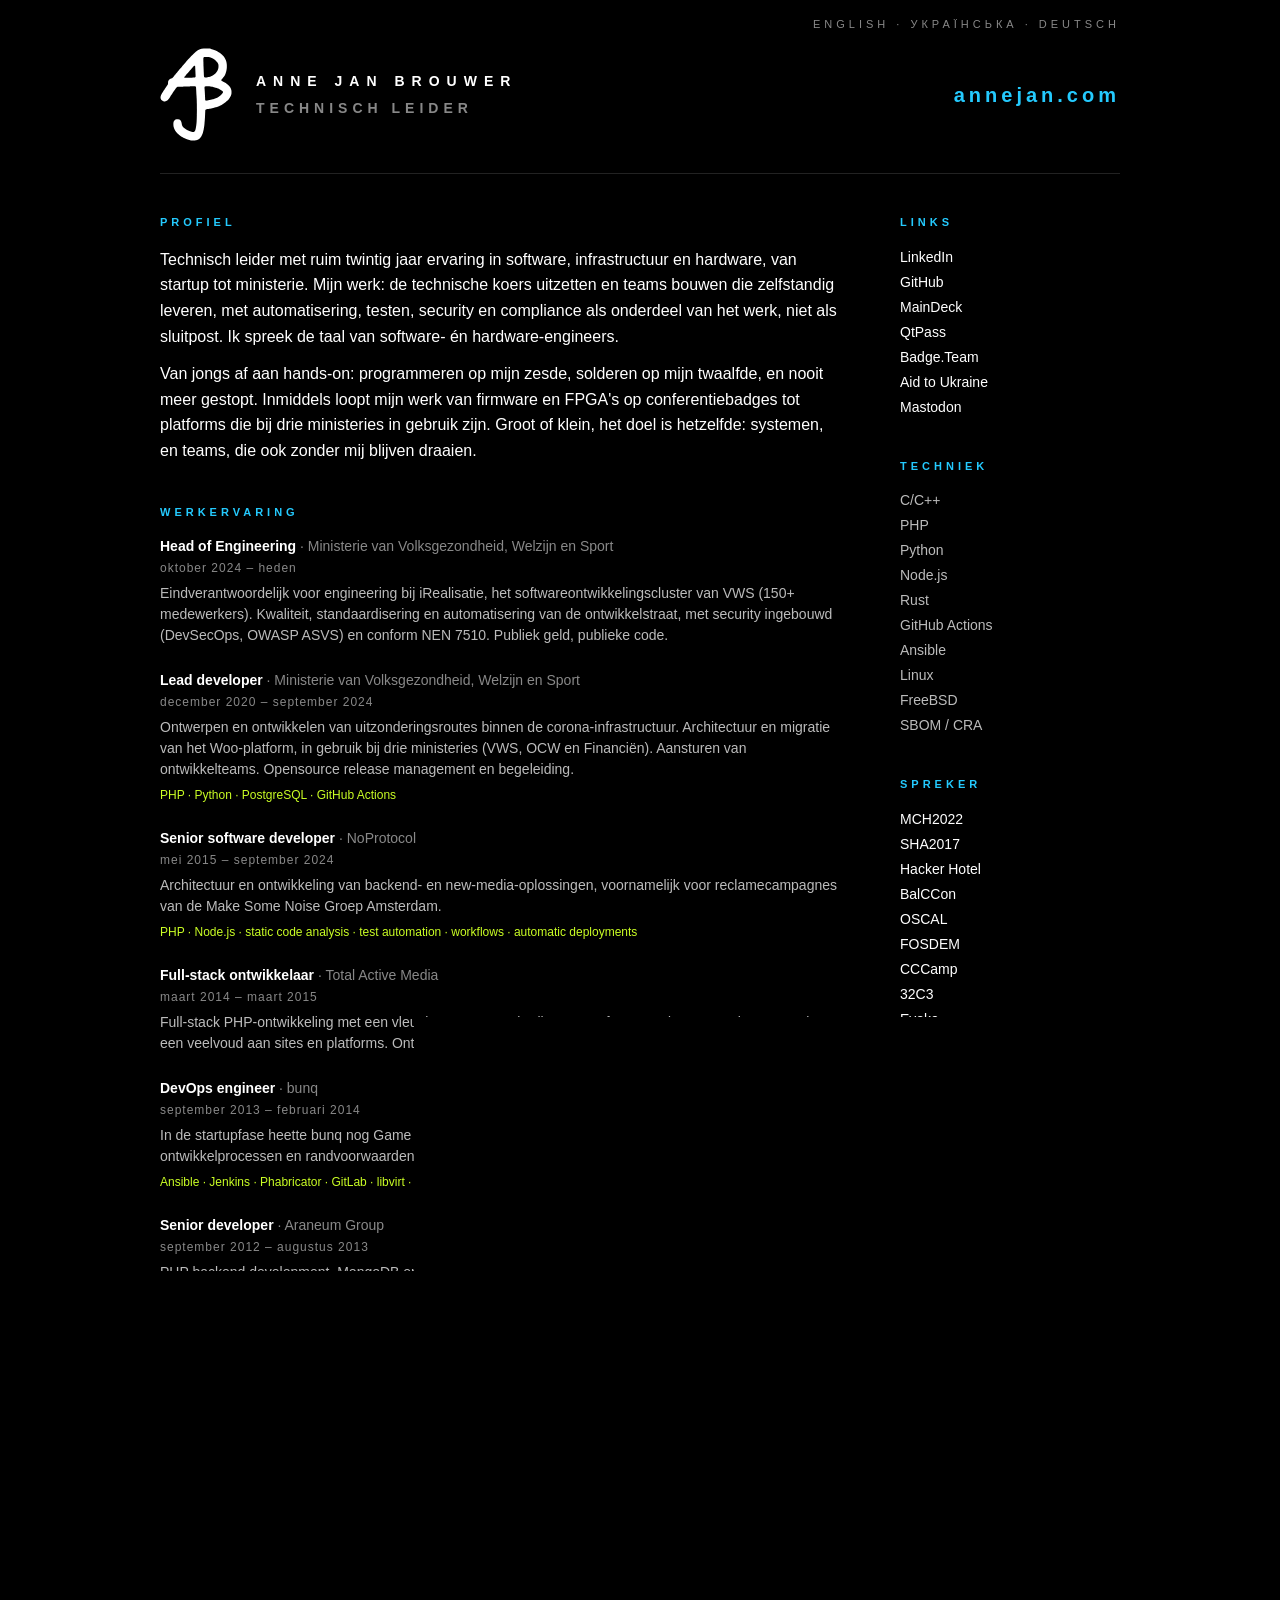
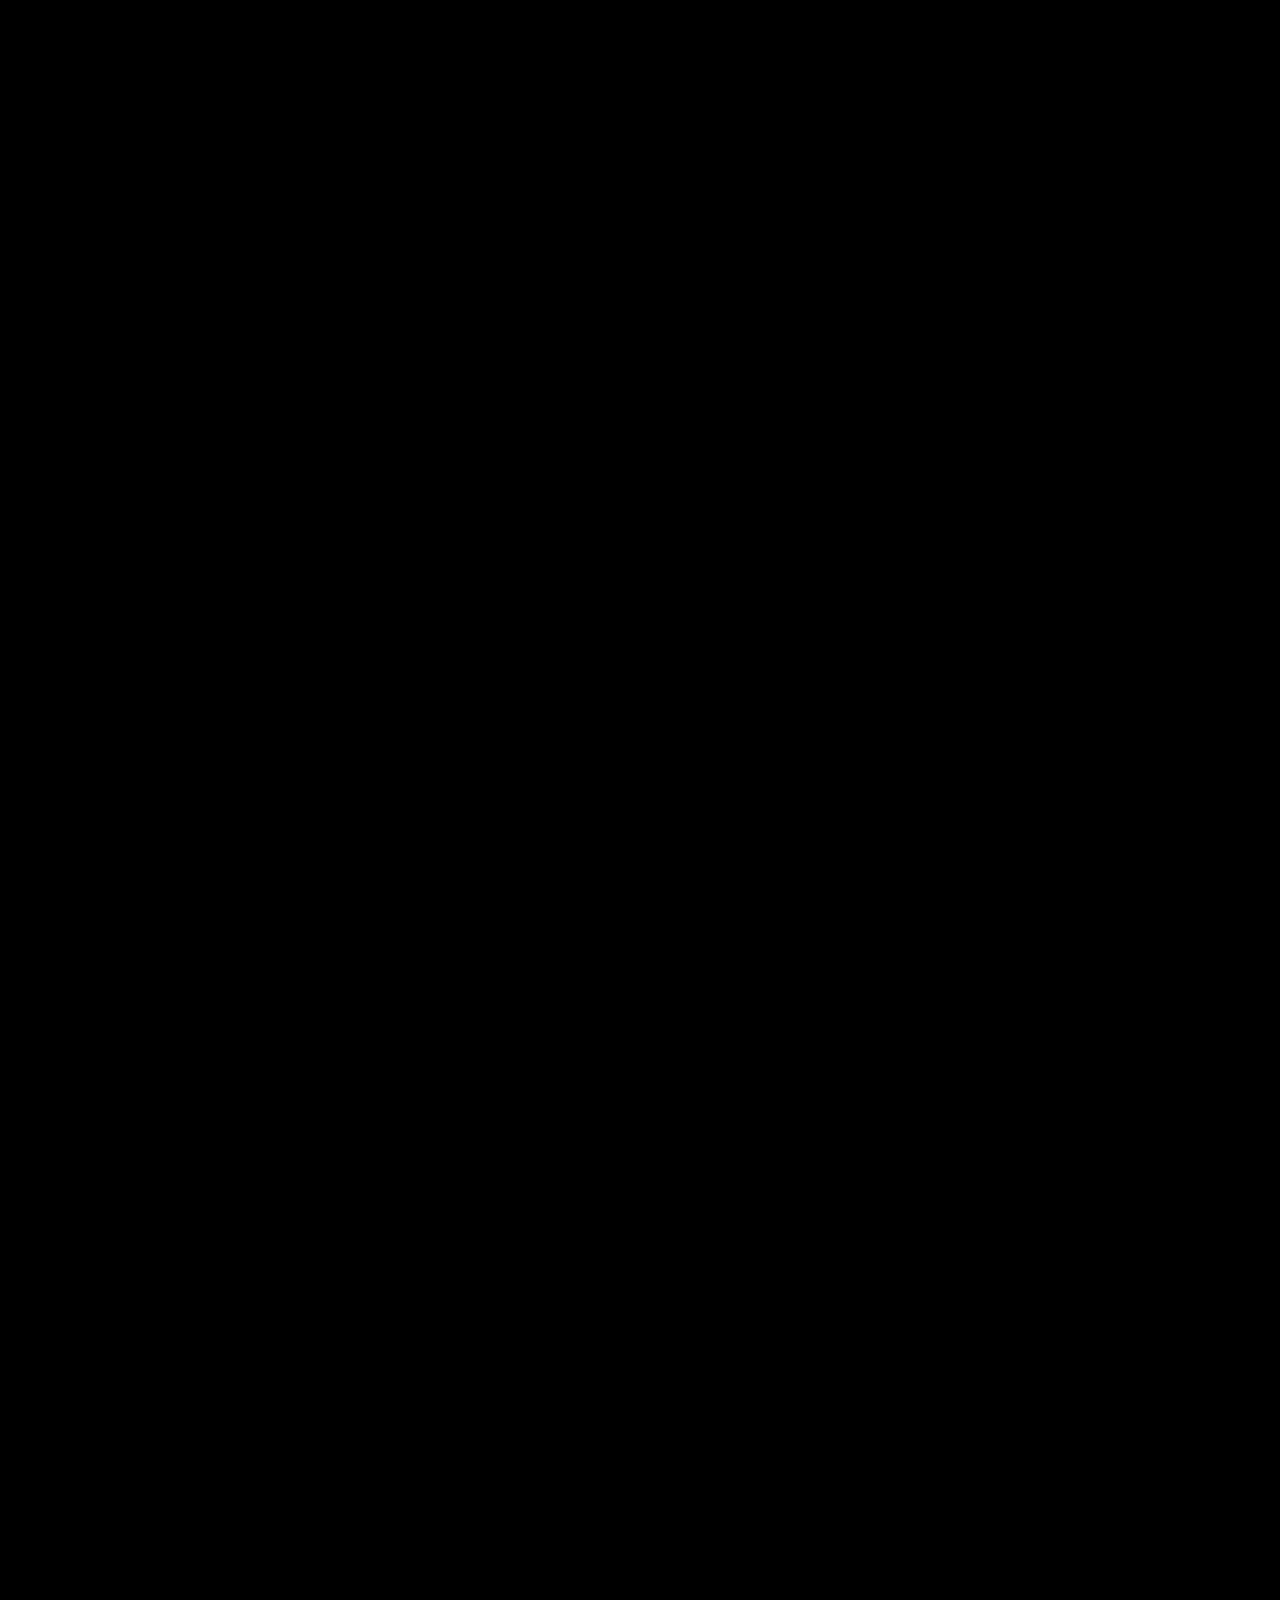
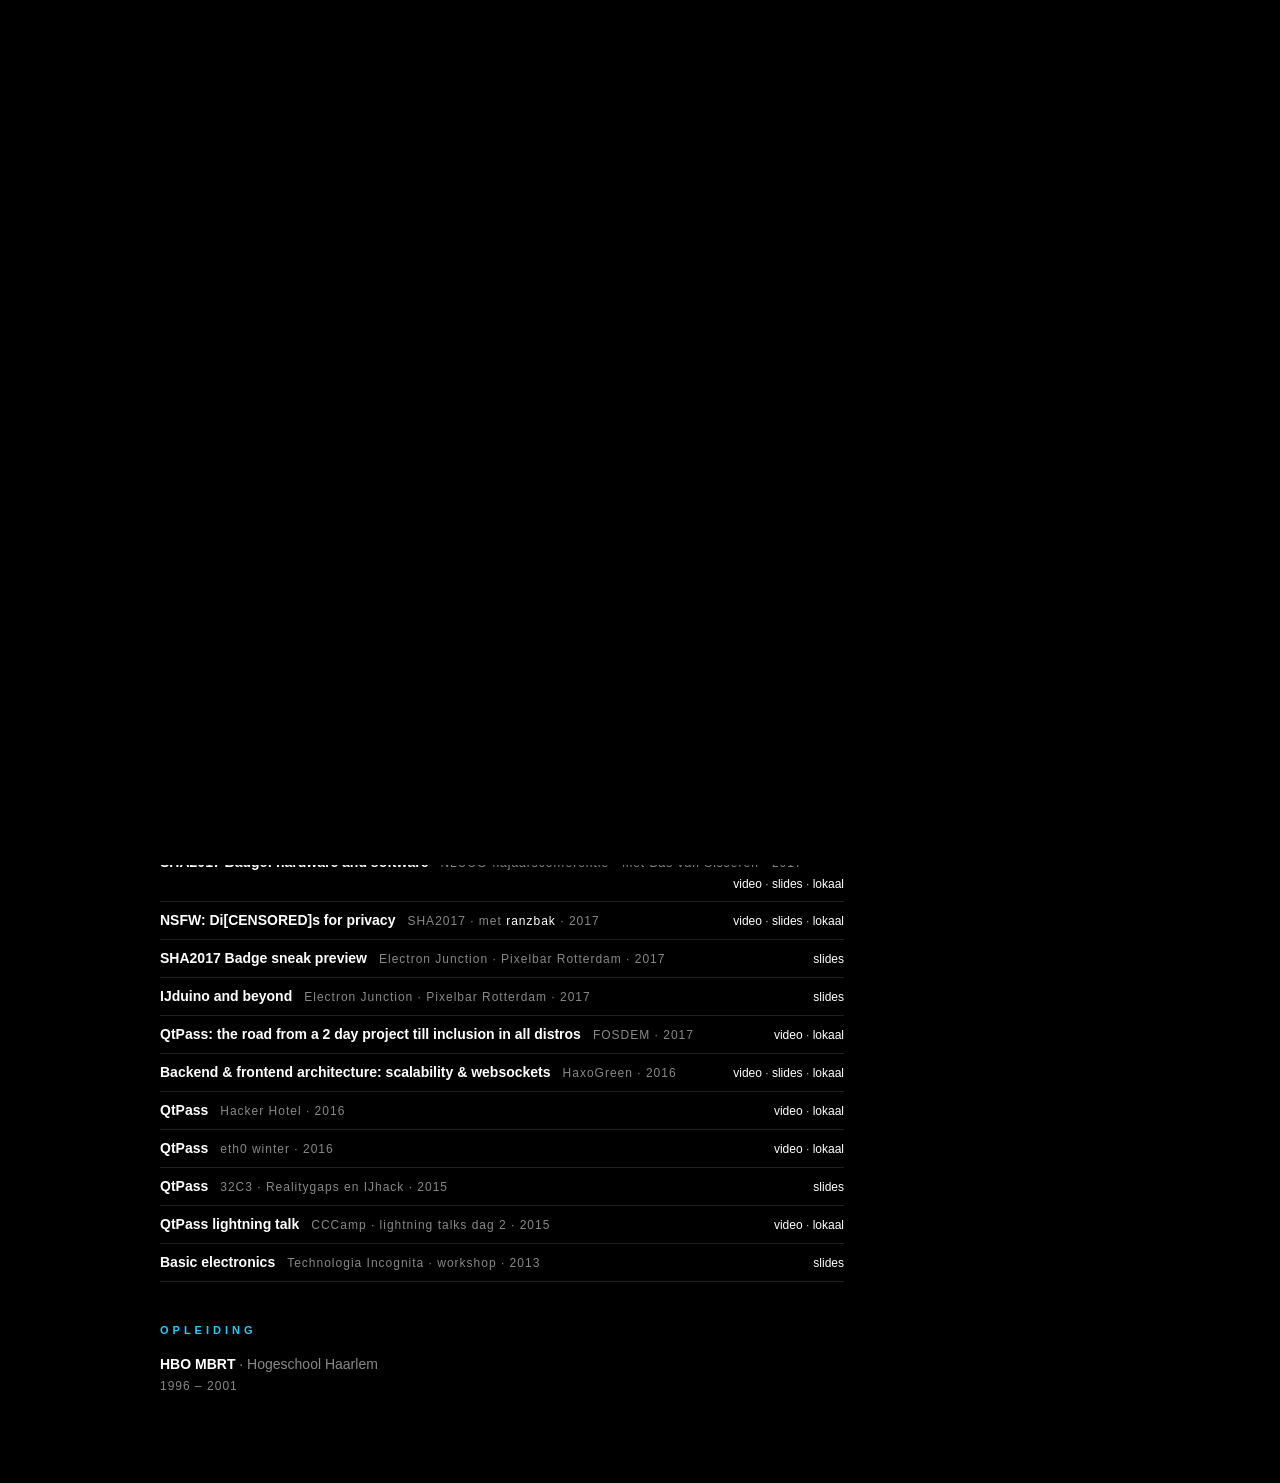
<file: portfolio/nl/index.html>
<!DOCTYPE html>
<html lang="nl">
  <head>
    <meta charset="utf-8" />
    <meta name="viewport" content="width=device-width, initial-scale=1" />
    <title>Anne Jan Brouwer – CV</title>
    <meta name="description" content="CV van Anne Jan Brouwer: Head of Engineering bij het ministerie van VWS, medeoprichter van Badge.Team, maintainer van QtPass en demoscener." />
    <meta name="author" content="Anne Jan Brouwer" />
    <meta name="theme-color" content="#000000" />
    <link rel="me" href="https://mastodon.social/@annejan" />
    <link rel="icon" href="/favicon.ico" sizes="any" />
    <link rel="canonical" href="https://annejan.com/portfolio/nl/" />
    <link rel="alternate" hreflang="en" href="https://annejan.com/portfolio/" />
    <link rel="alternate" hreflang="nl" href="https://annejan.com/portfolio/nl/" />
    <link rel="alternate" hreflang="uk" href="https://annejan.com/portfolio/uk/" />
    <link rel="alternate" hreflang="de" href="https://annejan.com/portfolio/de/" />
    <link rel="alternate" hreflang="x-default" href="https://annejan.com/portfolio/" />
    <meta property="og:type" content="profile" />
    <meta property="og:url" content="https://annejan.com/portfolio/nl/" />
    <meta property="og:site_name" content="Anne Jan Brouwer" />
    <meta property="og:locale" content="nl_NL" />
    <meta property="og:locale:alternate" content="en_GB" />
    <meta property="og:locale:alternate" content="uk_UA" />
    <meta property="og:locale:alternate" content="de_DE" />
    <meta property="og:title" content="Anne Jan Brouwer – CV" />
    <meta property="og:description" content="CV van Anne Jan Brouwer: Head of Engineering bij het ministerie van VWS, medeoprichter van Badge.Team, maintainer van QtPass en demoscener." />
    <meta property="og:image" content="https://annejan.com/og.png" />
    <meta property="og:image:width" content="1200" />
    <meta property="og:image:height" content="630" />
    <meta property="og:image:alt" content="AJB-monogram met de naam Anne Jan Brouwer" />
    <meta property="profile:first_name" content="Anne Jan" />
    <meta property="profile:last_name" content="Brouwer" />
    <meta name="twitter:card" content="summary_large_image" />
    <meta name="twitter:image:alt" content="AJB-monogram met de naam Anne Jan Brouwer" />
    <meta name="fediverse:creator" content="@annejan@mastodon.social" />
    <link rel="apple-touch-icon" href="/apple-touch-icon.png" />
    <link rel="author" href="/humans.txt" type="text/plain" />
    <script type="application/ld+json">
      {
        "@context": "https://schema.org",
        "@type": "ProfilePage",
        "url": "https://annejan.com/portfolio/nl/",
        "inLanguage": "nl",
        "mainEntity": {
          "@type": "Person",
          "@id": "https://annejan.com/#person",
          "name": "Anne Jan Brouwer",
          "alternateName": "the_JinX",
          "url": "https://annejan.com/",
          "jobTitle": "Head of Engineering",
          "worksFor": {
            "@type": "GovernmentOrganization",
            "name": "Dutch Ministry of Health, Welfare and Sport",
            "url": "https://www.rijksoverheid.nl/ministeries/ministerie-van-volksgezondheid-welzijn-en-sport"
          },
          "memberOf": [
            {
              "@type": "Organization",
              "name": "Badge.Team",
              "url": "https://badge.team/"
            },
            {
              "@type": "Organization",
              "name": "deFEEST",
              "url": "https://www.pouet.net/groups.php?which=11310"
            }
          ],
          "knowsAbout": [
            "Software engineering",
            "DevSecOps",
            "Open source",
            "Embedded systems",
            "ESP32",
            "FPGA",
            "C",
            "C++",
            "Python",
            "PHP",
            "Rust",
            "Linux",
            "FreeBSD",
            "SBOM",
            "Cyber Resilience Act"
          ],
          "sameAs": [
            "https://www.linkedin.com/in/annejanbrouwer/",
            "https://github.com/annejan",
            "https://mastodon.social/@annejan",
            "https://maindeck.eu/md/annejanbrouwer",
            "https://bsky.app/profile/annejan.com",
            "https://www.youtube.com/@AnneJan",
            "https://www.pouet.net/user.php?who=25361",
            "https://csdb.dk/scener/?id=13647"
          ]
        }
      }
    </script>
    <link rel="stylesheet" href="/style.css" />
    <script src="/site.js" defer></script>
  </head>
  <body class="cv">
    <div class="page">
      <header>
        <a href="/" id="home" class="fade" title="Home"><img src="/ajb.svg" width="603" height="781" alt="Anne Jan Brouwer – startpagina" /></a>
        <div>
          <h1>Anne Jan Brouwer</h1>
          <h2>Technisch leider</h2>
        </div>
        <p class="www">annejan.com</p>
        <nav class="lang" aria-label="Andere talen"><a href="/portfolio/" class="fade" lang="en" hreflang="en">English</a> · <a href="/portfolio/uk/" class="fade" lang="uk" hreflang="uk">Українська</a> · <a href="/portfolio/de/" class="fade" lang="de" hreflang="de">Deutsch</a></nav>
      </header>

      <div class="columns">
        <main>
          <section class="profile">
            <h3>Profiel</h3>
            <p>Technisch leider met ruim twintig jaar ervaring in software, infrastructuur en hardware, van startup tot ministerie. Mijn werk: de technische koers uitzetten en teams bouwen die zelfstandig leveren, met automatisering, testen, security en compliance als onderdeel van het werk, niet als sluitpost. Ik spreek de taal van software- én hardware-engineers.</p>
            <p>Van jongs af aan hands-on: programmeren op mijn zesde, solderen op mijn twaalfde, en nooit meer gestopt. Inmiddels loopt mijn werk van firmware en FPGA's op conferentiebadges tot platforms die bij drie ministeries in gebruik zijn. Groot of klein, het doel is hetzelfde: systemen, en teams, die ook zonder mij blijven draaien.</p>
          </section>

          <section>
            <h3>Werkervaring</h3>
            <article class="entry">
              <h4>Head of Engineering <span>· Ministerie van Volksgezondheid, Welzijn en Sport</span></h4>
              <p class="when">oktober 2024 – heden</p>
              <p>Eindverantwoordelijk voor engineering bij iRealisatie, het softwareontwikkelingscluster van VWS (150+ medewerkers). Kwaliteit, standaardisering en automatisering van de ontwikkelstraat, met security ingebouwd (DevSecOps, OWASP ASVS) en conform NEN 7510. Publiek geld, publieke code.</p>
            </article>
            <article class="entry">
              <h4>Lead developer <span>· Ministerie van Volksgezondheid, Welzijn en Sport</span></h4>
              <p class="when">december 2020 – september 2024</p>
              <p>Ontwerpen en ontwikkelen van uitzonderingsroutes binnen de corona-infrastructuur. Architectuur en migratie van het Woo-platform, in gebruik bij drie ministeries (VWS, OCW en Financiën). Aansturen van ontwikkelteams. Opensource release management en begeleiding.</p>
              <p class="tech">PHP · Python · PostgreSQL · GitHub Actions</p>
            </article>
            <article class="entry">
              <h4>Senior software developer <span>· NoProtocol</span></h4>
              <p class="when">mei 2015 – september 2024</p>
              <p>Architectuur en ontwikkeling van backend- en new-media-oplossingen, voornamelijk voor reclamecampagnes van de Make Some Noise Groep Amsterdam.</p>
              <p class="tech">PHP · Node.js · static code analysis · test automation · workflows · automatic deployments</p>
            </article>
            <article class="entry">
              <h4>Full-stack ontwikkelaar <span>· Total Active Media</span></h4>
              <p class="when">maart 2014 – maart 2015</p>
              <p>Full-stack PHP-ontwikkeling met een vleugje DevOps. Gebruik van Symfony, Zend Framework en Drupal voor een veelvoud aan sites en platforms. Ontwikkel- en managementtooling voor betere cyberweerbaarheid.</p>
            </article>
            <article class="entry">
              <h4>DevOps engineer <span>· bunq</span></h4>
              <p class="when">september 2013 – februari 2014</p>
              <p>In de startupfase heette bunq nog Game Changers B.V. en Project Clear. Automatisering van ontwikkelprocessen en randvoorwaarden. Developer tooling.</p>
              <p class="tech">Ansible · Jenkins · Phabricator · GitLab · libvirt · KVM</p>
            </article>
            <article class="entry">
              <h4>Senior developer <span>· Araneum Group</span></h4>
              <p class="when">september 2012 – augustus 2013</p>
              <p>PHP backend development, MongoDB en Adobe/AppleScript. Gewerkt aan een SaaS-platform voor een groot franchisesysteem. Helpdesksoftware voor een energiebedrijf. Test-driven development, geautomatiseerde deployments.</p>
            </article>
            <article class="entry">
              <h4>Full-stack ontwikkelaar <span>· Ratus IT Solutions</span></h4>
              <p class="when">februari 2012 – juli 2012</p>
              <p>Full-stack PHP en JavaScript, van ontwerp tot werkende multimediasites. Wallet-backend en callcenterintegratie.</p>
            </article>
            <article class="entry">
              <h4>Backend developer en systeembeheerder <span>· TransIP</span></h4>
              <p class="when">mei 2011 – oktober 2011</p>
              <p>Creëren van backendservices en API's met PHP en MySQL voor websitediensten met één klik. FreeBSD-systeembeheer van mail- en webhostingsystemen. Inrichten van een datacenter met blade-servers en switches.</p>
            </article>
            <article class="entry">
              <h4>Software engineer <span>· PerfectBackup</span></h4>
              <p class="when">januari 2011 – april 2011</p>
              <p>Op basis van het Qt-framework in C++ platformonafhankelijke backupsoftware voor eindgebruikers ontwikkeld.</p>
            </article>
            <article class="entry">
              <h4>Ontwikkelaar <span>· Kingsquare Information Services</span></h4>
              <p class="when">oktober 2008 – september 2010</p>
              <p>Websites en diensten voor diverse klanten op een eigen PHP/MySQL-framework. Migratie van PHP 4 naar 5.</p>
            </article>
            <article class="entry">
              <h4>Software engineer <span>· Vernet Verzuimnetwerk</span></h4>
              <p class="when">oktober 2002 – oktober 2008</p>
              <p>Het opzetten en onderhouden van een infrastructuur voor gegevensverwerking en software op basis van Linux, PostgreSQL, Perl en Bash. Ontwerpen en creëren van eindgebruikersapplicaties in C++ en PHP.</p>
            </article>
          </section>

          <section>
            <h3>Vrijwilligerswerk</h3>
            <article class="entry">
              <h4><a href="https://badge.team/">Badge.Team</a> <span>· medeoprichter</span></h4>
              <p class="when">2015 – heden</p>
              <p>Ontwerp en firmware van elektronische naamkaartjes voor hackerevents als SHA2017, Hacker Hotel, MCH2022, BornHack en nog veel meer. Duizenden badges in omloop, jaren later nog steeds nieuwe firmware en apps. Algemeen bestuurslid van de stichting sinds 2025.</p>
              <p class="tech">C · ESP32/ESP-IDF · ESP32-P4 (Tanmatsu) · nRF52 · iCE40 FPGA · LoRa · MeshCore</p>
            </article>
            <article class="entry">
              <h4><a href="https://qtpass.org/">QtPass</a> <span>· oprichter en maintainer</span></h4>
              <p class="when">2014 – heden</p>
              <p>Open source, multiplatform grafische interface voor pass, de standaard Unix-wachtwoordmanager. Releases voor Linux, macOS, Windows en FreeBSD.</p>
              <p class="tech">C++ · Qt · GitHub Actions</p>
            </article>
            <article class="entry">
              <h4><a href="https://aidtoukraine.nl/">Aid to Ukraine</a> <span>· logistiek en IT</span></h4>
              <p class="when">2023 – heden</p>
              <p>Inzamelen en transporteren van hulpgoederen naar Oekraïne. Technische ondersteuning van de organisatie met mail en website.</p>
            </article>
            <article class="entry">
              <h4><a href="https://wereldkoffie.eu/">Wereldkoffie</a> <span>· technisch beheer</span></h4>
              <p class="when">2009 – heden</p>
              <p>Webshop, dataverbindingen en automatisering voor een kleine koffiewinkel. FreeBSD, PHP en MySQL.</p>
            </article>
            <article class="entry">
              <h4>Hackerevents <span>· mede-organisator</span></h4>
              <p class="when">sinds 2009</p>
              <p><a href="https://en.wikipedia.org/wiki/Hacking_at_Random">HAR2009</a>, <a href="https://en.wikipedia.org/wiki/Observe._Hack._Make.">OHM2013</a>, <a href="https://en.wikipedia.org/wiki/Still_Hacking_Anyway">SHA2017</a> en <a href="https://mch2022.org/">MCH2022</a>. Fysieke veiligheid en vertrouwensrollen, en af en toe wat <a href="https://crisus.nl/museum/" title="Het Crisus-museum">crisusmanagement</a>.</p>
            </article>
          </section>

          <section>
            <h3>Demoscene</h3>
            <p>Producties als the_JinX bij <a href="https://www.pouet.net/groups.php?which=11310">deFEEST</a>. Ook te vinden op <a href="https://csdb.dk/group/?id=7324">CSDb</a>.</p>
            <ul class="prods">
              <li><a href="https://scene.rs/">scene.rs</a> <span class="meta">Webdemo · deFEEST &amp; BawlSec · 2026</span> <small><a href="https://github.com/annejan/scene.rs">broncode</a></small></li>
              <li><a href="https://crisus.nl/">crisus.nl</a> <span class="meta">Websatire · live statuspagina voor grote internetincidenten, met bronnen · NL, EN, УКР · sinds 2019</span> <small><a href="https://crisus.nl/museum/">museum</a> · <a href="https://github.com/annejan/crisus">broncode</a></small></li>
              <li><a href="https://badge.rs/">badge.rs</a> <span class="meta">Webspeeltje · mascottes van Badge.Team · 2026</span> <small><a href="https://github.com/annejan/badge.rs">broncode</a></small></li>
              <li><a href="https://scene.rs/pets/">CyberÆgg Pet Maker</a> <span class="meta">Webtool · huisdieren voor de CyberÆgg-badge van BornHack 2026 · 2026</span> <small><a href="https://scene.rs/pets/">starten</a></small></li>
              <li><a href="/portals/">Portals</a> <span class="meta">Konsool-game · twintig testkamers, verhalen en ghost races · 2026</span> <small><a href="https://scene.rs/stories/">verhalen</a> · <a href="https://scene.rs/runs/">speedruns</a> · <a href="https://github.com/annejan/tanmatsu-portals-grace">broncode</a></small></li>
              <li><a href="/tic80/">TIC-80 voor de Konsool</a> <span class="meta">Port · de fantasy computer op een palmtop · Evoke 2026, buiten de compo</span> <small><a href="/tic80/">installeren</a> · <a href="https://github.com/annejan/TIC-80">broncode</a></small></li>
              <li><a href="/konsool/">Konsool-apps</a> <span class="meta">Webtool · badge-apps installeren vanuit de browser, over USB · 2026</span> <small><a href="/konsool/">starten</a></small></li>
              <li><a href="/ai-key/">De AI-toets</a> <span class="meta">Linux-tool · laat de Copilot-toets iets doen, offline op de NPU · 2026</span> <small><a href="https://github.com/annejan/local-llm-hotkeys/releases">releases</a> · <a href="https://github.com/annejan/local-llm-hotkeys">broncode</a></small></li>
              <li><a href="https://www.pouet.net/prod.php?which=106371">Kloten met de broodtrommel</a> <span class="meta">C64-demo · X 2026 · <span>26e</span></span> <small><a href="https://www.youtube.com/watch?v=Cj4rynml_qI">video</a> · <a href="https://csdb.dk/getinternalfile.php/280599/defeest-kloten_met_de_broodtrommel.d64">d64</a> · <a href="https://github.com/annejan/x2026-kloten">broncode</a></small></li>
              <li><a href="https://www.pouet.net/prod.php?which=106370">Claude maar wat aan</a> <span class="meta">TIC-80-demo · Outline 2026 · <span>13e</span></span> <small><a href="https://youtu.be/_vUn_xbWBt8">video</a> · <a href="https://github.com/annejan/outline26-claude-tic80">broncode</a></small></li>
              <li><a href="/40/">Anne Jan 40</a> <span class="meta">Webinvite · verjaardagsfeest · 2019</span> <small><a href="/40/">starten</a></small></li>
              <li><a href="https://www.pouet.net/prod.php?which=70207">Badge Demo</a> <span class="meta">Wild-demo · Outline 2017 · <span class="bronze">3e</span></span> <small><a href="https://files.scene.org/view/parties/2017/outline17/realtime_wild/anus_badge.mp4">video</a></small></li>
              <li><a href="https://www.pouet.net/prod.php?which=70203">Pentest an AI</a> <span class="meta">Animatie · Outline 2017 · <span>4e</span></span> <small><a href="https://files.scene.org/view/parties/2017/outline17/animation/pentest.mp4">video</a></small></li>
              <li><a href="https://www.pouet.net/prod.php?which=61378">bagger</a> <span class="meta">JavaScript-demo · Outline 2013 · <span>5e</span></span> <small><a href="/bagger/">starten</a> · <a href="/baggerParty/">partyversie</a></small></li>
              <li><a href="https://www.pouet.net/prod.php?which=60479">kansloos</a> <span class="meta">JavaScript-demo · Outline 2012 · <span class="bronze">3e</span></span> <small><a href="/kansloos/">starten</a> · <a href="/kansloosParty/">partyversie</a></small></li>
              <li><a href="https://www.pouet.net/prod.php?which=57074">instaFAIL</a> <span class="meta">JavaScript-demo · Outline 2011 · <span class="win">1e</span></span> <small><a href="/html5/instafail/">starten</a> · <a href="/html5/instafailParty/">partyversie</a></small></li>
              <li><a href="https://test360.etv.cx/">test360</a> <span class="meta">Experiment</span></li>
            </ul>
          </section>

          <section>
            <h3 id="lectures">Lezingen</h3>
            <ul class="prods">
              <li id="talk-hackfest2026"><a href="https://www.youtube.com/watch?v=Emeso7DEwWg">BadgeTalk</a> <span class="meta">HackFest Enschede · 2026</span> <small><a href="https://www.youtube.com/watch?v=Emeso7DEwWg">video</a> · <a href="/media/talks/2026-hackfest-badge-talk.mp4">lokaal</a></small></li>
              <li id="talk-evoke2026"><a href="https://www.youtube.com/watch?v=uQaWGJzJJSU">The Badge Is the Demo</a> <span class="meta">Evoke · Badge.Team · 2026</span> <small><a href="https://www.youtube.com/watch?v=uQaWGJzJJSU">video</a> · <a href="/media/talks/2026-evoke-the-badge-is-the-demo.pdf">slides</a> · <a href="/media/The%20Badge%20Is%20the%20Demo.odp">odp</a> · <a href="/media/talks/2026-evoke-the-badge-is-the-demo.mp4">lokaal</a></small></li>
              <li id="talk-radio"><a href="https://www.it-academieoverheid.nl/documenten/videos/2026/01/28/radio-webinar-publiceren-broncode">Hoe publiceer je als overheid broncode?</a> <span class="meta">RADIO webinar · VWS, met Logius · 2026</span> <small><a href="https://www.it-academieoverheid.nl/documenten/videos/2026/01/28/radio-webinar-publiceren-broncode">video</a> · <a href="/media/talks/2026-radio-webinar-hoe-publiceer-je-als-overheid-broncode.webm">lokaal</a></small></li>
              <li id="talk-bornhack2025"><a href="https://media.bornhack.dk/files/a3f3a2e1-1a91-48c8-b96c-12bd86ac499a/">Badge.Team 10 years of creativity</a> <span class="meta">BornHack · 2025</span> <small><a href="https://media.bornhack.dk/files/a3f3a2e1-1a91-48c8-b96c-12bd86ac499a/">video</a> · <a href="/media/talks/2025-bornhack-badge-team-10-years.pdf">slides</a> · <a href="/media/talks/2025-bornhack-badge-team-10-years.mp4">lokaal</a></small></li>
              <li id="talk-balccon2023"><a href="https://www.youtube.com/watch?v=7obrpUBH7Gs">Hack all the CI</a> <span class="meta">BalCCon2k23 · 2023</span> <small><a href="https://www.youtube.com/watch?v=7obrpUBH7Gs">video</a> · <a href="/media/talks/2023-balccon-hack-all-the-ci.pdf">slides</a> · <a href="/media/talks/2023-balccon-hack-all-the-ci.mp4">lokaal</a></small></li>
              <li><a href="/media/talks/2023-balccon-qtpass.pdf">QtPass</a> <span class="meta">BalCCon2k23 · 2023</span> <small><a href="/media/talks/2023-balccon-qtpass.pdf">slides</a></small></li>
              <li id="talk-oscal2023"><a href="/media/talks/2023-oscal-ci-all-the-things.pdf">CI All The Things</a> <span class="meta">OSCAL · Tirana · 2023</span> <small><a href="/media/talks/2023-oscal-ci-all-the-things.pdf">slides</a></small></li>
              <li id="talk-hackerhotel2023"><a href="https://www.youtube.com/watch?v=_Aq9qJQ34iM">CI All The Things</a> <span class="meta">Hacker Hotel · 2023</span> <small><a href="https://www.youtube.com/watch?v=_Aq9qJQ34iM">video</a> · <a href="/media/talks/2023-hackerhotel-ci-all-the-things.pdf">slides</a> · <a href="/media/talks/2023-hackerhotel-ci-all-the-things.mp4">lokaal</a></small></li>
              <li id="talk-noise2023"><a href="/media/talks/2023-noise-what-have-you-done-against-covid.pdf">What have you done against COVID</a> <span class="meta">NOISE · 2023</span> <small><a href="/media/talks/2023-noise-what-have-you-done-against-covid.pdf">slides</a></small></li>
              <li id="talk-devops2022"><a href="https://devopsdays.org/events/2022-eindhoven/program/anne-jan-brouwer/">What have you done against COVID</a> <span class="meta">DevOpsDays Eindhoven · 2022</span> <small><a href="https://www.youtube.com/watch?v=WabmLksFLKc">video</a> · <a href="/media/talks/2022-devopsdays-eindhoven-what-have-you-done-against-covid.pdf">slides</a> · <a href="/media/talks/2022-devopsdays-eindhoven-what-have-you-done-against-covid.mp4">lokaal</a></small></li>
              <li id="talk-balccon2022"><a href="/media/talks/2022-balccon-ci-all-the-things.pdf">CI All The Things</a> <span class="meta">BalCCon2k22 · 2022</span> <small><a href="/media/talks/2022-balccon-ci-all-the-things.pdf">slides</a></small></li>
              <li id="talk-mch2022"><a href="https://media.ccc.de/v/mch2022-121-what-have-you-done-against-covid-a-personal-retrospective-">What have you done against covid</a> <span class="meta">MCH2022 · met Lord BugBlue · 2022</span> <small><a href="https://media.ccc.de/v/mch2022-121-what-have-you-done-against-covid-a-personal-retrospective-">video</a> · <a href="/media/talks/2022-mch-what-have-you-done-against-covid.pdf">slides</a> · <a href="/media/talks/2022-mch-what-have-you-done-against-covid.mp4">lokaal</a></small></li>
              <li><a href="https://media.ccc.de/v/mch2022-205-badge-talk">Badge talk</a> <span class="meta">MCH2022 · Badge.Team · 2022</span> <small><a href="https://media.ccc.de/v/mch2022-205-badge-talk">video</a> · <a href="/media/talks/2022-mch-badge-talk.mp4">lokaal</a></small></li>
              <li><a href="https://media.ccc.de/v/mch2022-226-tic-80-byte-jam">TIC-80 byte jam</a> <span class="meta">MCH2022 · 2022</span> <small><a href="https://media.ccc.de/v/mch2022-226-tic-80-byte-jam">video</a> · <a href="/media/talks/2022-mch-tic-80-byte-jam.mp4">lokaal</a></small></li>
              <li id="talk-hackerhotel2020"><a href="https://www.youtube.com/watch?v=CzmhaymSG-8">Antivla or GTFO</a> <span class="meta">Hacker Hotel · deFEEST, met BugBlue en ranzbak · 2020</span> <small><a href="https://www.youtube.com/watch?v=CzmhaymSG-8">video</a> · <a href="/media/talks/2020-hackerhotel-antivla-or-gtfo.mp4">lokaal</a></small></li>
              <li id="talk-hackerhotel2018"><a href="https://www.youtube.com/watch?v=xDUodBziSWo">The SHA2017 badge</a> <span class="meta">Hacker Hotel · 2018</span> <small><a href="https://www.youtube.com/watch?v=xDUodBziSWo">video</a> · <a href="/media/talks/2018-hackerhotel-the-sha2017-badge.mp4">lokaal</a></small></li>
              <li id="talk-nluug2017"><a href="https://www.nluug.nl/activiteiten/events/nj17/abstracts/ab17.html">SHA2017 Badge: hardware and software</a> <span class="meta">NLUUG-najaarsconferentie · met Bas van Sisseren · 2017</span> <small><a href="https://www.youtube.com/watch?v=dz6WVGG7Log">video</a> · <a href="/media/talks/2017-nluug-sha2017-badge-hardware-and-software.pdf">slides</a> · <a href="/media/talks/2017-nluug-sha2017-badge.mp4">lokaal</a></small></li>
              <li id="talk-sha2017"><a href="https://media.ccc.de/v/SHA2017-49-nsfw_di_censored_s_for_privacy">NSFW: Di[CENSORED]s for privacy</a> <span class="meta">SHA2017 · met <a href="https://ranzbak.nl/">ranzbak</a> · 2017</span> <small><a href="https://media.ccc.de/v/SHA2017-49-nsfw_di_censored_s_for_privacy">video</a> · <a href="/media/talks/2017-sha2017-nsfw-di-censored-s-for-privacy.pdf">slides</a> · <a href="/media/talks/2017-sha2017-nsfw-di-censored-s-for-privacy.mp4">lokaal</a></small></li>
              <li id="talk-electronjunction2017"><a href="/media/talks/2017-electron-junction-sha2017-badge-sneak-preview.pdf">SHA2017 Badge sneak preview</a> <span class="meta">Electron Junction · Pixelbar Rotterdam · 2017</span> <small><a href="/media/talks/2017-electron-junction-sha2017-badge-sneak-preview.pdf">slides</a></small></li>
              <li><a href="/media/talks/2017-electron-junction-ijduino-and-beyond.pdf">IJduino and beyond</a> <span class="meta">Electron Junction · Pixelbar Rotterdam · 2017</span> <small><a href="/media/talks/2017-electron-junction-ijduino-and-beyond.pdf">slides</a></small></li>
              <li id="talk-fosdem2017"><a href="https://archive.fosdem.org/2017/schedule/event/qtpass/">QtPass: the road from a 2 day project till inclusion in all distros</a> <span class="meta">FOSDEM · 2017</span> <small><a href="https://archive.fosdem.org/2017/schedule/event/qtpass/">video</a> · <a href="/media/talks/2017-fosdem-qtpass.webm">lokaal</a></small></li>
              <li id="talk-haxogreen2016"><a href="https://www.youtube.com/watch?v=OoTIOTev8_g">Backend &amp; frontend architecture: scalability &amp; websockets</a> <span class="meta">HaxoGreen · 2016</span> <small><a href="https://www.youtube.com/watch?v=OoTIOTev8_g">video</a> · <a href="/media/talks/2016-haxogreen-backend-frontend-architecture.pdf">slides</a> · <a href="/media/talks/2016-haxogreen-backend-frontend-architecture.mp4">lokaal</a></small></li>
              <li id="talk-hackerhotel2016"><a href="https://www.youtube.com/watch?v=bc02HwIVnmA">QtPass</a> <span class="meta">Hacker Hotel · 2016</span> <small><a href="https://www.youtube.com/watch?v=bc02HwIVnmA">video</a> · <a href="/media/talks/2016-hackerhotel-qtpass.mp4">lokaal</a></small></li>
              <li id="talk-eth02016"><a href="https://www.youtube.com/watch?v=tKxG6p7GnFE">QtPass</a> <span class="meta">eth0 winter · 2016</span> <small><a href="https://www.youtube.com/watch?v=tKxG6p7GnFE">video</a> · <a href="/media/talks/2016-eth0-winter-qtpass.mp4">lokaal</a></small></li>
              <li id="talk-32c3"><a href="/media/talks/2015-32c3-qtpass.pdf">QtPass</a> <span class="meta">32C3 · Realitygaps en IJhack · 2015</span> <small><a href="/media/talks/2015-32c3-qtpass.pdf">slides</a></small></li>
              <li id="talk-cccamp2015"><a href="https://media.ccc.de/v/camp2015-6862-lightning_talks_day_2">QtPass lightning talk</a> <span class="meta">CCCamp · lightning talks dag 2 · 2015</span> <small><a href="https://media.ccc.de/v/camp2015-6862-lightning_talks_day_2">video</a> · <a href="/media/talks/2015-cccamp-qtpass-lightning-talk.mp4">lokaal</a></small></li>
              <li id="talk-techinc2013"><a href="/media/talks/2013-techinc-basic-electronics.pdf">Basic electronics</a> <span class="meta">Technologia Incognita · workshop · 2013</span> <small><a href="/media/talks/2013-techinc-basic-electronics.pdf">slides</a></small></li>
            </ul>
          </section>


          <section>
            <h3>Opleiding</h3>
            <article class="entry">
              <h4>HBO MBRT <span>· Hogeschool Haarlem</span></h4>
              <p class="when">1996 – 2001</p>
            </article>
          </section>
        </main>

        <aside>
          <section>
            <h3>Links</h3>
            <ul>
              <li><a href="https://www.linkedin.com/in/annejanbrouwer/">LinkedIn</a></li>
              <li><a href="https://github.com/annejan">GitHub</a></li>
              <li><a href="https://maindeck.eu/md/annejanbrouwer">MainDeck</a></li>
              <li><a href="https://qtpass.org/">QtPass</a></li>
              <li><a href="https://badge.team/">Badge.Team</a></li>
              <li><a href="https://aidtoukraine.nl/">Aid to Ukraine</a></li>
              <li><a href="https://mastodon.social/@annejan" rel="me">Mastodon</a></li>
            </ul>
          </section>
          <section>
            <h3>Techniek</h3>
            <ul>
              <li>C/C++</li>
              <li>PHP</li>
              <li>Python</li>
              <li>Node.js</li>
              <li>Rust</li>
              <li>GitHub Actions</li>
              <li>Ansible</li>
              <li>Linux</li>
              <li>FreeBSD</li>
              <li>SBOM / CRA</li>
            </ul>
          </section>
          <section>
            <h3>Spreker</h3>
            <ul>
              <li><a href="#talk-mch2022">MCH2022</a></li>
              <li><a href="#talk-sha2017">SHA2017</a></li>
              <li><a href="#talk-hackerhotel2023">Hacker Hotel</a></li>
              <li><a href="#talk-balccon2023">BalCCon</a></li>
              <li><a href="#talk-oscal2023">OSCAL</a></li>
              <li><a href="#talk-fosdem2017">FOSDEM</a></li>
              <li><a href="#talk-cccamp2015">CCCamp</a></li>
              <li><a href="#talk-32c3">32C3</a></li>
              <li><a href="#talk-evoke2026">Evoke</a></li>
              <li><a href="#talk-bornhack2025">BornHack</a></li>
              <li><a href="#talk-hackfest2026">HackFest</a></li>
              <li><a href="#talk-haxogreen2016">HaxoGreen</a></li>
              <li><a href="#talk-eth02016">eth0</a></li>
              <li><a href="#talk-nluug2017">NLUUG</a></li>
              <li><a href="#talk-devops2022">DevOpsDays Eindhoven</a></li>
              <li><a href="#talk-noise2023">NOISE</a></li>
              <li><a href="#talk-electronjunction2017">Electron Junction</a></li>
              <li><a href="#talk-techinc2013">Technologia Incognita</a></li>
              <li><a href="#talk-radio">RADIO webinar</a></li>
              <li><a href="https://www.youtube.com/c/angrynerdspodcast">Podcast Angry Nerds</a></li>
            </ul>
            <p><a href="#lectures">Alle lezingen</a></p>
          </section>
          <section>
            <h3>Talen</h3>
            <ul>
              <li>Nederlands <small>moedertaal</small></li>
              <li>Engels <small>vloeiend</small></li>
              <li>Duits <small>redelijk</small></li>
            </ul>
          </section>
        </aside>
      </div>
    </div>
  </body>
</html>
</file>
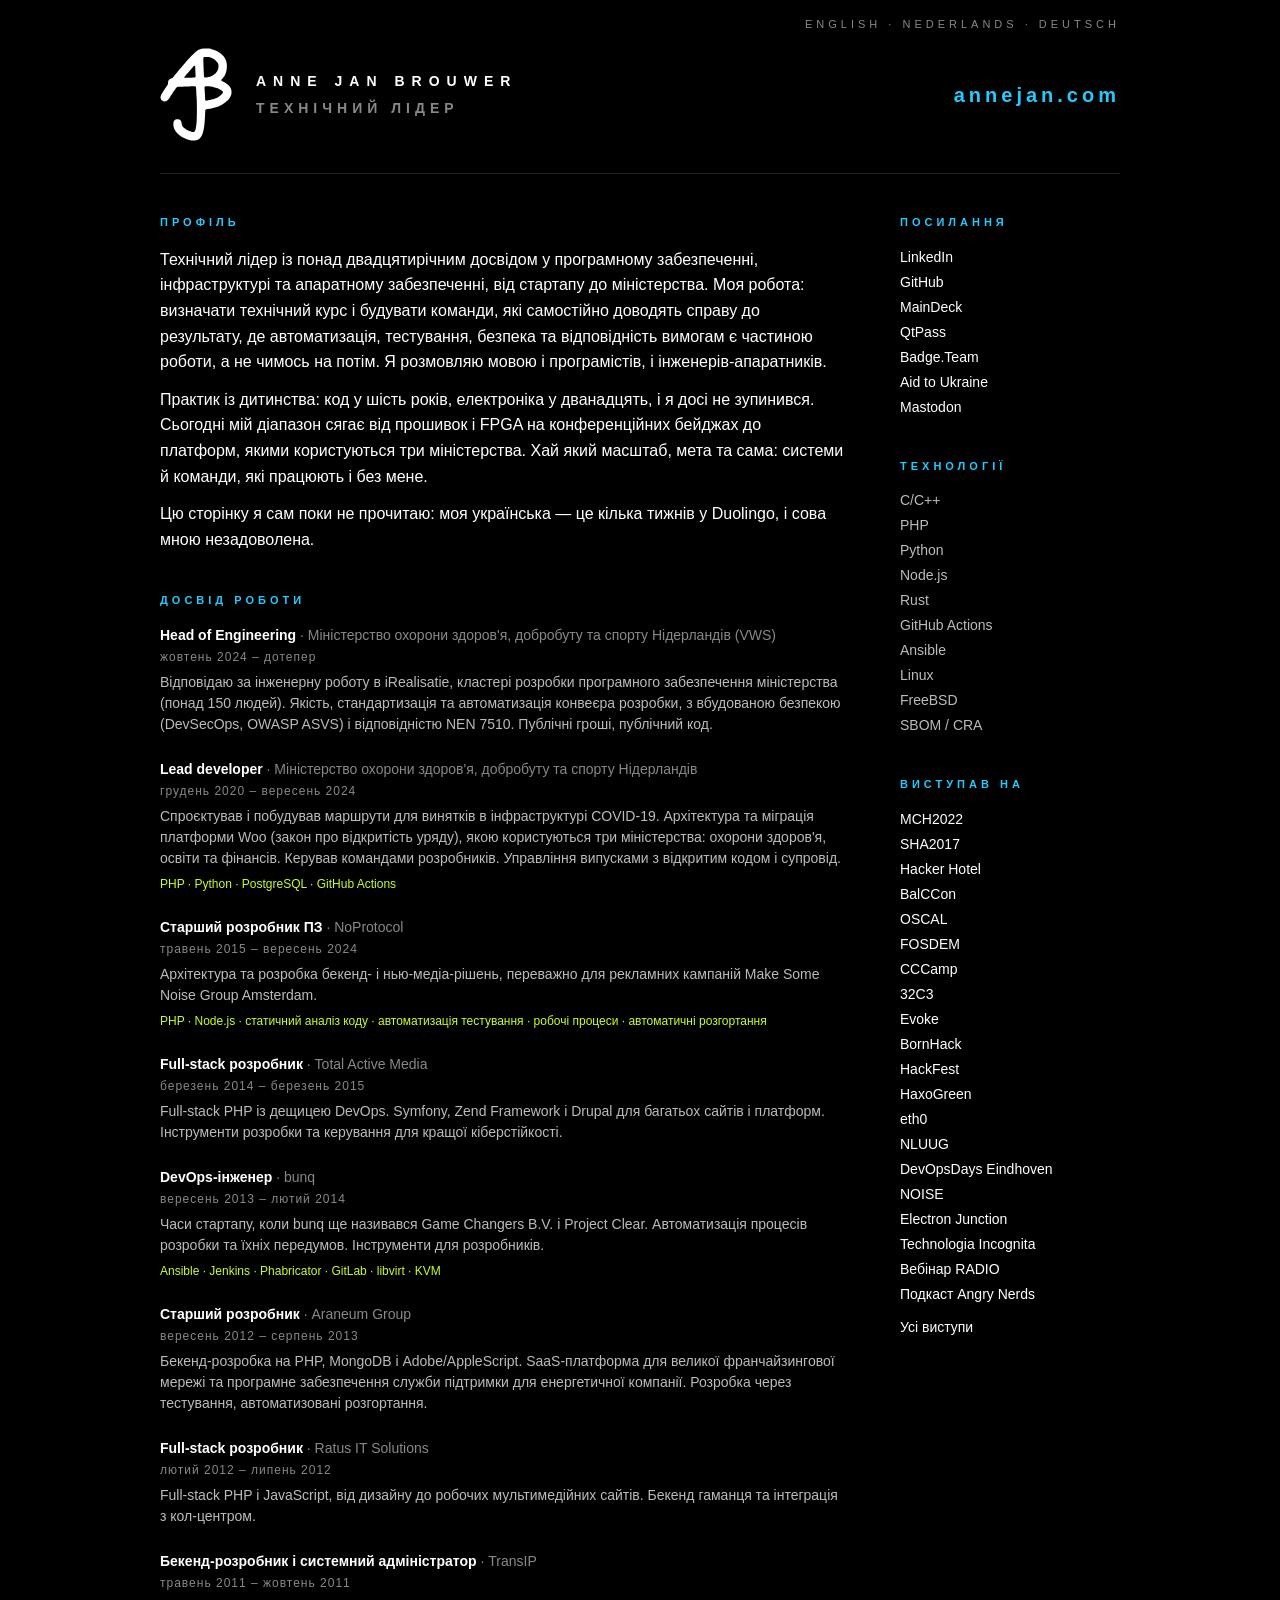
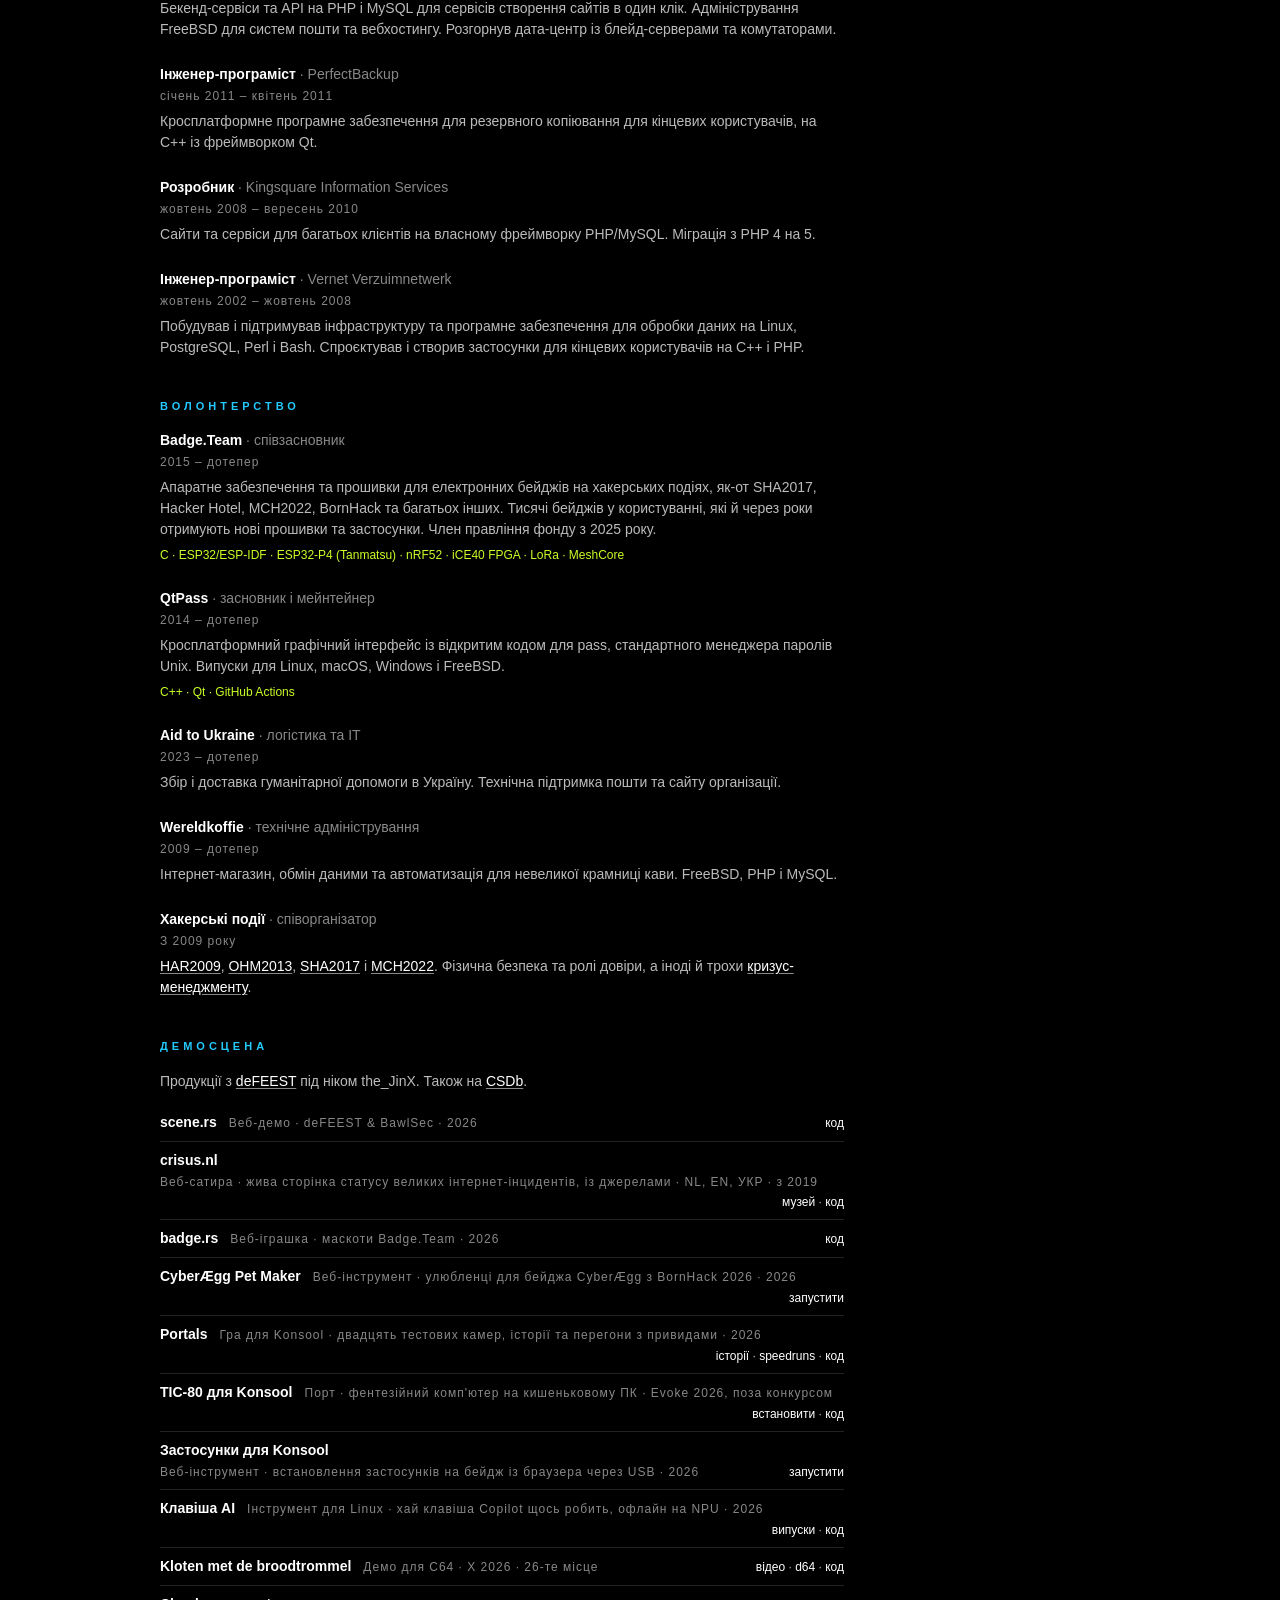
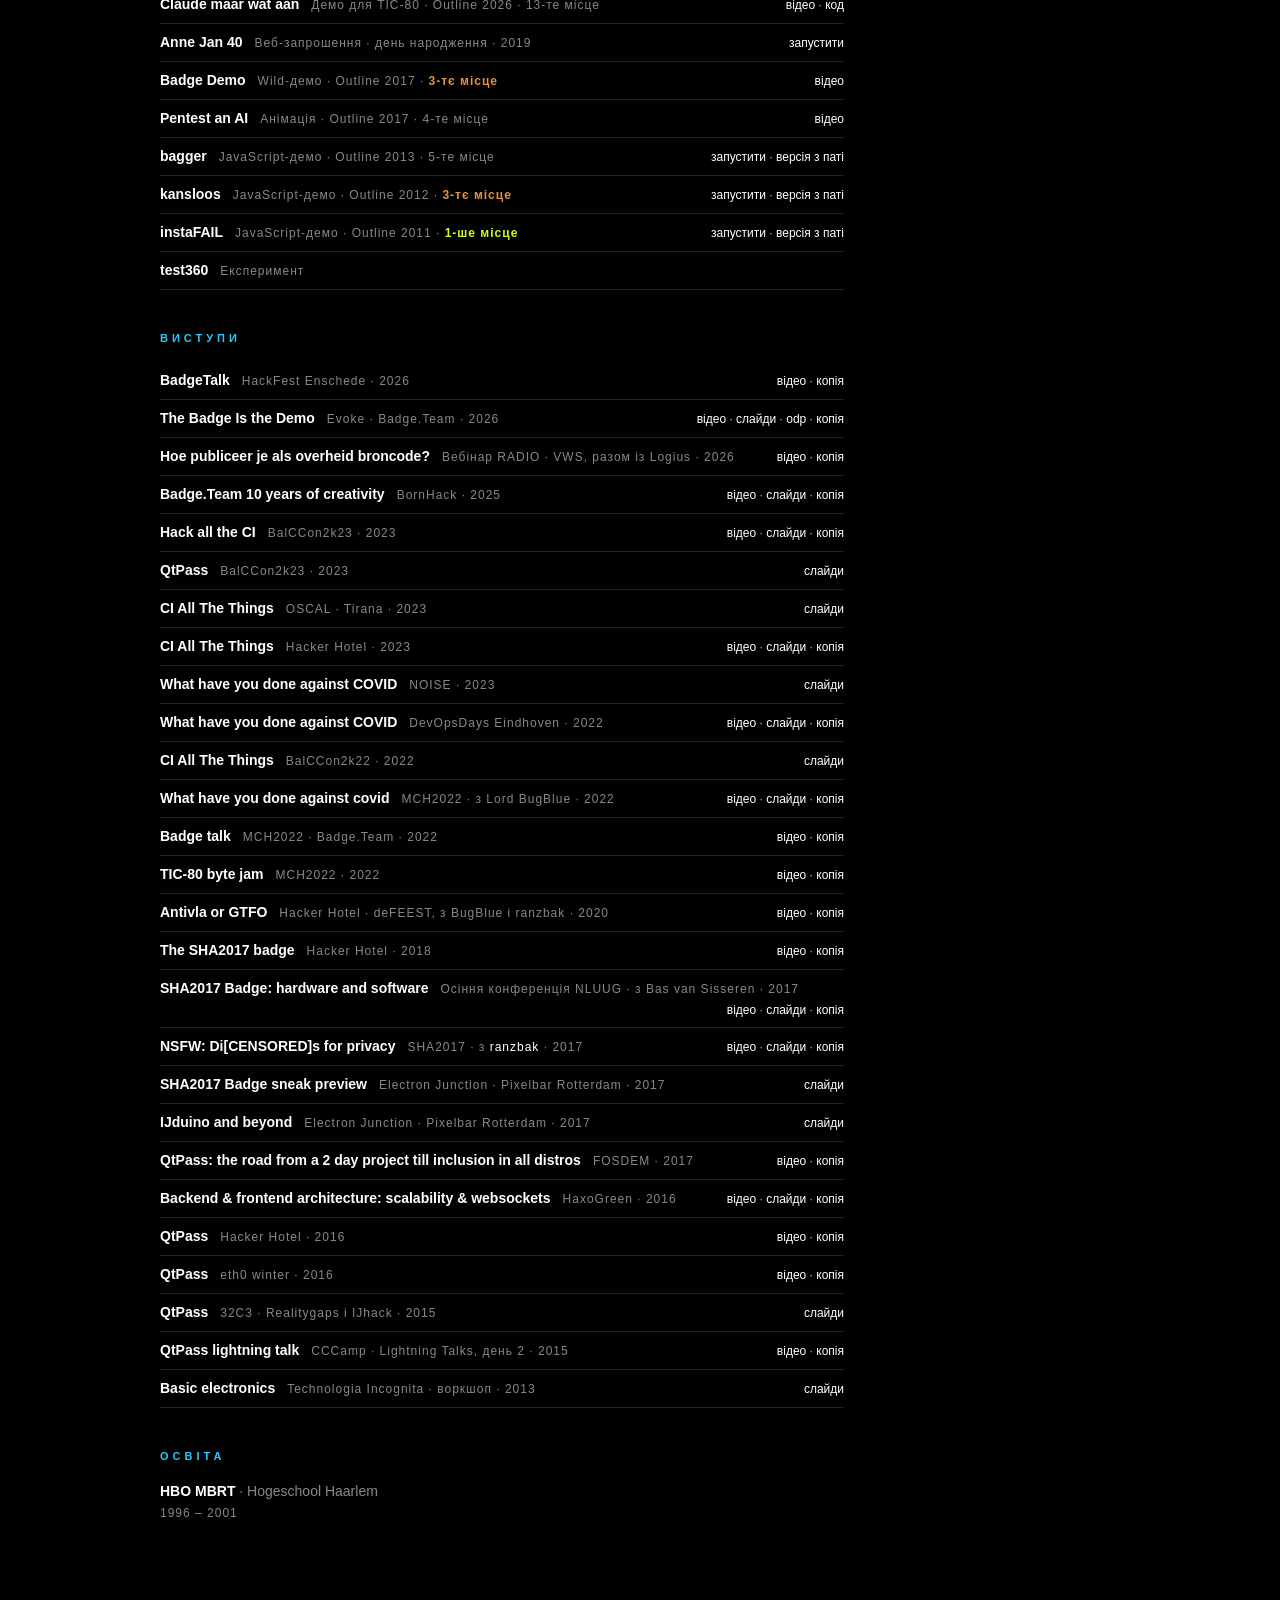
<file: portfolio/uk/index.html>
<!DOCTYPE html>
<html lang="uk">
  <head>
    <meta charset="utf-8" />
    <meta name="viewport" content="width=device-width, initial-scale=1" />
    <title>Anne Jan Brouwer – резюме</title>
    <meta name="description" content="Резюме Anne Jan Brouwer: Head of Engineering у Міністерстві охорони здоров'я Нідерландів (VWS), співзасновник Badge.Team, мейнтейнер QtPass і демосценер." />
    <meta name="author" content="Anne Jan Brouwer" />
    <meta name="theme-color" content="#000000" />
    <link rel="me" href="https://mastodon.social/@annejan" />
    <link rel="icon" href="/favicon.ico" sizes="any" />
    <link rel="canonical" href="https://annejan.com/portfolio/uk/" />
    <link rel="alternate" hreflang="en" href="https://annejan.com/portfolio/" />
    <link rel="alternate" hreflang="nl" href="https://annejan.com/portfolio/nl/" />
    <link rel="alternate" hreflang="uk" href="https://annejan.com/portfolio/uk/" />
    <link rel="alternate" hreflang="de" href="https://annejan.com/portfolio/de/" />
    <link rel="alternate" hreflang="x-default" href="https://annejan.com/portfolio/" />
    <meta property="og:type" content="profile" />
    <meta property="og:url" content="https://annejan.com/portfolio/uk/" />
    <meta property="og:site_name" content="Anne Jan Brouwer" />
    <meta property="og:locale" content="uk_UA" />
    <meta property="og:locale:alternate" content="en_GB" />
    <meta property="og:locale:alternate" content="nl_NL" />
    <meta property="og:locale:alternate" content="de_DE" />
    <meta property="og:title" content="Anne Jan Brouwer – резюме" />
    <meta property="og:description" content="Резюме Anne Jan Brouwer: Head of Engineering у Міністерстві охорони здоров'я Нідерландів (VWS), співзасновник Badge.Team, мейнтейнер QtPass і демосценер." />
    <meta property="og:image" content="https://annejan.com/og.png" />
    <meta property="og:image:width" content="1200" />
    <meta property="og:image:height" content="630" />
    <meta property="og:image:alt" content="Монограма AJB з ім'ям Anne Jan Brouwer" />
    <meta property="profile:first_name" content="Anne Jan" />
    <meta property="profile:last_name" content="Brouwer" />
    <meta name="twitter:card" content="summary_large_image" />
    <meta name="twitter:image:alt" content="Монограма AJB з ім'ям Anne Jan Brouwer" />
    <meta name="fediverse:creator" content="@annejan@mastodon.social" />
    <link rel="apple-touch-icon" href="/apple-touch-icon.png" />
    <link rel="author" href="/humans.txt" type="text/plain" />
    <script type="application/ld+json">
      {
        "@context": "https://schema.org",
        "@type": "ProfilePage",
        "url": "https://annejan.com/portfolio/uk/",
        "inLanguage": "uk",
        "mainEntity": {
          "@type": "Person",
          "@id": "https://annejan.com/#person",
          "name": "Anne Jan Brouwer",
          "alternateName": "the_JinX",
          "url": "https://annejan.com/",
          "jobTitle": "Head of Engineering",
          "worksFor": {
            "@type": "GovernmentOrganization",
            "name": "Dutch Ministry of Health, Welfare and Sport",
            "url": "https://www.rijksoverheid.nl/ministeries/ministerie-van-volksgezondheid-welzijn-en-sport"
          },
          "memberOf": [
            {
              "@type": "Organization",
              "name": "Badge.Team",
              "url": "https://badge.team/"
            },
            {
              "@type": "Organization",
              "name": "deFEEST",
              "url": "https://www.pouet.net/groups.php?which=11310"
            }
          ],
          "knowsAbout": [
            "Software engineering",
            "DevSecOps",
            "Open source",
            "Embedded systems",
            "ESP32",
            "FPGA",
            "C",
            "C++",
            "Python",
            "PHP",
            "Rust",
            "Linux",
            "FreeBSD",
            "SBOM",
            "Cyber Resilience Act"
          ],
          "sameAs": [
            "https://www.linkedin.com/in/annejanbrouwer/",
            "https://github.com/annejan",
            "https://mastodon.social/@annejan",
            "https://maindeck.eu/md/annejanbrouwer",
            "https://bsky.app/profile/annejan.com",
            "https://www.youtube.com/@AnneJan",
            "https://www.pouet.net/user.php?who=25361",
            "https://csdb.dk/scener/?id=13647"
          ]
        }
      }
    </script>
    <link rel="stylesheet" href="/style.css" />
    <script src="/site.js" defer></script>
  </head>
  <body class="cv">
    <div class="page">
      <header>
        <a href="/" id="home" class="fade" title="Home"><img src="/ajb.svg" width="603" height="781" alt="Anne Jan Brouwer – головна" /></a>
        <div>
          <h1>Anne Jan Brouwer</h1>
          <h2>Технічний лідер</h2>
        </div>
        <p class="www">annejan.com</p>
        <nav class="lang" aria-label="Інші мови"><a href="/portfolio/" class="fade" lang="en" hreflang="en">English</a> · <a href="/portfolio/nl/" class="fade" lang="nl" hreflang="nl">Nederlands</a> · <a href="/portfolio/de/" class="fade" lang="de" hreflang="de">Deutsch</a></nav>
      </header>

      <div class="columns">
        <main>
          <section class="profile">
            <h3>Профіль</h3>
            <p>Технічний лідер із понад двадцятирічним досвідом у програмному забезпеченні, інфраструктурі та апаратному забезпеченні, від стартапу до міністерства. Моя робота: визначати технічний курс і будувати команди, які самостійно доводять справу до результату, де автоматизація, тестування, безпека та відповідність вимогам є частиною роботи, а не чимось на потім. Я розмовляю мовою і програмістів, і інженерів-апаратників.</p>
            <p>Практик із дитинства: код у шість років, електроніка у дванадцять, і я досі не зупинився. Сьогодні мій діапазон сягає від прошивок і FPGA на конференційних бейджах до платформ, якими користуються три міністерства. Хай який масштаб, мета та сама: системи й команди, які працюють і без мене.</p>
            <p>Цю сторінку я сам поки не прочитаю: моя українська — це кілька тижнів у Duolingo, і сова мною незадоволена.</p>
          </section>

          <section>
            <h3>Досвід роботи</h3>
            <article class="entry">
              <h4>Head of Engineering <span>· Міністерство охорони здоров'я, добробуту та спорту Нідерландів (VWS)</span></h4>
              <p class="when">жовтень 2024 – дотепер</p>
              <p>Відповідаю за інженерну роботу в iRealisatie, кластері розробки програмного забезпечення міністерства (понад 150 людей). Якість, стандартизація та автоматизація конвеєра розробки, з вбудованою безпекою (DevSecOps, OWASP ASVS) і відповідністю NEN 7510. Публічні гроші, публічний код.</p>
            </article>
            <article class="entry">
              <h4>Lead developer <span>· Міністерство охорони здоров'я, добробуту та спорту Нідерландів</span></h4>
              <p class="when">грудень 2020 – вересень 2024</p>
              <p>Спроєктував і побудував маршрути для винятків в інфраструктурі COVID-19. Архітектура та міграція платформи Woo (закон про відкритість уряду), якою користуються три міністерства: охорони здоров'я, освіти та фінансів. Керував командами розробників. Управління випусками з відкритим кодом і супровід.</p>
              <p class="tech">PHP · Python · PostgreSQL · GitHub Actions</p>
            </article>
            <article class="entry">
              <h4>Старший розробник ПЗ <span>· NoProtocol</span></h4>
              <p class="when">травень 2015 – вересень 2024</p>
              <p>Архітектура та розробка бекенд- і нью-медіа-рішень, переважно для рекламних кампаній Make Some Noise Group Amsterdam.</p>
              <p class="tech">PHP · Node.js · статичний аналіз коду · автоматизація тестування · робочі процеси · автоматичні розгортання</p>
            </article>
            <article class="entry">
              <h4>Full-stack розробник <span>· Total Active Media</span></h4>
              <p class="when">березень 2014 – березень 2015</p>
              <p>Full-stack PHP із дещицею DevOps. Symfony, Zend Framework і Drupal для багатьох сайтів і платформ. Інструменти розробки та керування для кращої кіберстійкості.</p>
            </article>
            <article class="entry">
              <h4>DevOps-інженер <span>· bunq</span></h4>
              <p class="when">вересень 2013 – лютий 2014</p>
              <p>Часи стартапу, коли bunq ще називався Game Changers B.V. і Project Clear. Автоматизація процесів розробки та їхніх передумов. Інструменти для розробників.</p>
              <p class="tech">Ansible · Jenkins · Phabricator · GitLab · libvirt · KVM</p>
            </article>
            <article class="entry">
              <h4>Старший розробник <span>· Araneum Group</span></h4>
              <p class="when">вересень 2012 – серпень 2013</p>
              <p>Бекенд-розробка на PHP, MongoDB і Adobe/AppleScript. SaaS-платформа для великої франчайзингової мережі та програмне забезпечення служби підтримки для енергетичної компанії. Розробка через тестування, автоматизовані розгортання.</p>
            </article>
            <article class="entry">
              <h4>Full-stack розробник <span>· Ratus IT Solutions</span></h4>
              <p class="when">лютий 2012 – липень 2012</p>
              <p>Full-stack PHP і JavaScript, від дизайну до робочих мультимедійних сайтів. Бекенд гаманця та інтеграція з кол-центром.</p>
            </article>
            <article class="entry">
              <h4>Бекенд-розробник і системний адміністратор <span>· TransIP</span></h4>
              <p class="when">травень 2011 – жовтень 2011</p>
              <p>Бекенд-сервіси та API на PHP і MySQL для сервісів створення сайтів в один клік. Адміністрування FreeBSD для систем пошти та вебхостингу. Розгорнув дата-центр із блейд-серверами та комутаторами.</p>
            </article>
            <article class="entry">
              <h4>Інженер-програміст <span>· PerfectBackup</span></h4>
              <p class="when">січень 2011 – квітень 2011</p>
              <p>Кросплатформне програмне забезпечення для резервного копіювання для кінцевих користувачів, на C++ із фреймворком Qt.</p>
            </article>
            <article class="entry">
              <h4>Розробник <span>· Kingsquare Information Services</span></h4>
              <p class="when">жовтень 2008 – вересень 2010</p>
              <p>Сайти та сервіси для багатьох клієнтів на власному фреймворку PHP/MySQL. Міграція з PHP 4 на 5.</p>
            </article>
            <article class="entry">
              <h4>Інженер-програміст <span>· Vernet Verzuimnetwerk</span></h4>
              <p class="when">жовтень 2002 – жовтень 2008</p>
              <p>Побудував і підтримував інфраструктуру та програмне забезпечення для обробки даних на Linux, PostgreSQL, Perl і Bash. Спроєктував і створив застосунки для кінцевих користувачів на C++ і PHP.</p>
            </article>
          </section>

          <section>
            <h3>Волонтерство</h3>
            <article class="entry">
              <h4><a href="https://badge.team/">Badge.Team</a> <span>· співзасновник</span></h4>
              <p class="when">2015 – дотепер</p>
              <p>Апаратне забезпечення та прошивки для електронних бейджів на хакерських подіях, як-от SHA2017, Hacker Hotel, MCH2022, BornHack та багатьох інших. Тисячі бейджів у користуванні, які й через роки отримують нові прошивки та застосунки. Член правління фонду з 2025 року.</p>
              <p class="tech">C · ESP32/ESP-IDF · ESP32-P4 (Tanmatsu) · nRF52 · iCE40 FPGA · LoRa · MeshCore</p>
            </article>
            <article class="entry">
              <h4><a href="https://qtpass.org/">QtPass</a> <span>· засновник і мейнтейнер</span></h4>
              <p class="when">2014 – дотепер</p>
              <p>Кросплатформний графічний інтерфейс із відкритим кодом для pass, стандартного менеджера паролів Unix. Випуски для Linux, macOS, Windows і FreeBSD.</p>
              <p class="tech">C++ · Qt · GitHub Actions</p>
            </article>
            <article class="entry">
              <h4><a href="https://aidtoukraine.nl/">Aid to Ukraine</a> <span>· логістика та ІТ</span></h4>
              <p class="when">2023 – дотепер</p>
              <p>Збір і доставка гуманітарної допомоги в Україну. Технічна підтримка пошти та сайту організації.</p>
            </article>
            <article class="entry">
              <h4><a href="https://wereldkoffie.eu/">Wereldkoffie</a> <span>· технічне адміністрування</span></h4>
              <p class="when">2009 – дотепер</p>
              <p>Інтернет-магазин, обмін даними та автоматизація для невеликої крамниці кави. FreeBSD, PHP і MySQL.</p>
            </article>
            <article class="entry">
              <h4>Хакерські події <span>· співорганізатор</span></h4>
              <p class="when">З 2009 року</p>
              <p><a href="https://en.wikipedia.org/wiki/Hacking_at_Random">HAR2009</a>, <a href="https://en.wikipedia.org/wiki/Observe._Hack._Make.">OHM2013</a>, <a href="https://en.wikipedia.org/wiki/Still_Hacking_Anyway">SHA2017</a> і <a href="https://mch2022.org/">MCH2022</a>. Фізична безпека та ролі довіри, а іноді й трохи <a href="https://crisus.nl/museum/" title="Музей Crisus">кризус-менеджменту</a>.</p>
            </article>
          </section>

          <section>
            <h3>Демосцена</h3>
            <p>Продукції з <a href="https://www.pouet.net/groups.php?which=11310">deFEEST</a> під ніком the_JinX. Також на <a href="https://csdb.dk/group/?id=7324">CSDb</a>.</p>
            <ul class="prods">
              <li><a href="https://scene.rs/">scene.rs</a> <span class="meta">Веб-демо · deFEEST &amp; BawlSec · 2026</span> <small><a href="https://github.com/annejan/scene.rs">код</a></small></li>
              <li><a href="https://crisus.nl/">crisus.nl</a> <span class="meta">Веб-сатира · жива сторінка статусу великих інтернет-інцидентів, із джерелами · NL, EN, УКР · з 2019</span> <small><a href="https://crisus.nl/museum/">музей</a> · <a href="https://github.com/annejan/crisus">код</a></small></li>
              <li><a href="https://badge.rs/">badge.rs</a> <span class="meta">Веб-іграшка · маскоти Badge.Team · 2026</span> <small><a href="https://github.com/annejan/badge.rs">код</a></small></li>
              <li><a href="https://scene.rs/pets/">CyberÆgg Pet Maker</a> <span class="meta">Веб-інструмент · улюбленці для бейджа CyberÆgg з BornHack 2026 · 2026</span> <small><a href="https://scene.rs/pets/">запустити</a></small></li>
              <li><a href="/portals/">Portals</a> <span class="meta">Гра для Konsool · двадцять тестових камер, історії та перегони з привидами · 2026</span> <small><a href="https://scene.rs/stories/">історії</a> · <a href="https://scene.rs/runs/">speedruns</a> · <a href="https://github.com/annejan/tanmatsu-portals-grace">код</a></small></li>
              <li><a href="/tic80/">TIC-80 для Konsool</a> <span class="meta">Порт · фентезійний комп'ютер на кишеньковому ПК · Evoke 2026, поза конкурсом</span> <small><a href="/tic80/">встановити</a> · <a href="https://github.com/annejan/TIC-80">код</a></small></li>
              <li><a href="/konsool/">Застосунки для Konsool</a> <span class="meta">Веб-інструмент · встановлення застосунків на бейдж із браузера через USB · 2026</span> <small><a href="/konsool/">запустити</a></small></li>
              <li><a href="/ai-key/">Клавіша AI</a> <span class="meta">Інструмент для Linux · хай клавіша Copilot щось робить, офлайн на NPU · 2026</span> <small><a href="https://github.com/annejan/local-llm-hotkeys/releases">випуски</a> · <a href="https://github.com/annejan/local-llm-hotkeys">код</a></small></li>
              <li><a href="https://www.pouet.net/prod.php?which=106371">Kloten met de broodtrommel</a> <span class="meta">Демо для C64 · X 2026 · <span>26-те місце</span></span> <small><a href="https://www.youtube.com/watch?v=Cj4rynml_qI">відео</a> · <a href="https://csdb.dk/getinternalfile.php/280599/defeest-kloten_met_de_broodtrommel.d64">d64</a> · <a href="https://github.com/annejan/x2026-kloten">код</a></small></li>
              <li><a href="https://www.pouet.net/prod.php?which=106370">Claude maar wat aan</a> <span class="meta">Демо для TIC-80 · Outline 2026 · <span>13-те місце</span></span> <small><a href="https://youtu.be/_vUn_xbWBt8">відео</a> · <a href="https://github.com/annejan/outline26-claude-tic80">код</a></small></li>
              <li><a href="/40/">Anne Jan 40</a> <span class="meta">Веб-запрошення · день народження · 2019</span> <small><a href="/40/">запустити</a></small></li>
              <li><a href="https://www.pouet.net/prod.php?which=70207">Badge Demo</a> <span class="meta">Wild-демо · Outline 2017 · <span class="bronze">3-тє місце</span></span> <small><a href="https://files.scene.org/view/parties/2017/outline17/realtime_wild/anus_badge.mp4">відео</a></small></li>
              <li><a href="https://www.pouet.net/prod.php?which=70203">Pentest an AI</a> <span class="meta">Анімація · Outline 2017 · <span>4-те місце</span></span> <small><a href="https://files.scene.org/view/parties/2017/outline17/animation/pentest.mp4">відео</a></small></li>
              <li><a href="https://www.pouet.net/prod.php?which=61378">bagger</a> <span class="meta">JavaScript-демо · Outline 2013 · <span>5-те місце</span></span> <small><a href="/bagger/">запустити</a> · <a href="/baggerParty/">версія з паті</a></small></li>
              <li><a href="https://www.pouet.net/prod.php?which=60479">kansloos</a> <span class="meta">JavaScript-демо · Outline 2012 · <span class="bronze">3-тє місце</span></span> <small><a href="/kansloos/">запустити</a> · <a href="/kansloosParty/">версія з паті</a></small></li>
              <li><a href="https://www.pouet.net/prod.php?which=57074">instaFAIL</a> <span class="meta">JavaScript-демо · Outline 2011 · <span class="win">1-ше місце</span></span> <small><a href="/html5/instafail/">запустити</a> · <a href="/html5/instafailParty/">версія з паті</a></small></li>
              <li><a href="https://test360.etv.cx/">test360</a> <span class="meta">Експеримент</span></li>
            </ul>
          </section>

          <section>
            <h3 id="lectures">Виступи</h3>
            <ul class="prods">
              <li id="talk-hackfest2026"><a href="https://www.youtube.com/watch?v=Emeso7DEwWg">BadgeTalk</a> <span class="meta">HackFest Enschede · 2026</span> <small><a href="https://www.youtube.com/watch?v=Emeso7DEwWg">відео</a> · <a href="/media/talks/2026-hackfest-badge-talk.mp4">копія</a></small></li>
              <li id="talk-evoke2026"><a href="https://www.youtube.com/watch?v=uQaWGJzJJSU">The Badge Is the Demo</a> <span class="meta">Evoke · Badge.Team · 2026</span> <small><a href="https://www.youtube.com/watch?v=uQaWGJzJJSU">відео</a> · <a href="/media/talks/2026-evoke-the-badge-is-the-demo.pdf">слайди</a> · <a href="/media/The%20Badge%20Is%20the%20Demo.odp">odp</a> · <a href="/media/talks/2026-evoke-the-badge-is-the-demo.mp4">копія</a></small></li>
              <li id="talk-radio"><a href="https://www.it-academieoverheid.nl/documenten/videos/2026/01/28/radio-webinar-publiceren-broncode">Hoe publiceer je als overheid broncode?</a> <span class="meta">Вебінар RADIO · VWS, разом із Logius · 2026</span> <small><a href="https://www.it-academieoverheid.nl/documenten/videos/2026/01/28/radio-webinar-publiceren-broncode">відео</a> · <a href="/media/talks/2026-radio-webinar-hoe-publiceer-je-als-overheid-broncode.webm">копія</a></small></li>
              <li id="talk-bornhack2025"><a href="https://media.bornhack.dk/files/a3f3a2e1-1a91-48c8-b96c-12bd86ac499a/">Badge.Team 10 years of creativity</a> <span class="meta">BornHack · 2025</span> <small><a href="https://media.bornhack.dk/files/a3f3a2e1-1a91-48c8-b96c-12bd86ac499a/">відео</a> · <a href="/media/talks/2025-bornhack-badge-team-10-years.pdf">слайди</a> · <a href="/media/talks/2025-bornhack-badge-team-10-years.mp4">копія</a></small></li>
              <li id="talk-balccon2023"><a href="https://www.youtube.com/watch?v=7obrpUBH7Gs">Hack all the CI</a> <span class="meta">BalCCon2k23 · 2023</span> <small><a href="https://www.youtube.com/watch?v=7obrpUBH7Gs">відео</a> · <a href="/media/talks/2023-balccon-hack-all-the-ci.pdf">слайди</a> · <a href="/media/talks/2023-balccon-hack-all-the-ci.mp4">копія</a></small></li>
              <li><a href="/media/talks/2023-balccon-qtpass.pdf">QtPass</a> <span class="meta">BalCCon2k23 · 2023</span> <small><a href="/media/talks/2023-balccon-qtpass.pdf">слайди</a></small></li>
              <li id="talk-oscal2023"><a href="/media/talks/2023-oscal-ci-all-the-things.pdf">CI All The Things</a> <span class="meta">OSCAL · Tirana · 2023</span> <small><a href="/media/talks/2023-oscal-ci-all-the-things.pdf">слайди</a></small></li>
              <li id="talk-hackerhotel2023"><a href="https://www.youtube.com/watch?v=_Aq9qJQ34iM">CI All The Things</a> <span class="meta">Hacker Hotel · 2023</span> <small><a href="https://www.youtube.com/watch?v=_Aq9qJQ34iM">відео</a> · <a href="/media/talks/2023-hackerhotel-ci-all-the-things.pdf">слайди</a> · <a href="/media/talks/2023-hackerhotel-ci-all-the-things.mp4">копія</a></small></li>
              <li id="talk-noise2023"><a href="/media/talks/2023-noise-what-have-you-done-against-covid.pdf">What have you done against COVID</a> <span class="meta">NOISE · 2023</span> <small><a href="/media/talks/2023-noise-what-have-you-done-against-covid.pdf">слайди</a></small></li>
              <li id="talk-devops2022"><a href="https://devopsdays.org/events/2022-eindhoven/program/anne-jan-brouwer/">What have you done against COVID</a> <span class="meta">DevOpsDays Eindhoven · 2022</span> <small><a href="https://www.youtube.com/watch?v=WabmLksFLKc">відео</a> · <a href="/media/talks/2022-devopsdays-eindhoven-what-have-you-done-against-covid.pdf">слайди</a> · <a href="/media/talks/2022-devopsdays-eindhoven-what-have-you-done-against-covid.mp4">копія</a></small></li>
              <li id="talk-balccon2022"><a href="/media/talks/2022-balccon-ci-all-the-things.pdf">CI All The Things</a> <span class="meta">BalCCon2k22 · 2022</span> <small><a href="/media/talks/2022-balccon-ci-all-the-things.pdf">слайди</a></small></li>
              <li id="talk-mch2022"><a href="https://media.ccc.de/v/mch2022-121-what-have-you-done-against-covid-a-personal-retrospective-">What have you done against covid</a> <span class="meta">MCH2022 · з Lord BugBlue · 2022</span> <small><a href="https://media.ccc.de/v/mch2022-121-what-have-you-done-against-covid-a-personal-retrospective-">відео</a> · <a href="/media/talks/2022-mch-what-have-you-done-against-covid.pdf">слайди</a> · <a href="/media/talks/2022-mch-what-have-you-done-against-covid.mp4">копія</a></small></li>
              <li><a href="https://media.ccc.de/v/mch2022-205-badge-talk">Badge talk</a> <span class="meta">MCH2022 · Badge.Team · 2022</span> <small><a href="https://media.ccc.de/v/mch2022-205-badge-talk">відео</a> · <a href="/media/talks/2022-mch-badge-talk.mp4">копія</a></small></li>
              <li><a href="https://media.ccc.de/v/mch2022-226-tic-80-byte-jam">TIC-80 byte jam</a> <span class="meta">MCH2022 · 2022</span> <small><a href="https://media.ccc.de/v/mch2022-226-tic-80-byte-jam">відео</a> · <a href="/media/talks/2022-mch-tic-80-byte-jam.mp4">копія</a></small></li>
              <li id="talk-hackerhotel2020"><a href="https://www.youtube.com/watch?v=CzmhaymSG-8">Antivla or GTFO</a> <span class="meta">Hacker Hotel · deFEEST, з BugBlue і ranzbak · 2020</span> <small><a href="https://www.youtube.com/watch?v=CzmhaymSG-8">відео</a> · <a href="/media/talks/2020-hackerhotel-antivla-or-gtfo.mp4">копія</a></small></li>
              <li id="talk-hackerhotel2018"><a href="https://www.youtube.com/watch?v=xDUodBziSWo">The SHA2017 badge</a> <span class="meta">Hacker Hotel · 2018</span> <small><a href="https://www.youtube.com/watch?v=xDUodBziSWo">відео</a> · <a href="/media/talks/2018-hackerhotel-the-sha2017-badge.mp4">копія</a></small></li>
              <li id="talk-nluug2017"><a href="https://www.nluug.nl/activiteiten/events/nj17/abstracts/ab17.html">SHA2017 Badge: hardware and software</a> <span class="meta">Осіння конференція NLUUG · з Bas van Sisseren · 2017</span> <small><a href="https://www.youtube.com/watch?v=dz6WVGG7Log">відео</a> · <a href="/media/talks/2017-nluug-sha2017-badge-hardware-and-software.pdf">слайди</a> · <a href="/media/talks/2017-nluug-sha2017-badge.mp4">копія</a></small></li>
              <li id="talk-sha2017"><a href="https://media.ccc.de/v/SHA2017-49-nsfw_di_censored_s_for_privacy">NSFW: Di[CENSORED]s for privacy</a> <span class="meta">SHA2017 · з <a href="https://ranzbak.nl/">ranzbak</a> · 2017</span> <small><a href="https://media.ccc.de/v/SHA2017-49-nsfw_di_censored_s_for_privacy">відео</a> · <a href="/media/talks/2017-sha2017-nsfw-di-censored-s-for-privacy.pdf">слайди</a> · <a href="/media/talks/2017-sha2017-nsfw-di-censored-s-for-privacy.mp4">копія</a></small></li>
              <li id="talk-electronjunction2017"><a href="/media/talks/2017-electron-junction-sha2017-badge-sneak-preview.pdf">SHA2017 Badge sneak preview</a> <span class="meta">Electron Junction · Pixelbar Rotterdam · 2017</span> <small><a href="/media/talks/2017-electron-junction-sha2017-badge-sneak-preview.pdf">слайди</a></small></li>
              <li><a href="/media/talks/2017-electron-junction-ijduino-and-beyond.pdf">IJduino and beyond</a> <span class="meta">Electron Junction · Pixelbar Rotterdam · 2017</span> <small><a href="/media/talks/2017-electron-junction-ijduino-and-beyond.pdf">слайди</a></small></li>
              <li id="talk-fosdem2017"><a href="https://archive.fosdem.org/2017/schedule/event/qtpass/">QtPass: the road from a 2 day project till inclusion in all distros</a> <span class="meta">FOSDEM · 2017</span> <small><a href="https://archive.fosdem.org/2017/schedule/event/qtpass/">відео</a> · <a href="/media/talks/2017-fosdem-qtpass.webm">копія</a></small></li>
              <li id="talk-haxogreen2016"><a href="https://www.youtube.com/watch?v=OoTIOTev8_g">Backend &amp; frontend architecture: scalability &amp; websockets</a> <span class="meta">HaxoGreen · 2016</span> <small><a href="https://www.youtube.com/watch?v=OoTIOTev8_g">відео</a> · <a href="/media/talks/2016-haxogreen-backend-frontend-architecture.pdf">слайди</a> · <a href="/media/talks/2016-haxogreen-backend-frontend-architecture.mp4">копія</a></small></li>
              <li id="talk-hackerhotel2016"><a href="https://www.youtube.com/watch?v=bc02HwIVnmA">QtPass</a> <span class="meta">Hacker Hotel · 2016</span> <small><a href="https://www.youtube.com/watch?v=bc02HwIVnmA">відео</a> · <a href="/media/talks/2016-hackerhotel-qtpass.mp4">копія</a></small></li>
              <li id="talk-eth02016"><a href="https://www.youtube.com/watch?v=tKxG6p7GnFE">QtPass</a> <span class="meta">eth0 winter · 2016</span> <small><a href="https://www.youtube.com/watch?v=tKxG6p7GnFE">відео</a> · <a href="/media/talks/2016-eth0-winter-qtpass.mp4">копія</a></small></li>
              <li id="talk-32c3"><a href="/media/talks/2015-32c3-qtpass.pdf">QtPass</a> <span class="meta">32C3 · Realitygaps і IJhack · 2015</span> <small><a href="/media/talks/2015-32c3-qtpass.pdf">слайди</a></small></li>
              <li id="talk-cccamp2015"><a href="https://media.ccc.de/v/camp2015-6862-lightning_talks_day_2">QtPass lightning talk</a> <span class="meta">CCCamp · Lightning Talks, день 2 · 2015</span> <small><a href="https://media.ccc.de/v/camp2015-6862-lightning_talks_day_2">відео</a> · <a href="/media/talks/2015-cccamp-qtpass-lightning-talk.mp4">копія</a></small></li>
              <li id="talk-techinc2013"><a href="/media/talks/2013-techinc-basic-electronics.pdf">Basic electronics</a> <span class="meta">Technologia Incognita · воркшоп · 2013</span> <small><a href="/media/talks/2013-techinc-basic-electronics.pdf">слайди</a></small></li>
            </ul>
          </section>


          <section>
            <h3>Освіта</h3>
            <article class="entry">
              <h4>HBO MBRT <span>· Hogeschool Haarlem</span></h4>
              <p class="when">1996 – 2001</p>
            </article>
          </section>
        </main>

        <aside>
          <section>
            <h3>Посилання</h3>
            <ul>
              <li><a href="https://www.linkedin.com/in/annejanbrouwer/">LinkedIn</a></li>
              <li><a href="https://github.com/annejan">GitHub</a></li>
              <li><a href="https://maindeck.eu/md/annejanbrouwer">MainDeck</a></li>
              <li><a href="https://qtpass.org/">QtPass</a></li>
              <li><a href="https://badge.team/">Badge.Team</a></li>
              <li><a href="https://aidtoukraine.nl/">Aid to Ukraine</a></li>
              <li><a href="https://mastodon.social/@annejan" rel="me">Mastodon</a></li>
            </ul>
          </section>
          <section>
            <h3>Технології</h3>
            <ul>
              <li>C/C++</li>
              <li>PHP</li>
              <li>Python</li>
              <li>Node.js</li>
              <li>Rust</li>
              <li>GitHub Actions</li>
              <li>Ansible</li>
              <li>Linux</li>
              <li>FreeBSD</li>
              <li>SBOM / CRA</li>
            </ul>
          </section>
          <section>
            <h3>Виступав на</h3>
            <ul>
              <li><a href="#talk-mch2022">MCH2022</a></li>
              <li><a href="#talk-sha2017">SHA2017</a></li>
              <li><a href="#talk-hackerhotel2023">Hacker Hotel</a></li>
              <li><a href="#talk-balccon2023">BalCCon</a></li>
              <li><a href="#talk-oscal2023">OSCAL</a></li>
              <li><a href="#talk-fosdem2017">FOSDEM</a></li>
              <li><a href="#talk-cccamp2015">CCCamp</a></li>
              <li><a href="#talk-32c3">32C3</a></li>
              <li><a href="#talk-evoke2026">Evoke</a></li>
              <li><a href="#talk-bornhack2025">BornHack</a></li>
              <li><a href="#talk-hackfest2026">HackFest</a></li>
              <li><a href="#talk-haxogreen2016">HaxoGreen</a></li>
              <li><a href="#talk-eth02016">eth0</a></li>
              <li><a href="#talk-nluug2017">NLUUG</a></li>
              <li><a href="#talk-devops2022">DevOpsDays Eindhoven</a></li>
              <li><a href="#talk-noise2023">NOISE</a></li>
              <li><a href="#talk-electronjunction2017">Electron Junction</a></li>
              <li><a href="#talk-techinc2013">Technologia Incognita</a></li>
              <li><a href="#talk-radio">Вебінар RADIO</a></li>
              <li><a href="https://www.youtube.com/c/angrynerdspodcast">Подкаст Angry Nerds</a></li>
            </ul>
            <p><a href="#lectures">Усі виступи</a></p>
          </section>
        </aside>
      </div>
    </div>
  </body>
</html>
</file>
<file: style.css>
:root {
  --bg: #000;
  --fg: #fff;
  --text: #bbb;
  --muted: #888;
  --rule: #222;
  --cyan: #24cafe;
  --lime: #cafe24;
  --bronze: #e3913f;
}
* { box-sizing: border-box; }
html { color-scheme: dark; }
body {
  margin: 0;
  background: var(--bg);
  color: var(--muted);
  font: 12px/1.5 "Helvetica Neue", Helvetica, Arial, sans-serif;
  transition: background-color 2s, opacity 1s;
}
a { color: var(--fg); text-decoration: none; }
a:hover, a:focus-visible { text-decoration: underline; }

h1, h2 {
  color: var(--fg);
  font-size: 14px;
  font-weight: bold;
  text-transform: uppercase;
  margin: 0;
}
h1 { letter-spacing: 7px; }
h2 { letter-spacing: 5px; color: var(--muted); margin-top: 6px; }

@keyframes fade-in { from { opacity: 0.01; } }

/* Front page */

body.home {
  min-height: 100vh;
  display: grid;
  place-items: center;
}
#card {
  display: grid;
  grid-template-columns: auto 1fr;
  grid-template-areas:
    "mark name"
    "mark social"
    "www  www"
    "tag  tag";
  column-gap: 48px;
  width: min(760px, 100% - 32px);
  padding: 48px 0;
  animation: fade-in 3s ease both;
}
#mark {
  grid-area: mark;
  display: block;
  width: clamp(180px, 36vw, 300px);
  height: auto;
  transition: filter 0.4s;
}
#mark:hover { filter: drop-shadow(0 0 12px var(--glow, var(--cyan))); }
/* The monogram drawing itself (fx/ajb-draw.js): the <img> keeps its place, invisible, and the
   drawing lies over it, outside the fading card, until the real logo takes over. */
html.ajb-draw #mark { visibility: hidden; }
.mark-draw { position: absolute; z-index: 5; overflow: visible; pointer-events: none; }
.mark-draw path { fill: none; stroke-linejoin: round; }
.mark-draw .ink { stroke: var(--fg); stroke-linecap: round; }
/* The hot trail behind the pen, its glow, the glowing tip, and at the end the whole line as a
   neon tube, all in the neon's cyan. */
.mark-draw .hot, .mark-draw .halo, .mark-draw .neon { stroke: var(--cyan); }
.mark-draw .neon { stroke-linecap: round; opacity: 0; }
.mark-draw .neon .far { opacity: 0.55; }
.mark-draw .logo { fill: var(--fg); opacity: 0; }
.mark-draw .tip { fill: #fff; opacity: 0; }
.mark-draw .tip-glow { fill: var(--cyan); opacity: 0; }

/* Trace the AJB (fx/trace.js): the logo a faint guide, a canvas over it to draw on with a neon pen
   as wide as the logo's line, its tip following the pointer, and the score under it. Holding the
   logo starts it, so no image menu or drag on a long press. */
#mark { -webkit-touch-callout: none; -webkit-user-drag: none; user-select: none; }
html.ajb-trace #mark { opacity: 0.16; transition: opacity 0.4s; }
.trace {
  position: absolute;
  z-index: 5;
  touch-action: none;
  cursor: none;
  filter: drop-shadow(0 0 2px #fff) drop-shadow(0 0 8px var(--cyan));
  transition: opacity 0.6s;
}
.trace.dim { opacity: 0.5; filter: none; }
.trace.lit { animation: trace-lit 1.2s forwards; }
@keyframes trace-lit {
  0%, 12%, 30%, 44% { filter: none; opacity: 0.45; }
  8%, 22%, 38%, 100% { filter: drop-shadow(0 0 3px #fff) drop-shadow(0 0 10px var(--cyan)) drop-shadow(0 0 26px var(--cyan)); opacity: 1; }
}
.trace.gone, .trace-say.gone { opacity: 0; }
.trace-tip {
  position: absolute;
  left: 0;
  top: 0;
  z-index: 6;
  border-radius: 50%;
  background: #fff;
  box-shadow: 0 0 10px 2px var(--cyan);
  pointer-events: none;
  opacity: 0;
}
.trace-tip.on { opacity: 0.3; }
.trace-tip.down { opacity: 1; box-shadow: 0 0 14px 5px var(--cyan); }
.trace-say {
  position: absolute;
  z-index: 6;
  margin: 0;
  transform: translateY(-100%);
  pointer-events: none;
  text-align: center;
  font-size: 13px;
  line-height: 1.5;
  letter-spacing: 1px;
  color: var(--fg);
  text-shadow: 0 0 4px var(--bg), 0 0 8px var(--bg);
  transition: opacity 0.6s;
}
.trace-say b {
  display: block;
  font-size: 40px;
  letter-spacing: 2px;
  color: #e8fbff;
  text-shadow: 0 0 2px #fff, 0 0 8px var(--cyan), 0 0 18px var(--cyan);
}
@media (prefers-reduced-motion: reduce) {
  .trace.lit { animation: none; filter: drop-shadow(0 0 3px #fff) drop-shadow(0 0 10px var(--cyan)); }
}

#mark.boing { animation: boing 0.4s ease; }
@keyframes boing {
  30% { transform: scale(1.12, 0.88); }
  60% { transform: scale(0.95, 1.05); }
}
#card header { grid-area: name; align-self: end; }

.social {
  grid-area: social;
  align-self: start;
  display: flex;
  flex-wrap: wrap;
  gap: 16px;
  max-width: calc(5 * 40px + 4 * 16px);   /* rows of five */
  list-style: none;
  margin: 24px 0 0;
  padding: 0;
}
/* Text for screen readers and text-only browsers, not shown. */
.sr {
  position: absolute;
  width: 1px;
  height: 1px;
  overflow: hidden;
  clip-path: inset(50%);
  white-space: nowrap;
}
.social a {
  position: relative;
  display: block;
  width: 40px;
  height: 40px;
  color: var(--fg);
}
.social svg, .social .icon {
  position: absolute;
  inset: 0;
  width: 100%;
  height: 100%;
  fill: currentColor;
  transition: transform 0.2s, color 0.2s;
}
/* Logos without an SVG: a white PNG used as a mask, so they take the text colour. */
.social .icon {
  background: currentColor;
  -webkit-mask: var(--icon) center / contain no-repeat;
  mask: var(--icon) center / contain no-repeat;
}
.icon.maindeck { --icon: url(/logos/maindeck.png); }
.icon.qtpass { --icon: url(/logos/qtpass.png); }
.icon.badgeteam { --icon: url(/logos/badgeteam.png); }
.icon.aidtoukraine { --icon: url(/logos/aidtoukraine.png); }
.icon.konsool { --icon: url(/logos/konsool.png); }
.icon.portals { --icon: url(/logos/portals.png); }
.icon.tic80 { --icon: url(/logos/tic80.png); }
.icon.pouet { --icon: url(/logos/pouet.svg); }
.social a:hover :is(svg, .icon), .social a:focus-visible :is(svg, .icon) {
  color: var(--cyan);
  transform: scale(1.5);
}
.social a.launch :is(svg, .icon) {
  z-index: 1;
  transform: scale(32);
  opacity: 0;
  transition: transform 1s ease-in, opacity 1s ease-in;
}

.www {
  grid-area: www;
  margin: 32px 0 0;
  color: var(--cyan);
  font-size: clamp(22px, 7.4vw, 58px);
  font-weight: bold;
  letter-spacing: 0.28em;
  line-height: 1.1;
  white-space: nowrap;
}
/* site.js justifies these lines on a wide screen (.justified); no spacing after the last
   letter, also once the neon has split the address into one span per letter. */
#card .justified { white-space: nowrap; }
#card .end, #card .www.justified span:last-child { letter-spacing: 0; }
/* Once the monogram is clicked, site.js turns it into a neon tube (.lit): a white-hot core
   in a glow, which now and then stutters, like a tube that's not quite warmed up, and a
   longer timeline on top: a bad letter, a drift through the monogram's colours, a power
   cut. --neon is registered so the colour can drift. */
@property --neon {
  syntax: '<color>';
  inherits: true;
  initial-value: #24cafe;
}
#card .www.lit {
  --neon: var(--cyan);
  color: #e8fbff;
  text-shadow: 0 0 2px #fff, 0 0 8px var(--neon), 0 0 18px var(--neon), 0 0 36px var(--neon),
    0 0 70px color-mix(in srgb, var(--neon) 55%, transparent);
  animation: neon 9s infinite;
  transition: --neon 2.5s ease;
}
#card .www.lit.flash { transition-duration: 0.15s; }
@keyframes neon {
  0%, 88%, 89.4%, 90.6%, 100% {
    color: #e8fbff;
    text-shadow: 0 0 2px #fff, 0 0 8px var(--neon), 0 0 18px var(--neon), 0 0 36px var(--neon),
      0 0 70px color-mix(in srgb, var(--neon) 55%, transparent);
  }
  88.7%, 90% {
    color: #4f8fa3;
    text-shadow: 0 0 4px color-mix(in srgb, var(--neon) 30%, transparent);
  }
}
/* A letter whose tube is out: just the glass, faintly. */
#card .www.lit span.off {
  color: rgba(150, 220, 240, 0.16);
  text-shadow: none;
}
/* A letter whose tube is going: on, off, on, off, irregularly. */
#card .www.lit span.bad { animation: bad 1.3s steps(1) infinite; }
@keyframes bad {
  0%, 9%, 31%, 47%, 72%, 81% { color: rgba(150, 220, 240, 0.16); text-shadow: none; }
  5%, 22%, 38%, 60%, 76%, 90% { color: inherit; text-shadow: inherit; }
}
.tag {
  grid-area: tag;
  margin: 12px 0 0;
  font-size: 10px;
  letter-spacing: 3px;  /* 3, not 4: with NL · УКР · DE the line still fits under www.annejan.com */
  text-transform: uppercase;
}

/* The bubbles from the Commodore icon (fx/bubbles.js), green as in Bubble Bobble: a ring with a
   highlight. The one with the logo in it, cyan, starts the C64. A popped one drops a fruit and
   its score, in the C64 screen's pixel font. */
@font-face { font-family: 'Press Start 2P'; src: url('/fonts/PressStart2P-Regular.woff2') format('woff2'); font-display: swap; }
.bubble {
  --ring: 120, 230, 110;
  position: fixed;
  z-index: 25;
  display: grid;
  place-items: center;
  border: 2px solid rgba(var(--ring), 0.9);
  border-radius: 50%;
  background:
    radial-gradient(circle at 32% 30%, rgba(255, 255, 255, 0.95) 0 7%, transparent 8%),
    radial-gradient(circle, rgba(var(--ring), 0.08) 55%, rgba(var(--ring), 0.4));
  box-shadow: 0 0 10px rgba(var(--ring), 0.4);
  cursor: pointer;
}
.bubble svg { width: 52%; height: 52%; fill: #fff; }
.bubble.load { --ring: 36, 202, 254; border-color: #fff; box-shadow: 0 0 16px rgba(var(--ring), 0.8); }
.bubble-fruit, .bubble-score, .bubble-blower { position: fixed; z-index: 25; pointer-events: none; }
.bubble-blower { overflow: visible; }
.bubble-fruit { font-size: 28px; line-height: 1; }
.bubble-score {
  color: #fff;
  font: 12px 'Press Start 2P', monospace;
  text-shadow: 2px 2px 0 #6c5eb5;
}

body.leaving { background-color: var(--fg); }
body.leaving .social li, body.leaving .www, body.leaving .tag {
  opacity: 0;
  transition: opacity 2s;
}
body.leaving .social li:has(.launch) { opacity: 1; }
body.fading { opacity: 0; }
/* Into the Konsool's screen: the page fades while the icon flies at you (fx/transit.js). */
body.zooming { overflow: hidden; }
body.zooming #card, body.zooming .page { opacity: 0; transition: opacity 0.7s ease-in; }
.konsool-fly {
  position: fixed;
  z-index: 10;
  pointer-events: none;
  will-change: transform;
}
.konsool-fly::before {
  content: "";
  position: absolute;
  inset: 0;
  background: var(--fg);
  -webkit-mask: var(--icon) center / contain no-repeat;
  mask: var(--icon) center / contain no-repeat;
}
.konsool-screen { position: absolute; background: var(--bg); }
.konsool-screen.round { border-radius: 50%; }
/* The way to the AI key (fx/transit.js): the key cap is pressed, the lights go out and a big Ai
   draws itself; ai-key/arrive.js picks it up from the same place and size on the other side. */
.key-fly {
  position: fixed;
  z-index: 11;
  pointer-events: none;
  background: var(--icon) center / contain no-repeat;
}
.ai-curtain { position: fixed; inset: 0; z-index: 10; background: var(--bg); pointer-events: none; }
.ai-draw {
  position: fixed;
  z-index: 12;
  left: 50%;
  top: 50%;
  height: 60vh;
  width: auto;
  aspect-ratio: 462 / 754;
  transform: translate(-50%, -50%);
  overflow: visible;
  pointer-events: none;
}
.ai-draw .stroke { fill: none; stroke: var(--fg); stroke-width: 72; stroke-linecap: round; stroke-linejoin: round; }
.ai-draw .dot { fill: var(--fg); transform-box: fill-box; transform-origin: center; }
/* The way to Portals: a blue portal (fx/transit.js), black inside, a glowing blue rim. */
body.portaling #card, body.portaling .page { opacity: 1; transition: none; }
.portal-out {
  position: fixed;
  z-index: 10;
  width: 0;
  height: 0;
  transform: translate(-50%, -50%);
  border-radius: 50%;
  background: var(--bg);
  border: 4px solid #2c8cff;
  box-shadow: 0 0 18px 6px rgba(44, 140, 255, 0.75), inset 0 0 14px 4px rgba(44, 140, 255, 0.6);
  pointer-events: none;
}

/* Next to the monogram, the name, title and icons fill the column: as tall as the monogram and
   as wide as www.annejan.com. --u is 1px when the column is its full 412px (760 - 300 - 48),
   and shrinks with it on narrower screens. */
@media (min-width: 561px) {
  #card {
    --u: clamp(0.66px, calc((64vw - 80px) / 412), 1px);
    align-items: center;
  }
  #card h1 { font-size: calc(22 * var(--u)); letter-spacing: calc(11 * var(--u)); }
  #card h2 { font-size: calc(22 * var(--u)); letter-spacing: calc(8 * var(--u)); margin-top: calc(10 * var(--u)); }
  .social { gap: calc(23 * var(--u)); max-width: calc(5 * 64 * var(--u) + 4 * 23 * var(--u)); margin-top: calc(36 * var(--u)); }
  .social a { width: calc(64 * var(--u)); height: calc(64 * var(--u)); }
}

@media (max-width: 560px) {
  #card {
    grid-template-columns: 1fr;
    grid-template-areas: "mark" "name" "social" "www" "tag";
    justify-items: center;
    text-align: center;
  }
  #mark { width: min(60vw, 240px); margin-bottom: 24px; }
  .social { justify-content: center; gap: 12px; max-width: calc(5 * 34px + 4 * 12px); }
  .social a { width: 34px; height: 34px; }
  .www { letter-spacing: 0.12em; }
  .tag { font-size: 12px; letter-spacing: 2px; }
}

/* CV page */

body.cv {
  font-size: 14px;
  color: var(--text);
}
.page {
  width: min(960px, 100% - 32px);
  margin: 0 auto;
  padding: 48px 0 64px;
  animation: fade-in 1s ease both;
}
.page > header {
  position: relative;
  display: flex;
  align-items: center;
  gap: 24px;
  padding-bottom: 32px;
  border-bottom: 1px solid var(--rule);
}
#home img {
  display: block;
  width: 72px;
  height: auto;
  transition: filter 0.4s;
}
#home:hover img { filter: drop-shadow(0 0 8px var(--cyan)); }
.page > header .www {
  margin: 0 0 0 auto;
  font-size: 20px;
  letter-spacing: 0.2em;
}
/* Switch between the CV's languages (the other three), in the space above the header so annejan.com keeps its place. */
.page > header .lang {
  position: absolute;
  top: -36px;
  right: 0;
  padding: 4px 0;
  color: var(--muted);
  font-size: 11px;
  letter-spacing: 4px;
  text-transform: uppercase;
}
.page > header .lang a { color: inherit; }
.page > header .lang a:hover, .page > header .lang a:focus-visible { color: var(--fg); }

.columns {
  display: grid;
  grid-template-columns: 1fr 220px;
  gap: 56px;
  margin-top: 40px;
}
h3 {
  margin: 0 0 16px;
  color: var(--cyan);
  font-size: 11px;
  letter-spacing: 4px;
  text-transform: uppercase;
}
section + section { margin-top: 40px; }
section p { margin: 0 0 12px; }
/* Links in running text need more than colour to stand out (WCAG 1.4.1). */
main section p a { text-decoration: underline; text-decoration-color: var(--muted); text-underline-offset: 2px; }
main section p a:hover, main section p a:focus-visible { text-decoration-color: currentColor; }
.profile p { color: var(--fg); font-size: 16px; line-height: 1.6; }

.entry { margin-bottom: 24px; }
.entry h4 {
  margin: 0;
  color: var(--fg);
  font-size: 14px;
}
.entry h4 span { color: var(--muted); font-weight: normal; }
.entry .when {
  margin: 2px 0 6px;
  color: var(--muted);
  font-size: 12px;
  letter-spacing: 1px;
}
.entry p { margin: 0 0 6px; }
.entry .tech { color: var(--lime); font-size: 12px; }

aside ul { list-style: none; margin: 0; padding: 0; }
aside li { margin-bottom: 4px; }
aside small { color: var(--muted); }
aside ul + p { margin-top: 12px; }

@media (max-width: 720px) {
  .columns { grid-template-columns: 1fr; gap: 0; }
  aside { margin-top: 40px; display: grid; grid-template-columns: 1fr 1fr; gap: 0 24px; }
  aside section + section { margin-top: 0; }
  aside section { margin-bottom: 32px; }
  .page > header .www { display: none; }
  /* Without annejan.com, line the switch up with the end of the rule (letter-spacing also follows the last letter). */
  .page > header .lang { margin-right: -4px; }
}
/* Three languages on a phone: less spacing, so the switch stays on one line above the header. */
@media (max-width: 480px) {
  .page > header .lang { margin-right: 0; letter-spacing: 1px; white-space: nowrap; }
}

@media (prefers-reduced-motion: reduce) {
  #card, .page { animation: none; }
  body, .social svg, .social .icon, #mark, #home img { transition: none; }
}

.prods { list-style: none; margin: 0; padding: 0; }
.prods li {
  display: flex;
  flex-wrap: wrap;
  align-items: baseline;
  gap: 2px 12px;
  padding: 8px 0;
  border-bottom: 1px solid var(--rule);
}
.prods li > a { color: var(--fg); font-weight: bold; }
.prods .meta { color: var(--muted); font-size: 12px; letter-spacing: 1px; }
.prods .win { color: var(--lime); font-weight: bold; }
.prods .bronze { color: var(--bronze); font-weight: bold; }
.prods small { margin-left: auto; font-size: 12px; }

/* 13:37 on the home page (site.js): the address goes leet green for a minute. */
#card .www.leet {
  --neon: #39ff14;
  color: #39ff14;
}

/* 1 April (site.js): the CV in Comic Sans, like the monogram. */
html.april body.cv,
html.april body.cv * {
  font-family: 'Comic Sans MS', 'Comic Sans', 'Chalkboard SE', 'Comic Neue', cursive !important;
}

/* Printed, the CV signs off with a tiny monogram. */
@media print {
  body.cv::after {
    content: "    _       _ ____  \A   / \\     | | __ ) \A  / _ \\ _  | |  _ \\ \A / ___ \\ |_| | |_) |\A/_/   \\_\\___/|____/ ";
    display: block;
    margin-top: 2em;
    white-space: pre;
    font: 6pt/1.1 monospace;
    color: #999;
  }
}
</file>
<file: ai-key/ai-key.css>
/* The AI key page (local-llm-hotkeys). Shared layout comes from /style.css. */

.app .lede { color: var(--fg); font-size: 20px; line-height: 1.5; margin: 0 0 16px; text-wrap: balance; }
.made { margin-top: 40px; color: var(--muted); font-size: 12px; font-style: italic; }
.made + .made { margin-top: 4px; }  /* the credit sits right under the first line */
.note { color: var(--muted); font-size: 12px; }

kbd {
  display: inline-block;
  min-width: 1.6em;
  padding: 1px 6px;
  border: 1px solid #444;
  border-bottom-width: 2px;
  border-radius: 4px;
  background: #111;
  color: var(--fg);
  font: 12px/1.4 ui-monospace, "SFMono-Regular", Menlo, Consolas, monospace;
  text-align: center;
}
/* The Copilot key stands out in the site's cyan, with the hand-drawn Ai (in the style of the AJB
   logo) on it. The Ai is a mask, so it takes the key's colour; screen readers get "Copilot". */
kbd.ai { border-color: var(--cyan); color: var(--cyan); }
kbd.ai .glyph {
  display: inline-block;
  width: 1.2em;
  height: 1.5em;
  vertical-align: -0.4em;
  background: currentColor;
  /* A heavier line than ai.svg, so it stays legible at text size. */
  -webkit-mask: url(/ai-key/ai-key-cap.svg) center / contain no-repeat;
  mask: url(/ai-key/ai-key-cap.svg) center / contain no-repeat;
}
.sr {
  position: absolute;
  width: 1px;
  height: 1px;
  overflow: hidden;
  clip-path: inset(50%);
  white-space: nowrap;
}
kbd.ai:hover { box-shadow: 0 0 8px var(--cyan); }

/* Arriving through the Ai key (ai-key/arrive.js): black until the Ai has landed on the mark. */
html.ai-arrive .page { opacity: 0; }

/* The intro: the text, and the large hand-drawn Ai next to it. */
.intro { display: grid; grid-template-columns: 1fr auto; gap: 32px; align-items: center; }
.intro .mark { display: block; width: auto; height: 150px; transition: filter 0.4s; }
.intro .mark:hover { filter: drop-shadow(0 0 10px var(--cyan)); }

/* The big Ai is a button: three clicks wake it up (agent.js). No hint, it is an easter egg. */
.mark-button { padding: 0; border: 0; background: none; cursor: default; }
.mark-button:focus-visible { outline: 1px dashed var(--muted); outline-offset: 6px; }

/* The Ai as a Clippy-style assistant, bottom right, with a yellow speech balloon. */
.agent {
  position: fixed;
  right: 24px;
  bottom: 24px;
  z-index: 10;
  display: flex;
  flex-direction: column;
  align-items: flex-end;
  max-width: min(320px, 100vw - 48px);
  opacity: 0;
  transform: translateY(40px);
  transition: opacity 0.4s, transform 0.4s cubic-bezier(0.2, 1.4, 0.4, 1);
}
.agent.in { opacity: 1; transform: none; }
.agent .balloon {
  position: relative;
  margin-bottom: 18px;
  padding: 12px 14px 10px;
  border: 1px solid #000;
  border-radius: 10px;
  background: #ffffcc;
  color: #000;
  font: 14px/1.4 "Comic Sans MS", "Comic Neue", "Comic Mono", cursive;
  box-shadow: 4px 4px 0 rgba(36, 202, 254, 0.35);
}
.agent .balloon::after {  /* the tail, pointing at the Ai's head: the dot, on the left since it is mirrored */
  content: "";
  position: absolute;
  right: 84px;
  bottom: -12px;
  border: 12px solid transparent;
  border-bottom: 0;
  border-top-color: #ffffcc;
  filter: drop-shadow(0 1px 0 #000);
}
.agent .balloon p { margin: 0 0 10px; }
.agent .buttons { display: flex; gap: 8px; justify-content: flex-end; flex-wrap: wrap; }
.agent .buttons button {
  padding: 3px 10px;
  border: 1px solid #000;
  border-radius: 3px;
  background: #eee;
  color: #000;
  font: inherit;
  font-size: 13px;
  cursor: pointer;
}
.agent .buttons button:hover, .agent .buttons button:focus-visible { background: #fff; outline: 2px solid var(--cyan); }
/* Mirrored, only here: looking up at its own speech balloon, it is more fun this way round. */
.agent .figure { width: 64px; height: 102px; margin-right: 24px; cursor: pointer; transform: scaleX(-1); }
.agent .figure svg { width: 100%; height: 100%; overflow: visible; }
.agent .stroke { fill: none; stroke: #fff; stroke-width: 96; stroke-linecap: round; stroke-linejoin: round; }
.agent .dot { fill: var(--cyan); transform-box: fill-box; transform-origin: center; }
.agent.talking .dot { animation: hop 0.5s ease-out 3; }
.agent.talking .figure svg { animation: lean 1.5s ease-in-out; }
@keyframes hop { 50% { transform: translateY(-60%); } }
@keyframes lean { 30% { transform: rotate(-6deg); } 70% { transform: rotate(4deg); } }
@media (prefers-reduced-motion: reduce) {
  .agent { transition: opacity 0.2s; transform: none; }
  .agent.talking .dot, .agent.talking .figure svg { animation: none; }
}

/* The second egg (agent.js, type "poep"): the big Ai as live SVG, the same size as the <img>. */
.intro svg.mark { width: auto; aspect-ratio: 462 / 754; overflow: visible; }
.mark.live .stroke { fill: none; stroke: #fff; stroke-width: 72; stroke-linecap: round; stroke-linejoin: round; }
.mark.live .dot { fill: #fff; transform-box: fill-box; transform-origin: center; }
.mark.live .leg { transition: stroke-dashoffset 0.6s ease-in-out; }
.mark.live.strain { animation: strain 0.12s linear 6; }
.mark.live .drop {
  fill: none; stroke: #fff; stroke-width: 32; stroke-linecap: round;
  transform-box: fill-box; transform-origin: 50% 0; transform: scale(0.1, 0); opacity: 0;
  transition: transform 0.7s ease-out, opacity 0.2s;
}
.mark.live.out .drop { transform: none; opacity: 1; }
.mark.live.down .drop { transform: translateY(74px); transition: transform 0.35s cubic-bezier(0.5, 0, 1, 1); animation: land 0.3s ease-out 0.35s; }
.mark.live .smell { fill: none; stroke: var(--muted); stroke-width: 10; stroke-linecap: round; opacity: 0; }
.mark.live.stink .smell { animation: smell 1.1s ease-out 2; }
.mark.live.done .drop { opacity: 0; transition: transform 0.35s, opacity 0.8s 0.2s; }
.mark.live.done .dot { animation: hop 0.5s ease-out 2; }
@keyframes strain { 25% { transform: translate(2px, 1px); } 75% { transform: translate(-2px, 1px); } }
@keyframes land { 40% { transform: translateY(74px) scale(1.18, 0.8); } }
@keyframes smell { 0% { opacity: 0; transform: translateY(0); } 40% { opacity: 0.9; } 100% { opacity: 0; transform: translateY(-40px); } }
@media (prefers-reduced-motion: reduce) {
  .mark.live .leg, .mark.live .drop, .mark.live.down .drop, .mark.live.done .drop { transition: none; }
  .mark.live.strain, .mark.live.down .drop, .mark.live.stink .smell, .mark.live.done .dot { animation: none; }
  .mark.live.down .drop { transform: translateY(74px); }
  .mark.live.stink .smell { opacity: 0.9; }
  .mark.live.done .smell { opacity: 0; }
}

/* What is an NPU: the photo of the key. */
.photo { margin: 24px 0 0; }
.photo img { display: block; width: 100%; height: auto; border-radius: 6px; border: 1px solid var(--rule); }
.photo figcaption { margin-top: 8px; color: var(--muted); font-size: 12px; }

/* Four jobs: a grid of cards, two per row, one on a phone. */
.jobs {
  display: grid;
  grid-template-columns: repeat(2, 1fr);
  gap: 16px;
  margin: 0;
  padding: 0;
  list-style: none;
}
.jobs li {
  padding: 16px;
  border: 1px solid var(--rule);
  border-radius: 6px;
  background: #050505;
  transition: border-color 0.3s;
}
.jobs li:hover { border-color: #333; }
.jobs .combo { margin: 0 0 12px; }
.jobs .combo kbd { font-size: 14px; padding: 3px 10px; }
.jobs h4 { margin: 0 0 6px; color: var(--fg); font-size: 15px; }
.jobs p:last-child { margin: 0; }

.examples { margin: 0; padding-left: 18px; }
.examples li { margin-bottom: 10px; }

.keys { border-collapse: collapse; margin: 0 0 16px; }
.keys th, .keys td { padding: 5px 16px 5px 0; border-bottom: 1px solid var(--rule); text-align: left; vertical-align: top; }
.keys th { color: var(--fg); font-weight: normal; white-space: nowrap; }

main code { color: var(--lime); }
pre.chamber {
  margin: 0 0 12px;
  padding: 12px 16px;
  overflow-x: auto;
  border: 1px solid var(--rule);
  border-left: 3px solid var(--cyan);
  background: #0a0a0a;
  color: var(--fg);
  font-size: 13px;
  line-height: 1.5;
}
pre.chamber code { color: inherit; }

/* Grid items do not shrink below their content by default; without this, the wide code block
   makes the main column wider than a phone screen. */
.columns > * { min-width: 0; }

@media (max-width: 760px) {
  .intro { gap: 16px; }
  .intro .mark { height: 96px; }
  .columns { grid-template-columns: 1fr; gap: 24px; }
  .jobs { grid-template-columns: 1fr; }
  .keys th { white-space: normal; }
}
</file>
<file: konsool/konsool.css>
/* Pages for Konsool apps (/portals/, /tic80/), on top of /style.css: a film or a shot, the app,
   and a panel that puts it on a Konsool over USB (/konsool/install.js). */

.app .film {
  display: block;
  width: 100%;
  height: auto;
  aspect-ratio: 5 / 3;
  background: #000;
  border: 1px solid var(--rule);
  image-rendering: pixelated;
}
/* A YouTube film that loads only when played (video.js). */
.yt { position: relative; }
.yt .film { display: block; }
.yt iframe.film { border: 1px solid var(--rule); aspect-ratio: 16 / 9; height: auto; }
.yt img.film { aspect-ratio: 960 / 544; }
.yt-play {
  position: absolute;
  left: 50%;
  top: 50%;
  transform: translate(-50%, -50%);
  min-height: 48px;
  padding: 12px 24px;
  border: 1px solid var(--fg);
  background: rgba(0, 0, 0, 0.75);
  color: var(--fg);
  font: bold 14px/1 "Helvetica Neue", Helvetica, Arial, sans-serif;
  letter-spacing: 3px;
  text-transform: uppercase;
  cursor: pointer;
  transition: background-color 0.2s, color 0.2s;
}
.yt-play[hidden] { display: none; }
.yt-play small { display: block; margin-top: 6px; font-size: 10px; letter-spacing: 2px; color: var(--text); }
.yt-play:hover, .yt-play:focus-visible { background: var(--fg); color: var(--bg); }
.yt-play:hover small, .yt-play:focus-visible small { color: var(--bg); }
.yt-play:focus-visible { outline: 2px solid var(--cyan); outline-offset: 2px; }
/* A link with a note beside it reads as running text: underline it (WCAG 1.4.1). */
aside li:has(> small) > a { text-decoration: underline; text-decoration-color: var(--muted); text-underline-offset: 2px; }
aside li:has(> small) > a:hover, aside li:has(> small) > a:focus-visible { text-decoration-color: currentColor; }
.app .caption { margin: 8px 0 0; color: var(--muted); font-size: 12px; }

.app .lede { color: var(--fg); font-size: 16px; line-height: 1.6; margin-top: 24px; }

.konsool {
  border: 1px solid var(--rule);
  padding: 20px 24px;
}
.konsool ol { margin: 0 0 16px; padding-left: 1.4em; }
.konsool ol li { margin-bottom: 4px; }
.konsool .apps { list-style: none; margin: 0 0 16px; padding: 0; }
.konsool .apps li { margin-bottom: 4px; }
.konsool .apps b { color: var(--fg); }
.konsool .apps span { color: var(--muted); }
.app .actions { display: flex; flex-wrap: wrap; gap: 12px; align-items: center; }
.app .actions button, .chips button {
  min-height: 40px;
  padding: 8px 18px;
  border: 1px solid var(--cyan);
  background: transparent;
  color: var(--cyan);
  font: bold 12px/1 "Helvetica Neue", Helvetica, Arial, sans-serif;
  letter-spacing: 3px;
  text-transform: uppercase;
  cursor: pointer;
  transition: background-color 0.2s, color 0.2s;
}
.app .actions button:hover, .app .actions button:focus-visible { background: var(--cyan); color: var(--bg); }
.app .actions button.start { border-color: var(--lime); color: var(--lime); }
.app .actions button.start:hover, .app .actions button.start:focus-visible { background: var(--lime); color: var(--bg); }
.app .actions button.alt, .app .actions button.remove { border-color: var(--rule); color: var(--text); }
.app .actions button.alt:hover, .app .actions button.alt:focus-visible { background: var(--text); color: var(--bg); }
.app .actions button.remove:hover, .app .actions button.remove:focus-visible { background: #ff8a80; border-color: #ff8a80; color: var(--bg); }
.app .actions button:is(:disabled, [aria-disabled="true"]) { border-color: var(--rule); color: var(--muted); background: transparent; cursor: not-allowed; }
.app button:focus-visible { outline: 2px solid var(--fg); outline-offset: 2px; }
.app .progress { height: 4px; margin-top: 16px; background: var(--rule); }
.app .bar { height: 100%; width: 0; background: var(--cyan); transition: width 0.15s; }
.konsool .status { min-height: 1.5em; margin: 12px 0 0; }
.konsool .status.ok { color: var(--lime); }
.konsool .status.error { color: #ff8a80; }
.konsool .status.warn { color: #ff8a1c; }
.konsool .note { color: var(--muted); font-size: 12px; margin: 16px 0 0; }

/* Portals' stories: a card each. */
.stories { display: grid; grid-template-columns: repeat(auto-fill, minmax(200px, 1fr)); gap: 16px; margin: 16px 0; }
.story { border: 1px solid var(--rule); }
.story img { display: block; width: 100%; height: auto; aspect-ratio: 5 / 3; image-rendering: pixelated; }
.story h4 { margin: 12px 12px 4px; color: var(--fg); font-size: 14px; }
.story p { margin: 0 12px 12px; }
.story .meta { color: var(--lime); font-size: 11px; letter-spacing: 2px; text-transform: uppercase; }

.made { margin-top: 40px; color: var(--muted); font-size: 12px; font-style: italic; }

/* The store: /konsool/ */
.store { margin-top: 40px; }
.store > .konsool p { margin: 0 0 12px; }
.filters { display: grid; gap: 12px; margin: 32px 0 24px; }
.filters input {
  width: 100%;
  min-height: 40px;
  padding: 8px 12px;
  border: 1px solid var(--rule);
  background: #0a0a0a;
  color: var(--fg);
  font: 14px "Helvetica Neue", Helvetica, Arial, sans-serif;
}
.filters input:focus-visible { outline: 2px solid var(--cyan); outline-offset: 0; }
.chips { display: flex; flex-wrap: wrap; gap: 8px; }
.chips[hidden] { display: none; }
.chips button {
  min-height: 32px;
  padding: 6px 10px;
  border-color: var(--rule);
  color: var(--text);
  font-size: 11px;
  letter-spacing: 2px;
}
.chips button[aria-pressed="true"] { border-color: var(--cyan); color: var(--cyan); }
.chips button:hover, .chips button:focus-visible { background: var(--cyan); border-color: var(--cyan); color: var(--bg); }
.cards { display: grid; grid-template-columns: repeat(auto-fill, minmax(280px, 1fr)); gap: 16px; }
.card { display: flex; gap: 16px; padding: 16px; border: 1px solid var(--rule); }
.card[hidden] { display: none; }
.card .icon { flex: none; width: 64px; height: 64px; image-rendering: pixelated; }
.card .body { display: flex; flex-direction: column; gap: 6px; min-width: 0; flex: 1; }
.card .name { margin: 0; color: var(--fg); font-size: 14px; }
.card .facts { margin: 0; color: var(--muted); font-size: 12px; }
.card .about { margin: 0; overflow-wrap: anywhere; }
.card .name a { color: var(--fg); }
.card.lit { border-color: var(--cyan); box-shadow: 0 0 0 1px var(--cyan); }
.card .find {
  padding: 0;
  border: 0;
  background: none;
  color: var(--text);
  font: inherit;
  text-decoration: underline;
  text-decoration-color: var(--rule);
  text-underline-offset: 2px;
  cursor: pointer;
}
.card .find:hover, .card .find:focus-visible { color: var(--fg); text-decoration-color: currentColor; }
.card .more summary { color: var(--muted); font-size: 11px; letter-spacing: 2px; text-transform: uppercase; cursor: pointer; }
.card .more summary:hover, .card .more summary:focus-visible { color: var(--fg); }
.card .more dl { display: grid; grid-template-columns: auto 1fr; gap: 2px 12px; margin: 8px 0 0; font-size: 12px; }
.card .more dt { color: var(--muted); }
.card .more dd { margin: 0; overflow-wrap: anywhere; }
.card .more a { text-decoration: underline; text-decoration-color: var(--muted); text-underline-offset: 2px; }
.filters .note { margin: 0; color: var(--muted); font-size: 12px; }
.card .badge { margin: 0; color: var(--lime); font-size: 11px; letter-spacing: 2px; text-transform: uppercase; }
.card .badge.update { color: var(--cyan); }
.card .badge.newer { color: #ff8a1c; }
.card .actions { gap: 8px; margin-top: auto; padding-top: 8px; }
.card .actions button { min-height: 32px; padding: 6px 10px; font-size: 11px; letter-spacing: 2px; }
.card .progress { margin-top: 4px; }
.card .line { margin: 0; min-height: 1.5em; font-size: 12px; }
.card .line.ok { color: var(--lime); }
.card .line.error { color: #ff8a80; }

/* Arriving through the Konsool's screen from the front page: it switches on, as an old screen
   does, a bright line opening up (store.js sets the class). */
body.switch-on .page { animation: switch-on 0.7s cubic-bezier(0.2, 0.8, 0.2, 1) both; }
@keyframes switch-on {
  0% { transform: scale(1, 0.004); filter: brightness(6); opacity: 1; }
  45% { transform: scale(1, 0.004); filter: brightness(6); }
  100% { transform: none; filter: none; }
}

/* Arriving through the Portals icon: out of an orange portal (konsool.js). A black veil with an
   oval hole that grows, its rim glowing orange. */
@property --portal { syntax: "<number>"; inherits: false; initial-value: 0; }
.portal-in {
  --portal: 0;
  position: fixed;
  inset: 0;
  z-index: 10;
  pointer-events: none;
  background:
    radial-gradient(ellipse calc(var(--portal) * 90vmax) calc(var(--portal) * 130vmax) at 50% 50%,
      transparent 96%, #ff8a1c 97%, #ffb15c 98.5%, #000 100%);
}

@media (prefers-reduced-motion: reduce) {
  .portal-in { display: none; }
  body.switch-on .page { animation: none; }
  .app .bar, .app button { transition: none; }
}

/* /portals/: what is in the game. */
.feats { display: grid; grid-template-columns: repeat(auto-fill, minmax(200px, 1fr)); gap: 16px; margin: 16px 0 20px; }
.feats figure, .shot, .pair figure { margin: 0; }
.feats img, .shot img, .pair img { display: block; width: 100%; height: auto; border: 1px solid var(--rule); background: #000; }
.feats img { aspect-ratio: 16 / 9; }
.feats figcaption { margin-top: 8px; font-size: 13px; line-height: 1.45; }
.feats figcaption b, .chambers b { color: var(--fg); }
.shot { margin-bottom: 16px; }
.shot img, .pair img { aspect-ratio: 5 / 3; }
.shot figcaption, .pair figcaption { margin-top: 8px; color: var(--muted); font-size: 12px; }
.pair { display: grid; grid-template-columns: repeat(auto-fit, minmax(min(320px, 100%), 1fr)); gap: 16px; margin: 16px 0; }
details.chambers { margin: 0 0 16px; border: 1px solid var(--rule); padding: 10px 14px; }
details.chambers summary { color: var(--cyan); cursor: pointer; font-size: 11px; letter-spacing: 3px; text-transform: uppercase; min-height: 24px; line-height: 24px; }
details.chambers summary:focus-visible { outline: 2px solid var(--fg); outline-offset: 2px; }
details.chambers ol { margin: 10px 0 4px; padding-left: 1.8em; columns: 2 280px; column-gap: 24px; }
details.chambers li { margin-bottom: 4px; break-inside: avoid; }
.keys { border-collapse: collapse; margin: 0 0 16px; }
.keys th, .keys td { padding: 5px 16px 5px 0; border-bottom: 1px solid var(--rule); text-align: left; vertical-align: top; }
.keys th { color: var(--fg); font-weight: normal; white-space: nowrap; }
kbd {
  display: inline-block;
  min-width: 1.6em;
  padding: 1px 6px;
  border: 1px solid #444;
  border-bottom-width: 2px;
  border-radius: 4px;
  background: #111;
  color: var(--fg);
  font: 12px/1.4 ui-monospace, "SFMono-Regular", Menlo, Consolas, monospace;
  text-align: center;
}
pre.chamber { margin: 0 0 8px; padding: 12px 16px; overflow-x: auto; border: 1px solid var(--rule); border-left: 3px solid var(--cyan); background: #0a0a0a; color: var(--fg); font-size: 13px; line-height: 1.35; }
main code { color: var(--lime); }
pre.chamber code { color: inherit; }
h4.sub { margin: 24px 0 8px; color: var(--fg); font-size: 14px; }
@media (max-width: 520px) {
  .feats { grid-template-columns: 1fr 1fr; gap: 12px; }
  .feats figcaption { font-size: 12px; }
}

/* /portals/: the big links. */
.ctas { display: flex; flex-wrap: wrap; gap: 12px; margin: 20px 0 0; }
a.cta {
  display: inline-flex;
  align-items: center;
  gap: 8px;
  min-height: 48px;
  padding: 12px 22px;
  border: 1px solid var(--cyan);
  color: var(--cyan);
  font: bold 13px/1 "Helvetica Neue", Helvetica, Arial, sans-serif;
  letter-spacing: 3px;
  text-transform: uppercase;
  text-decoration: none;
  transition: background-color 0.2s, color 0.2s;
}
a.cta.lime { border-color: var(--lime); color: var(--lime); }
/* The stories: the orange portal. */
a.cta.orange { border-color: #ff8a1c; color: #ff8a1c; }
a.cta:hover, a.cta:focus-visible { background: var(--cyan); color: var(--bg); }
a.cta.lime:hover, a.cta.lime:focus-visible { background: var(--lime); color: var(--bg); }
a.cta.orange:hover, a.cta.orange:focus-visible { background: #ff8a1c; color: var(--bg); }
a.cta:focus-visible { outline: 2px solid var(--fg); outline-offset: 2px; }
@media (prefers-reduced-motion: reduce) { a.cta { transition: none; } }
</file>
